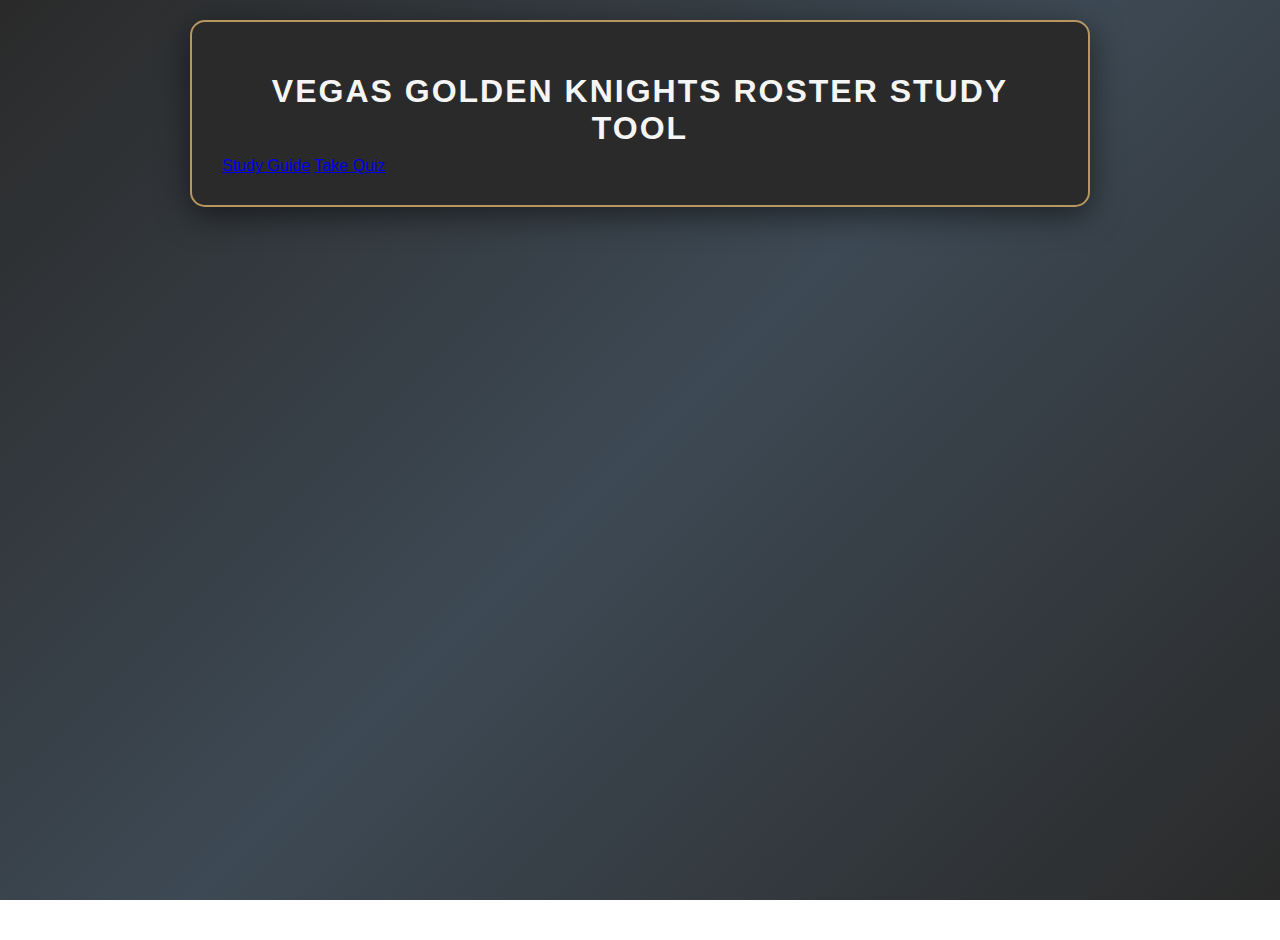
<file: index.html>
<!DOCTYPE html>
<html lang="en">
<head>
    <meta charset="UTF-8">
    <meta name="viewport" content="width=device-width, initial-scale=1.0">
    <title>VGK Roster Study Tool</title>
    <link rel="stylesheet" href="style.css">
</head>
<body>
    <div class="container">
        <h1>Vegas Golden Knights Roster Study Tool</h1>
        <div class="button-container">
            <a href="study-guide.html" class="btn">Study Guide</a>
            <a href="quiz.html" class="btn">Take Quiz</a>
        </div>
    </div>
</body>
</html>
</file>
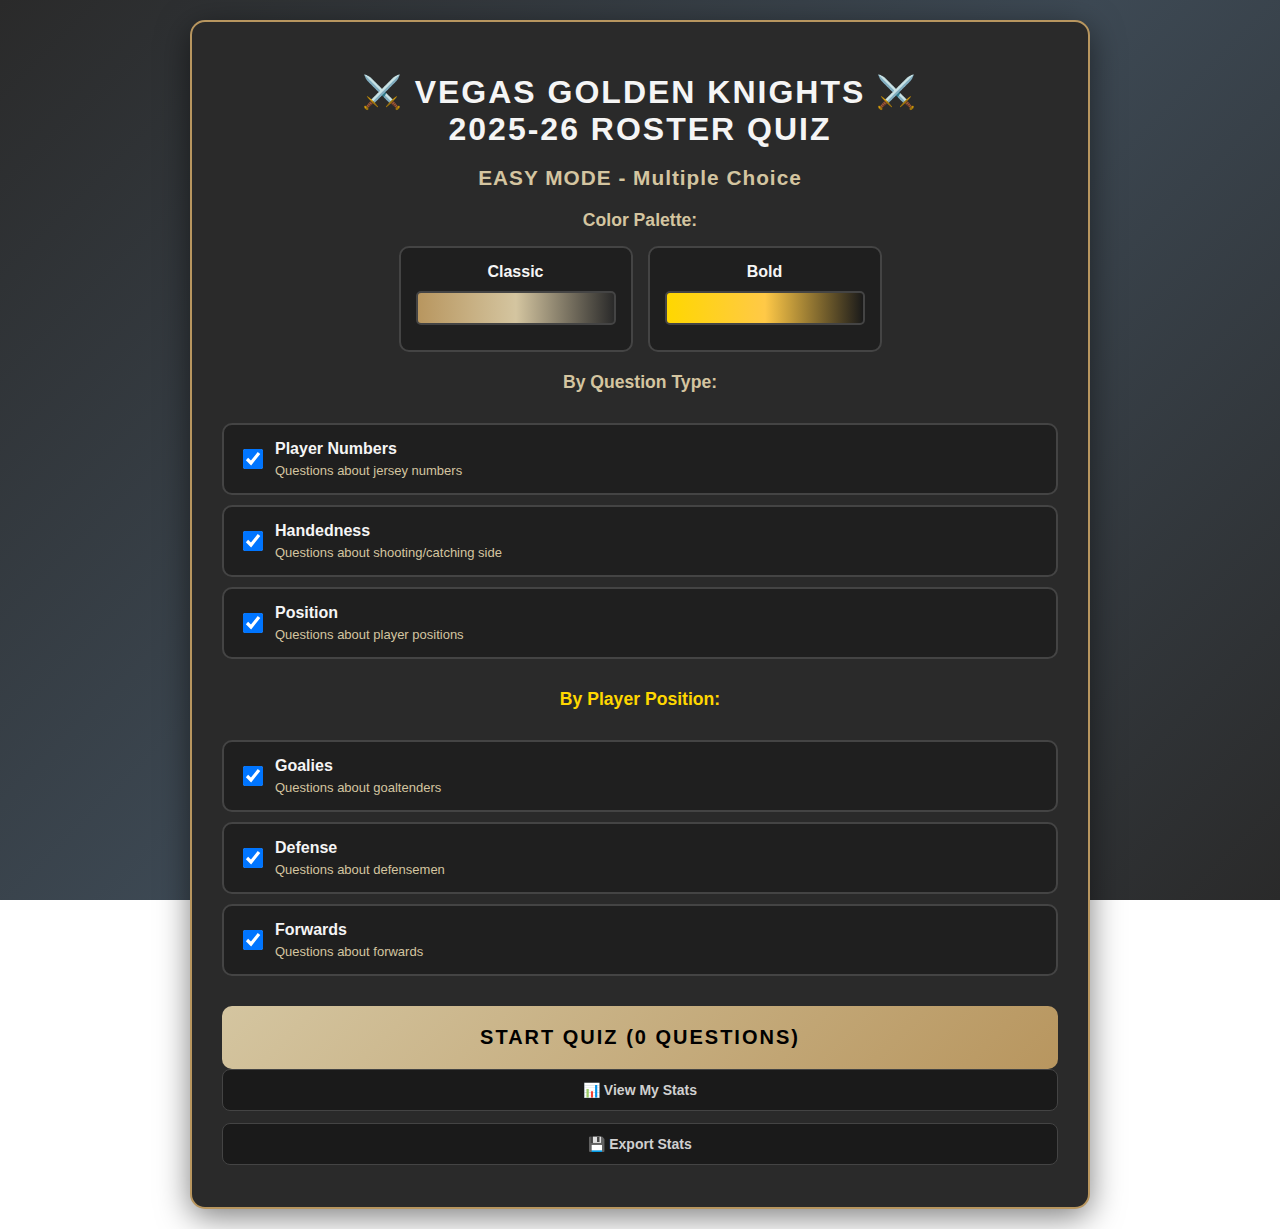
<file: 2025-26_VGK_Roster_Quiz.html>
<!DOCTYPE html>
<html lang="en">
<head>
    <meta charset="UTF-8">
    <meta name="viewport" content="width=device-width, initial-scale=1.0">
    <title>2025-26 VGK Roster Quiz - Easy Mode</title>
    <link rel="stylesheet" href="style.css">
</head>
<body>
    <div class="container">
        <h1>⚔️ VEGAS GOLDEN KNIGHTS ⚔️<br>2025-26 ROSTER QUIZ</h1>
        
        <!-- Start Screen -->
        <div class="start-screen" id="startScreen">
            <h2 style="margin-bottom: 10px;">EASY MODE - Multiple Choice</h2>

            <h3 style="margin: 20px 0 10px 0; font-size: 1.1em;">Color Palette:</h3>
            <div class="palette-selection">
                <div class="palette-option" onclick="selectPalette('classic')">
                    <input type="radio" id="palette-classic" name="palette" value="classic" checked>
                    <label for="palette-classic">
                        Classic
                        <div class="palette-preview classic-preview"></div>
                    </label>
                </div>
                <div class="palette-option" onclick="selectPalette('bold')">
                    <input type="radio" id="palette-bold" name="palette" value="bold">
                    <label for="palette-bold">
                        Bold
                        <div class="palette-preview bold-preview"></div>
                    </label>
                </div>
            </div>

            <h3 style="margin: 20px 0 10px 0; font-size: 1.1em;">By Question Type:</h3>
            <div class="category-selection">
                <div class="category-option">
                    <input type="checkbox" id="cat-numbers" checked onchange="updateStartButton()">
                    <label for="cat-numbers" onclick="toggleCategory('numbers')">
                        Player Numbers
                        <div class="category-count">Questions about jersey numbers</div>
                    </label>
                </div>

                <div class="category-option">
                    <input type="checkbox" id="cat-handedness" checked onchange="updateStartButton()">
                    <label for="cat-handedness" onclick="toggleCategory('handedness')">
                        Handedness
                        <div class="category-count">Questions about shooting/catching side</div>
                    </label>
                </div>

                <div class="category-option">
                    <input type="checkbox" id="cat-position" checked onchange="updateStartButton()">
                    <label for="cat-position" onclick="toggleCategory('position')">
                        Position
                        <div class="category-count">Questions about player positions</div>
                    </label>
                </div>
            </div>

            <h3 style="color: #FFD700; margin: 20px 0 10px 0; font-size: 1.1em;">By Player Position:</h3>
            <div class="category-selection">
                <div class="category-option">
                    <input type="checkbox" id="cat-goalies" checked onchange="updateStartButton()">
                    <label for="cat-goalies" onclick="toggleCategory('goalies')">
                        Goalies
                        <div class="category-count">Questions about goaltenders</div>
                    </label>
                </div>

                <div class="category-option">
                    <input type="checkbox" id="cat-defense" checked onchange="updateStartButton()">
                    <label for="cat-defense" onclick="toggleCategory('defense')">
                        Defense
                        <div class="category-count">Questions about defensemen</div>
                    </label>
                </div>

                <div class="category-option">
                    <input type="checkbox" id="cat-forwards" checked onchange="updateStartButton()">
                    <label for="cat-forwards" onclick="toggleCategory('forwards')">
                        Forwards
                        <div class="category-count">Questions about forwards</div>
                    </label>
                </div>
            </div>

            <button class="start-quiz-btn" id="startBtn" onclick="startQuiz()">Start Quiz</button>
            <button class="reset-btn" onclick="viewStats()">📊 View My Stats</button>
            <button class="reset-btn" onclick="exportStats()">💾 Export Stats</button>
        </div>
        
        <!-- Quiz Screen -->
        <div class="quiz-screen" id="quizScreen">
            <button class="back-btn" onclick="backToStart()">← Back to Categories</button>
            <button class="shuffle-btn" onclick="shuffleQuiz()">🔀 Shuffle Quiz</button>
            <button class="reset-btn" onclick="resetStats()">↺ Reset All Stats</button>
            <div class="progress" id="progress">Select answers then click Submit</div>
            <div class="score" id="score"></div>
            <form id="quizForm">
                <div id="questions"></div>
                <button type="submit" class="submit-btn">Submit Answers</button>
            </form>
        </div>
    </div>

    <script src="script.js"></script>
</body>
</html>
</file>
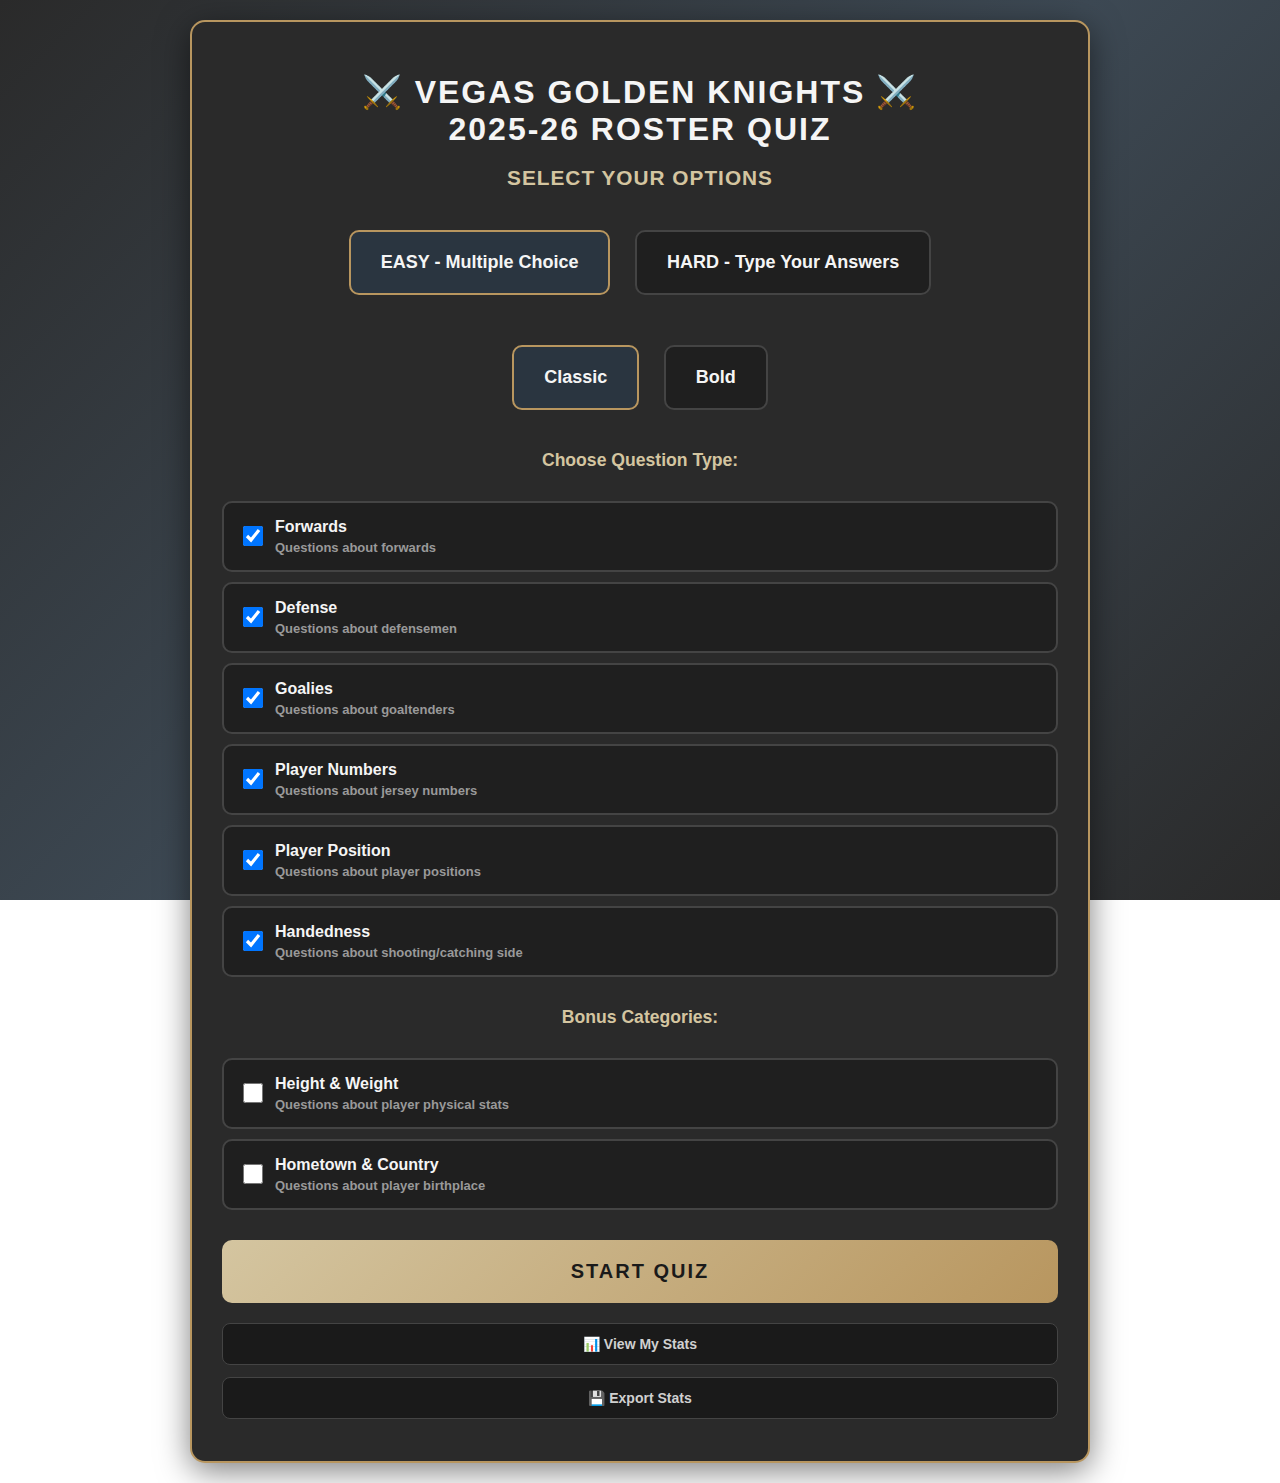
<file: 2025-26_VGK_Roster_Quiz_Combined.html>
<!DOCTYPE html>
<html lang="en">
<head>
    <meta charset="UTF-8">
    <meta name="viewport" content="width=device-width, initial-scale=1.0">
    <title>2025-26 VGK Roster Quiz</title>
    <style>
        /* Base Styles */
        body {
            font-family: 'Arial', -apple-system, BlinkMacSystemFont, sans-serif;
            max-width: 900px;
            margin: 0 auto;
            padding: 20px;
            background: linear-gradient(135deg, #2a2a2a 0%, #3d4954 50%, #2a2a2a 100%);
            background-attachment: fixed;
            min-height: 100vh;
            transition: background 0.3s;
        }

        /* Bold palette background */
        body.bold-palette {
            background: linear-gradient(135deg, #1a1a1a 0%, #333F48 50%, #1a1a1a 100%);
            font-family: 'Arial Black', Arial, sans-serif;
        }

        .container {
            background: #2a2a2a;
            padding: 30px;
            border-radius: 15px;
            box-shadow: 0 8px 32px rgba(0, 0, 0, 0.5);
            border: 2px solid #b8965f;
            transition: all 0.3s;
        }

        body.bold-palette .container {
            background: rgba(0, 0, 0, 0.85);
            border: 3px solid #FFD700;
            box-shadow: 0 8px 32px rgba(255, 215, 0, 0.3);
        }

        h1 {
            color: #f5f5f5;
            text-align: center;
            margin-bottom: 10px;
            font-size: 2em;
            text-transform: uppercase;
            letter-spacing: 2px;
            font-weight: 700;
        }

        body.bold-palette h1 {
            color: #FFD700;
            font-size: 2.5em;
            text-shadow: 2px 2px 4px rgba(0, 0, 0, 0.8);
        }

        h2 {
            color: #d4c5a0;
            text-align: center;
            margin-bottom: 20px;
            font-size: 1.3em;
            letter-spacing: 1px;
            font-weight: 600;
        }

        body.bold-palette h2 {
            color: #FFC947;
        }

        /* Start Screen Styles */
        .start-screen {
            text-align: center;
        }

        .quiz-screen {
            display: none;
        }

        .mode-selection, .palette-selection {
            margin: 30px 0;
            text-align: center;
        }

        .mode-option, .palette-option {
            display: inline-block;
            margin: 10px;
            padding: 20px 30px;
            background: #1f1f1f;
            border-radius: 10px;
            cursor: pointer;
            border: 2px solid #444;
            transition: all 0.2s;
        }

        .mode-option:hover, .palette-option:hover {
            border-color: #b8965f;
            background: #252525;
            transform: translateY(-2px);
        }

        body.bold-palette .mode-option:hover,
        body.bold-palette .palette-option:hover {
            border-color: #FFD700;
        }

        .mode-option.selected, .palette-option.selected {
            border-color: #b8965f;
            background: #2a3540;
        }

        body.bold-palette .mode-option.selected,
        body.bold-palette .palette-option.selected {
            border-color: #FFD700;
            background: #333F48;
        }

        .mode-option input[type="radio"],
        .palette-option input[type="radio"] {
            display: none;
        }

        .mode-option label, .palette-option label {
            cursor: pointer;
            color: #f5f5f5;
            font-size: 18px;
            font-weight: 600;
        }

        body.bold-palette .mode-option label,
        body.bold-palette .palette-option label {
            color: #ffffff;
        }

        .category-selection {
            margin: 30px 0;
            text-align: left;
        }

        .category-option {
            display: flex;
            align-items: center;
            padding: 15px;
            margin: 10px 0;
            background: #1f1f1f;
            border-radius: 10px;
            cursor: pointer;
            border: 2px solid #444;
            transition: all 0.2s;
        }

        .category-option:hover {
            border-color: #b8965f;
            background: #252525;
        }

        body.bold-palette .category-option:hover {
            border-color: #FFD700;
        }

        .category-option input[type="checkbox"] {
            margin-right: 12px;
            width: 20px;
            height: 20px;
            cursor: pointer;
        }

        .category-option label {
            cursor: pointer;
            font-weight: 600;
            color: #f5f5f5;
            font-size: 16px;
            flex: 1;
        }

        .category-count {
            font-size: 13px;
            color: #999;
            margin-top: 4px;
        }

        /* Question Styles */
        .question {
            margin: 20px 0;
            padding: 20px;
            background: #1f1f1f;
            border-radius: 10px;
            border-left: 4px solid #b8965f;
            box-shadow: 0 2px 8px rgba(0, 0, 0, 0.4);
        }

        body.bold-palette .question {
            background: linear-gradient(135deg, #333F48 0%, #2a3540 100%);
            border-left: 5px solid #FFD700;
        }

        .question-text {
            font-size: 17px;
            font-weight: 600;
            margin-bottom: 15px;
            color: #f5f5f5;
            line-height: 1.5;
        }

        body.bold-palette .question-text {
            font-size: 18px;
            font-weight: bold;
            color: #ffffff;
        }

        /* Multiple Choice Styles */
        .options {
            display: flex;
            gap: 10px;
            margin-top: 10px;
        }

        .option-btn {
            flex: 1;
            padding: 15px;
            font-size: 15px;
            font-weight: 600;
            border: 2px solid #555;
            border-radius: 8px;
            background: #f5f5f5;
            color: #1a1a1a;
            cursor: pointer;
            transition: all 0.2s;
        }

        .option-btn:hover {
            border-color: #b8965f;
            background: #ffffff;
            transform: translateY(-2px);
            box-shadow: 0 4px 12px rgba(184, 150, 95, 0.3);
        }

        body.bold-palette .option-btn:hover {
            border-color: #FFD700;
            box-shadow: 0 4px 12px rgba(255, 215, 0, 0.3);
        }

        .option-btn.selected {
            background: #d4c5a0;
            border-color: #b8965f;
            color: #1a1a1a;
        }

        body.bold-palette .option-btn.selected {
            background: #FFD700;
            border-color: #FFC947;
        }

        .option-btn.correct {
            background: #81c784;
            border-color: #4CAF50;
            color: #1a1a1a;
        }

        .option-btn.incorrect {
            background: #e57373;
            border-color: #f44336;
            color: #1a1a1a;
        }

        /* Text Input Styles */
        input[type="text"] {
            width: 100%;
            padding: 12px;
            font-size: 15px;
            border: 2px solid #555;
            border-radius: 8px;
            box-sizing: border-box;
            background: #f5f5f5;
            color: #1a1a1a;
            transition: all 0.2s;
            font-weight: 500;
        }

        input[type="text"]:focus {
            outline: none;
            border-color: #b8965f;
            box-shadow: 0 0 10px rgba(184, 150, 95, 0.3);
            background: white;
        }

        body.bold-palette input[type="text"] {
            border: 2px solid #FFD700;
            background: rgba(255, 255, 255, 0.95);
        }

        body.bold-palette input[type="text"]:focus {
            border-color: #FFC947;
            box-shadow: 0 0 10px rgba(255, 215, 0, 0.5);
        }

        .input-row {
            display: flex;
            gap: 10px;
            align-items: flex-start;
        }

        .input-row input {
            flex: 1;
        }

        /* Feedback Styles */
        .feedback {
            margin-top: 10px;
            padding: 12px;
            border-radius: 8px;
            display: none;
            font-weight: 600;
            font-size: 15px;
        }

        .feedback.correct {
            background: #2e5930;
            color: #a5d6a7;
            border: 2px solid #4CAF50;
        }

        body.bold-palette .feedback.correct {
            background: rgba(76, 175, 80, 0.2);
            color: #4CAF50;
        }

        .feedback.incorrect {
            background: #5a2e2e;
            color: #ef9a9a;
            border: 2px solid #f44336;
        }

        body.bold-palette .feedback.incorrect {
            background: rgba(244, 67, 54, 0.2);
            color: #f44336;
        }

        /* Button Styles */
        .start-quiz-btn {
            display: block;
            width: 100%;
            padding: 20px;
            font-size: 20px;
            font-weight: 700;
            color: #1a1a1a;
            background: linear-gradient(135deg, #d4c5a0 0%, #b8965f 100%);
            border: none;
            border-radius: 10px;
            cursor: pointer;
            margin-top: 20px;
            text-transform: uppercase;
            letter-spacing: 2px;
            transition: all 0.2s;
        }

        .start-quiz-btn:hover {
            background: linear-gradient(135deg, #e0d3b3 0%, #c7a66f 100%);
            transform: translateY(-2px);
        }

        body.bold-palette .start-quiz-btn {
            background: linear-gradient(135deg, #FFD700 0%, #FFC947 100%);
            color: #000000;
        }

        body.bold-palette .start-quiz-btn:hover {
            background: linear-gradient(135deg, #FFC947 0%, #d4c46a 100%);
        }

        .submit-btn {
            display: block;
            width: 100%;
            padding: 18px;
            font-size: 18px;
            font-weight: 700;
            color: #1a1a1a;
            background: linear-gradient(135deg, #d4c5a0 0%, #b8965f 100%);
            border: none;
            border-radius: 10px;
            cursor: pointer;
            margin-top: 30px;
            text-transform: uppercase;
            letter-spacing: 1px;
            box-shadow: 0 4px 12px rgba(0, 0, 0, 0.4);
            transition: all 0.2s;
        }

        .submit-btn:hover {
            background: linear-gradient(135deg, #e0d3b3 0%, #c7a66f 100%);
            transform: translateY(-2px);
            box-shadow: 0 6px 16px rgba(0, 0, 0, 0.5);
        }

        body.bold-palette .submit-btn {
            background: linear-gradient(135deg, #FFD700 0%, #FFC947 100%);
            color: #000000;
        }

        body.bold-palette .submit-btn:hover {
            background: linear-gradient(135deg, #FFC947 0%, #d4c46a 100%);
        }

        .shuffle-btn, .back-btn {
            display: block;
            width: 100%;
            padding: 15px;
            font-size: 16px;
            font-weight: 600;
            color: #f5f5f5;
            background: #3d4954;
            border: 2px solid #555;
            border-radius: 10px;
            cursor: pointer;
            margin-bottom: 12px;
            text-transform: uppercase;
            letter-spacing: 1px;
            transition: all 0.2s;
        }

        .shuffle-btn:hover, .back-btn:hover {
            background: #4a5866;
            border-color: #b8965f;
            transform: translateY(-2px);
        }

        body.bold-palette .shuffle-btn,
        body.bold-palette .back-btn {
            background: linear-gradient(135deg, #333F48 0%, #4a5866 100%);
            border: 2px solid #FFD700;
            color: #ffffff;
        }

        body.bold-palette .shuffle-btn:hover,
        body.bold-palette .back-btn:hover {
            background: linear-gradient(135deg, #4a5866 0%, #5a6876 100%);
        }

        .reset-btn {
            display: block;
            width: 100%;
            padding: 12px;
            font-size: 14px;
            font-weight: 600;
            color: #d0d0d0;
            background: #1a1a1a;
            border: 1px solid #444;
            border-radius: 8px;
            cursor: pointer;
            margin-bottom: 12px;
            transition: all 0.2s;
        }

        .reset-btn:hover {
            background: #2a2a2a;
            border-color: #666;
        }

        body.bold-palette .reset-btn {
            background: rgba(158, 158, 158, 0.3);
            border: 1px solid #9E9E9E;
            color: #ffffff;
        }

        body.bold-palette .reset-btn:hover {
            background: rgba(117, 117, 117, 0.5);
        }

        .check-btn {
            padding: 10px 18px;
            font-size: 14px;
            font-weight: 600;
            color: #1a1a1a;
            background: linear-gradient(135deg, #d4c5a0 0%, #b8965f 100%);
            border: none;
            border-radius: 8px;
            cursor: pointer;
            margin-top: 10px;
            transition: all 0.2s;
        }

        .check-btn:hover {
            background: linear-gradient(135deg, #e0d3b3 0%, #c7a66f 100%);
            transform: translateY(-1px);
        }

        body.bold-palette .check-btn {
            background: linear-gradient(135deg, #FFD700 0%, #FFC947 100%);
            color: #000000;
        }

        body.bold-palette .check-btn:hover {
            background: linear-gradient(135deg, #FFC947 0%, #d4c46a 100%);
        }

        /* Score and Progress */
        .score {
            text-align: center;
            font-size: 26px;
            font-weight: 700;
            margin: 20px 0;
            padding: 25px;
            background: linear-gradient(135deg, #d4c5a0 0%, #b8965f 100%);
            border-radius: 10px;
            display: none;
            color: #1a1a1a;
            text-transform: uppercase;
            letter-spacing: 2px;
            box-shadow: 0 4px 12px rgba(0, 0, 0, 0.4);
        }

        body.bold-palette .score {
            background: linear-gradient(135deg, #FFD700 0%, #FFC947 100%);
            color: #000000;
            font-size: 28px;
        }

        .progress {
            text-align: center;
            color: #d4c5a0;
            margin-bottom: 20px;
            font-size: 15px;
            font-weight: 600;
        }

        body.bold-palette .progress {
            color: #FFC947;
            font-size: 16px;
        }

        .status-badge {
            display: inline-block;
            padding: 4px 10px;
            border-radius: 5px;
            font-size: 11px;
            font-weight: 700;
            margin-left: 10px;
            text-transform: uppercase;
            letter-spacing: 0.5px;
        }

        .status-wrong {
            background: #5a2e2e;
            color: #ef9a9a;
            border: 1px solid #f44336;
        }

        body.bold-palette .status-wrong {
            background: rgba(244, 67, 54, 0.3);
            color: #ff6b6b;
        }

        .status-correct {
            background: #2e5930;
            color: #a5d6a7;
            border: 1px solid #4CAF50;
        }

        body.bold-palette .status-correct {
            background: rgba(76, 175, 80, 0.3);
            color: #81c784;
        }
    </style>
</head>
<body>
    <div class="container">
        <h1>⚔️ VEGAS GOLDEN KNIGHTS ⚔️<br><span id="seasonYear">2025-26</span> ROSTER QUIZ</h1>

        <!-- Start Screen -->
        <div class="start-screen" id="startScreen">
            <h2 style="margin-bottom: 10px;">SELECT YOUR OPTIONS</h2>

            <div class="mode-selection">
                <div class="mode-option selected" onclick="selectMode('easy')">
                    <input type="radio" id="mode-easy" name="mode" value="easy" checked>
                    <label for="mode-easy">EASY - Multiple Choice</label>
                </div>
                <div class="mode-option" onclick="selectMode('hard')">
                    <input type="radio" id="mode-hard" name="mode" value="hard">
                    <label for="mode-hard">HARD - Type Your Answers</label>
                </div>
            </div>

            <div class="palette-selection">
                <div class="palette-option selected" onclick="selectPalette('classic')">
                    <input type="radio" id="palette-classic" name="palette" value="classic" checked>
                    <label for="palette-classic">Classic</label>
                </div>
                <div class="palette-option" onclick="selectPalette('bold')">
                    <input type="radio" id="palette-bold" name="palette" value="bold">
                    <label for="palette-bold">Bold</label>
                </div>
            </div>

            <h3 style="margin: 20px 0 10px 0; font-size: 1.1em; color: #d4c5a0;">Choose Question Type:</h3>
            <div class="category-selection">
                <div class="category-option">
                    <input type="checkbox" id="cat-forwards" checked onchange="updateStartButton()">
                    <label for="cat-forwards" onclick="toggleCategory('forwards')">
                        Forwards
                        <div class="category-count">Questions about forwards</div>
                    </label>
                </div>

                <div class="category-option">
                    <input type="checkbox" id="cat-defense" checked onchange="updateStartButton()">
                    <label for="cat-defense" onclick="toggleCategory('defense')">
                        Defense
                        <div class="category-count">Questions about defensemen</div>
                    </label>
                </div>

                <div class="category-option">
                    <input type="checkbox" id="cat-goalies" checked onchange="updateStartButton()">
                    <label for="cat-goalies" onclick="toggleCategory('goalies')">
                        Goalies
                        <div class="category-count">Questions about goaltenders</div>
                    </label>
                </div>

                <div class="category-option">
                    <input type="checkbox" id="cat-numbers" checked onchange="updateStartButton()">
                    <label for="cat-numbers" onclick="toggleCategory('numbers')">
                        Player Numbers
                        <div class="category-count">Questions about jersey numbers</div>
                    </label>
                </div>

                <div class="category-option">
                    <input type="checkbox" id="cat-position" checked onchange="updateStartButton()">
                    <label for="cat-position" onclick="toggleCategory('position')">
                        Player Position
                        <div class="category-count">Questions about player positions</div>
                    </label>
                </div>

                <div class="category-option">
                    <input type="checkbox" id="cat-handedness" checked onchange="updateStartButton()">
                    <label for="cat-handedness" onclick="toggleCategory('handedness')">
                        Handedness
                        <div class="category-count">Questions about shooting/catching side</div>
                    </label>
                </div>
            </div>

            <h3 style="margin: 20px 0 10px 0; font-size: 1.1em; color: #d4c5a0;">Bonus Categories:</h3>
            <div class="category-selection">
                <div class="category-option">
                    <input type="checkbox" id="cat-physical" onchange="updateStartButton()">
                    <label for="cat-physical" onclick="toggleCategory('physical')">
                        Height & Weight
                        <div class="category-count">Questions about player physical stats</div>
                    </label>
                </div>

                <div class="category-option">
                    <input type="checkbox" id="cat-hometown" onchange="updateStartButton()">
                    <label for="cat-hometown" onclick="toggleCategory('hometown')">
                        Hometown & Country
                        <div class="category-count">Questions about player birthplace</div>
                    </label>
                </div>
            </div>

            <button class="start-quiz-btn" id="startBtn" onclick="startQuiz()">Start Quiz</button>
            <button class="reset-btn" onclick="viewStats()" style="margin-top: 20px;">📊 View My Stats</button>
            <button class="reset-btn" onclick="exportStats()">💾 Export Stats</button>
        </div>

        <!-- Quiz Screen -->
        <div class="quiz-screen" id="quizScreen">
            <button class="back-btn" onclick="backToStart()">← Back to Options</button>
            <button class="shuffle-btn" onclick="shuffleQuiz()">🔀 Shuffle Quiz</button>
            <button class="reset-btn" onclick="resetStats()">↺ Reset All Stats</button>
            <div class="progress" id="progress">Select answers then click Submit</div>
            <div class="score" id="score"></div>
            <form id="quizForm">
                <div id="questions"></div>
                <button type="submit" class="submit-btn">Submit Answers</button>
            </form>
        </div>
    </div>

    <script>
        // API Configuration
        const API_URL = 'https://api-web.nhle.com/v1/roster/VGK/20252026';
        let rosterData = null;
        let apiLoaded = false;

        // Extract and format season year from API URL
        function updateSeasonYear() {
            const seasonMatch = API_URL.match(/\/(\d{8})$/);
            if (seasonMatch) {
                const seasonCode = seasonMatch[1]; // e.g., "20252026"
                const startYear = seasonCode.substring(0, 4); // "2025"
                const endYear = seasonCode.substring(6, 8); // "26"
                const formattedSeason = `${startYear}-${endYear}`;
                document.getElementById('seasonYear').textContent = formattedSeason;
            }
        }

        // Fetch roster data from NHL API
        async function fetchRosterData() {
            try {
                const response = await fetch(API_URL);
                if (!response.ok) {
                    throw new Error('Failed to fetch roster data');
                }
                rosterData = await response.json();
                apiLoaded = true;
                console.log('Live roster data loaded successfully');

                // Update season year in title
                updateSeasonYear();

                // Generate questions from API data
                generateQuestionsFromAPI();
            } catch (error) {
                console.error('Error fetching roster data:', error);
                console.log('Using fallback static data');
                apiLoaded = false;
            }
        }

        // Generate questions dynamically from API data
        function generateQuestionsFromAPI() {
            if (!rosterData) return;

            // Clear existing questions
            easyQuestions.length = 0;
            hardQuestions.length = 0;

            // Helper function to get a random other player from array
            function getOtherPlayer(arr, currentIdx) {
                if (arr.length < 2) return arr[0];
                let otherIdx;
                do {
                    otherIdx = Math.floor(Math.random() * arr.length);
                } while (otherIdx === currentIdx);
                return arr[otherIdx];
            }

            // Process goalies - ONE question of EACH type per player
            if (rosterData.goalies && rosterData.goalies.length > 0) {
                rosterData.goalies.forEach((goalie, idx, arr) => {
                    const name = `${goalie.firstName.default} ${goalie.lastName.default}`;
                    const lastName = goalie.lastName.default;
                    const number = goalie.sweaterNumber.toString();
                    const hand = goalie.shootsCatches === 'L' ? 'Left' : 'Right';
                    const heightInches = goalie.heightInInches || 0;
                    const weightPounds = goalie.weightInPounds || 0;
                    const birthCity = goalie.birthCity?.default || 'Unknown';
                    const birthCountry = goalie.birthCountry || 'Unknown';

                    // Get another goalie for wrong answers
                    const otherGoalie = getOtherPlayer(arr, idx);
                    const otherNumber = otherGoalie.sweaterNumber.toString();
                    const otherName = `${otherGoalie.firstName.default} ${otherGoalie.lastName.default}`;
                    const otherHeight = otherGoalie.heightInInches || 0;
                    const otherWeight = otherGoalie.weightInPounds || 0;
                    const otherCity = otherGoalie.birthCity?.default || 'Unknown';
                    const otherCountry = otherGoalie.birthCountry || 'Unknown';

                    // EASY MODE - One question of each type
                    // Numbers questions (2 types)
                    easyQuestions.push({q: `What # does ${name} wear?`, correct: number, wrong: otherNumber, cat: "goalies", type: "numbers"});
                    easyQuestions.push({q: `Who wears #${number}?`, correct: name, wrong: otherName, cat: "goalies", type: "numbers"});

                    // Handedness question
                    easyQuestions.push({q: `Which hand does ${name} catch with?`, correct: hand, wrong: hand === 'Left' ? 'Right' : 'Left', cat: "goalies", type: "handedness"});

                    // Position question
                    easyQuestions.push({q: `What position does ${name} play?`, correct: "G", wrong: "F", cat: "goalies", type: "position"});

                    // Physical stats questions
                    if (heightInches > 0) {
                        easyQuestions.push({q: `How tall is ${name}?`, correct: `${Math.floor(heightInches/12)}'${heightInches%12}"`, wrong: `${Math.floor(otherHeight/12)}'${otherHeight%12}"`, cat: "goalies", type: "physical"});
                    }
                    if (weightPounds > 0) {
                        easyQuestions.push({q: `How much does ${lastName} weigh?`, correct: `${weightPounds} lbs`, wrong: `${otherWeight} lbs`, cat: "goalies", type: "physical"});
                    }

                    // Hometown questions
                    if (birthCity !== 'Unknown') {
                        easyQuestions.push({q: `What city is ${lastName} from?`, correct: birthCity, wrong: otherCity, cat: "goalies", type: "hometown"});
                    }
                    if (birthCountry !== 'Unknown') {
                        easyQuestions.push({q: `What country is ${name} from?`, correct: birthCountry, wrong: otherCountry, cat: "goalies", type: "hometown"});
                    }

                    // HARD MODE - One question of each type
                    // Numbers questions (2 types)
                    hardQuestions.push({q: `What # does ${name} wear?`, a: [number], cat: "goalies", type: "numbers"});
                    hardQuestions.push({q: `Who wears #${number}?`, a: [name.toLowerCase(), lastName.toLowerCase()], cat: "goalies", type: "numbers"});

                    // Handedness question
                    hardQuestions.push({q: `Which hand does ${name} catch with?`, a: [hand.toLowerCase(), hand[0].toLowerCase()], cat: "goalies", type: "handedness"});

                    // Position question
                    hardQuestions.push({q: `What position does ${name} play?`, a: ["g", "goalie", "goaltender"], cat: "goalies", type: "position"});

                    // Physical stats questions
                    if (heightInches > 0) {
                        const feet = Math.floor(heightInches/12);
                        const inches = heightInches%12;
                        hardQuestions.push({q: `How tall is ${name}?`, a: [`${feet}'${inches}"`, `${feet} ${inches}`, `${feet}${inches}`, `${feet}'${inches}`, `${feet}ft ${inches}in`], cat: "goalies", type: "physical"});
                    }
                    if (weightPounds > 0) {
                        hardQuestions.push({q: `How much does ${lastName} weigh?`, a: [`${weightPounds}`, `${weightPounds} lbs`, `${weightPounds}lbs`], cat: "goalies", type: "physical"});
                    }

                    // Hometown questions
                    if (birthCity !== 'Unknown') {
                        hardQuestions.push({q: `What city is ${lastName} from?`, a: [birthCity.toLowerCase()], cat: "goalies", type: "hometown"});
                    }
                    if (birthCountry !== 'Unknown') {
                        hardQuestions.push({q: `What country is ${name} from?`, a: [birthCountry.toLowerCase()], cat: "goalies", type: "hometown"});
                    }
                });
            }

            // Process defensemen - ONE question of EACH type per player
            if (rosterData.defensemen && rosterData.defensemen.length > 0) {
                rosterData.defensemen.forEach((player, idx, arr) => {
                    const name = `${player.firstName.default} ${player.lastName.default}`;
                    const lastName = player.lastName.default;
                    const number = player.sweaterNumber.toString();
                    const hand = player.shootsCatches === 'L' ? 'Left' : 'Right';
                    const heightInches = player.heightInInches || 0;
                    const weightPounds = player.weightInPounds || 0;
                    const birthCity = player.birthCity?.default || 'Unknown';
                    const birthCountry = player.birthCountry || 'Unknown';

                    const otherPlayer = getOtherPlayer(arr, idx);
                    const otherNumber = otherPlayer.sweaterNumber.toString();
                    const otherName = `${otherPlayer.firstName.default} ${otherPlayer.lastName.default}`;
                    const otherHeight = otherPlayer.heightInInches || 0;
                    const otherWeight = otherPlayer.weightInPounds || 0;
                    const otherCity = otherPlayer.birthCity?.default || 'Unknown';
                    const otherCountry = otherPlayer.birthCountry || 'Unknown';

                    // EASY MODE - One question of each type
                    // Numbers questions (2 types)
                    easyQuestions.push({q: `What # does ${name} wear?`, correct: number, wrong: otherNumber, cat: "defense", type: "numbers"});
                    easyQuestions.push({q: `Who wears #${number}?`, correct: name, wrong: otherName, cat: "defense", type: "numbers"});

                    // Handedness question
                    easyQuestions.push({q: `Which hand does ${lastName} shoot?`, correct: hand, wrong: hand === 'Left' ? 'Right' : 'Left', cat: "defense", type: "handedness"});

                    // Position question
                    easyQuestions.push({q: `What position does ${name} play?`, correct: "D", wrong: "F", cat: "defense", type: "position"});

                    // Physical stats questions
                    if (heightInches > 0) {
                        easyQuestions.push({q: `How tall is ${name}?`, correct: `${Math.floor(heightInches/12)}'${heightInches%12}"`, wrong: `${Math.floor(otherHeight/12)}'${otherHeight%12}"`, cat: "defense", type: "physical"});
                    }
                    if (weightPounds > 0) {
                        easyQuestions.push({q: `How much does ${lastName} weigh?`, correct: `${weightPounds} lbs`, wrong: `${otherWeight} lbs`, cat: "defense", type: "physical"});
                    }

                    // Hometown questions
                    if (birthCity !== 'Unknown') {
                        easyQuestions.push({q: `What city is ${lastName} from?`, correct: birthCity, wrong: otherCity, cat: "defense", type: "hometown"});
                    }
                    if (birthCountry !== 'Unknown') {
                        easyQuestions.push({q: `What country is ${name} from?`, correct: birthCountry, wrong: otherCountry, cat: "defense", type: "hometown"});
                    }

                    // HARD MODE - One question of each type
                    // Numbers questions (2 types)
                    hardQuestions.push({q: `What # does ${name} wear?`, a: [number], cat: "defense", type: "numbers"});
                    hardQuestions.push({q: `Who wears #${number}?`, a: [name.toLowerCase(), lastName.toLowerCase()], cat: "defense", type: "numbers"});

                    // Handedness question
                    hardQuestions.push({q: `Which hand does ${lastName} shoot?`, a: [hand.toLowerCase(), hand[0].toLowerCase()], cat: "defense", type: "handedness"});

                    // Position question
                    hardQuestions.push({q: `What position does ${name} play?`, a: ["d", "defense", "defenseman"], cat: "defense", type: "position"});

                    // Physical stats questions
                    if (heightInches > 0) {
                        const feet = Math.floor(heightInches/12);
                        const inches = heightInches%12;
                        hardQuestions.push({q: `How tall is ${name}?`, a: [`${feet}'${inches}"`, `${feet} ${inches}`, `${feet}${inches}`, `${feet}'${inches}`, `${feet}ft ${inches}in`], cat: "defense", type: "physical"});
                    }
                    if (weightPounds > 0) {
                        hardQuestions.push({q: `How much does ${lastName} weigh?`, a: [`${weightPounds}`, `${weightPounds} lbs`, `${weightPounds}lbs`], cat: "defense", type: "physical"});
                    }

                    // Hometown questions
                    if (birthCity !== 'Unknown') {
                        hardQuestions.push({q: `What city is ${lastName} from?`, a: [birthCity.toLowerCase()], cat: "defense", type: "hometown"});
                    }
                    if (birthCountry !== 'Unknown') {
                        hardQuestions.push({q: `What country is ${name} from?`, a: [birthCountry.toLowerCase()], cat: "defense", type: "hometown"});
                    }
                });
            }

            // Process forwards - ONE question of EACH type per player
            if (rosterData.forwards && rosterData.forwards.length > 0) {
                rosterData.forwards.forEach((player, idx, arr) => {
                    const name = `${player.firstName.default} ${player.lastName.default}`;
                    const lastName = player.lastName.default;
                    const number = player.sweaterNumber.toString();
                    const hand = player.shootsCatches === 'L' ? 'Left' : 'Right';
                    const heightInches = player.heightInInches || 0;
                    const weightPounds = player.weightInPounds || 0;
                    const birthCity = player.birthCity?.default || 'Unknown';
                    const birthCountry = player.birthCountry || 'Unknown';

                    const otherPlayer = getOtherPlayer(arr, idx);
                    const otherNumber = otherPlayer.sweaterNumber.toString();
                    const otherName = `${otherPlayer.firstName.default} ${otherPlayer.lastName.default}`;
                    const otherHeight = otherPlayer.heightInInches || 0;
                    const otherWeight = otherPlayer.weightInPounds || 0;
                    const otherCity = otherPlayer.birthCity?.default || 'Unknown';
                    const otherCountry = otherPlayer.birthCountry || 'Unknown';

                    // EASY MODE - One question of each type
                    // Numbers questions (2 types)
                    easyQuestions.push({q: `What # does ${name} wear?`, correct: number, wrong: otherNumber, cat: "forwards", type: "numbers"});
                    easyQuestions.push({q: `Who wears #${number}?`, correct: name, wrong: otherName, cat: "forwards", type: "numbers"});

                    // Handedness question
                    easyQuestions.push({q: `Which hand does ${lastName} shoot?`, correct: hand, wrong: hand === 'Left' ? 'Right' : 'Left', cat: "forwards", type: "handedness"});

                    // Position question
                    easyQuestions.push({q: `What position is ${lastName}?`, correct: "F", wrong: "D", cat: "forwards", type: "position"});

                    // Physical stats questions
                    if (heightInches > 0) {
                        easyQuestions.push({q: `How tall is ${name}?`, correct: `${Math.floor(heightInches/12)}'${heightInches%12}"`, wrong: `${Math.floor(otherHeight/12)}'${otherHeight%12}"`, cat: "forwards", type: "physical"});
                    }
                    if (weightPounds > 0) {
                        easyQuestions.push({q: `How much does ${lastName} weigh?`, correct: `${weightPounds} lbs`, wrong: `${otherWeight} lbs`, cat: "forwards", type: "physical"});
                    }

                    // Hometown questions
                    if (birthCity !== 'Unknown') {
                        easyQuestions.push({q: `What city is ${lastName} from?`, correct: birthCity, wrong: otherCity, cat: "forwards", type: "hometown"});
                    }
                    if (birthCountry !== 'Unknown') {
                        easyQuestions.push({q: `What country is ${name} from?`, correct: birthCountry, wrong: otherCountry, cat: "forwards", type: "hometown"});
                    }

                    // HARD MODE - One question of each type
                    // Numbers questions (2 types)
                    hardQuestions.push({q: `What # does ${name} wear?`, a: [number], cat: "forwards", type: "numbers"});
                    hardQuestions.push({q: `Who wears #${number}?`, a: [name.toLowerCase(), lastName.toLowerCase()], cat: "forwards", type: "numbers"});

                    // Handedness question
                    hardQuestions.push({q: `Which hand does ${lastName} shoot?`, a: [hand.toLowerCase(), hand[0].toLowerCase()], cat: "forwards", type: "handedness"});

                    // Position question
                    hardQuestions.push({q: `What position is ${lastName}?`, a: ["f", "forward", "forwards"], cat: "forwards", type: "position"});

                    // Physical stats questions
                    if (heightInches > 0) {
                        const feet = Math.floor(heightInches/12);
                        const inches = heightInches%12;
                        hardQuestions.push({q: `How tall is ${name}?`, a: [`${feet}'${inches}"`, `${feet} ${inches}`, `${feet}${inches}`, `${feet}'${inches}`, `${feet}ft ${inches}in`], cat: "forwards", type: "physical"});
                    }
                    if (weightPounds > 0) {
                        hardQuestions.push({q: `How much does ${lastName} weigh?`, a: [`${weightPounds}`, `${weightPounds} lbs`, `${weightPounds}lbs`], cat: "forwards", type: "physical"});
                    }

                    // Hometown questions
                    if (birthCity !== 'Unknown') {
                        hardQuestions.push({q: `What city is ${lastName} from?`, a: [birthCity.toLowerCase()], cat: "forwards", type: "hometown"});
                    }
                    if (birthCountry !== 'Unknown') {
                        hardQuestions.push({q: `What country is ${name} from?`, a: [birthCountry.toLowerCase()], cat: "forwards", type: "hometown"});
                    }
                });
            }

            console.log(`Generated ${easyQuestions.length} easy questions and ${hardQuestions.length} hard questions from live roster data`);
            console.log(`Roster: ${rosterData.goalies?.length || 0} goalies, ${rosterData.defensemen?.length || 0} defensemen, ${rosterData.forwards?.length || 0} forwards`);
        }

        // Initialize empty question arrays - will be populated by API
        let easyQuestions = [];
        let hardQuestions = [];

        // Load roster data when page loads
        fetchRosterData();

        // OLD Fallback static questions - REMOVED to ensure only live API data is used
        // const easyQuestions = [
            // Goalies
            {q: "What # does Adin Hill wear?", correct: "33", wrong: "40", cat: "goalies", type: "numbers"},
            {q: "What # does Akira Schmid wear?", correct: "40", wrong: "33", cat: "goalies", type: "numbers"},
            {q: "Which hand do both goalies catch with?", correct: "Left", wrong: "Right", cat: "goalies", type: "handedness"},
            {q: "Who wears #33?", correct: "Adin Hill", wrong: "Akira Schmid", cat: "goalies", type: "numbers"},
            {q: "Who wears #40?", correct: "Akira Schmid", wrong: "Adin Hill", cat: "goalies", type: "numbers"},
            {q: "What position does Adin Hill play?", correct: "G", wrong: "F", cat: "goalies", type: "position"},
            {q: "What position does Akira Schmid play?", correct: "G", wrong: "D", cat: "goalies", type: "position"},
            {q: "Which hand does Adin Hill catch with?", correct: "Left", wrong: "Right", cat: "goalies", type: "handedness"},
            {q: "Which hand does Akira Schmid catch with?", correct: "Left", wrong: "Right", cat: "goalies", type: "handedness"},

            // Defense
            {q: "What # does Zach Whitecloud wear?", correct: "2", wrong: "3", cat: "defense", type: "numbers"},
            {q: "What # does Brayden McNabb wear?", correct: "3", wrong: "2", cat: "defense", type: "numbers"},
            {q: "What # does Jeremy Lauzon wear?", correct: "5", wrong: "6", cat: "defense", type: "numbers"},
            {q: "What # does Kaedan Korczak wear?", correct: "6", wrong: "5", cat: "defense", type: "numbers"},
            {q: "What # does Noah Hanifin wear?", correct: "15", wrong: "17", cat: "defense", type: "numbers"},
            {q: "What # does Ben Hutton wear?", correct: "17", wrong: "15", cat: "defense", type: "numbers"},
            {q: "What # does Shea Theodore wear?", correct: "27", wrong: "15", cat: "defense", type: "numbers"},
            {q: "Who wears #2?", correct: "Zach Whitecloud", wrong: "Brayden McNabb", cat: "defense", type: "numbers"},
            {q: "Who wears #3?", correct: "Brayden McNabb", wrong: "Jeremy Lauzon", cat: "defense", type: "numbers"},
            {q: "Who wears #5?", correct: "Jeremy Lauzon", wrong: "Kaedan Korczak", cat: "defense", type: "numbers"},
            {q: "Who wears #6?", correct: "Kaedan Korczak", wrong: "Noah Hanifin", cat: "defense", type: "numbers"},
            {q: "Who wears #15?", correct: "Noah Hanifin", wrong: "Ben Hutton", cat: "defense", type: "numbers"},
            {q: "Who wears #17?", correct: "Ben Hutton", wrong: "Shea Theodore", cat: "defense", type: "numbers"},
            {q: "Who wears #27?", correct: "Shea Theodore", wrong: "Noah Hanifin", cat: "defense", type: "numbers"},
            {q: "Which hand does Whitecloud shoot?", correct: "Right", wrong: "Left", cat: "defense", type: "handedness"},
            {q: "Which hand does McNabb shoot?", correct: "Left", wrong: "Right", cat: "defense", type: "handedness"},
            {q: "Which hand does Lauzon shoot?", correct: "Left", wrong: "Right", cat: "defense", type: "handedness"},
            {q: "Which hand does Korczak shoot?", correct: "Right", wrong: "Left", cat: "defense", type: "handedness"},
            {q: "Which hand does Hanifin shoot?", correct: "Left", wrong: "Right", cat: "defense", type: "handedness"},
            {q: "Which hand does Hutton shoot?", correct: "Left", wrong: "Right", cat: "defense", type: "handedness"},
            {q: "Which hand does Theodore shoot?", correct: "Left", wrong: "Right", cat: "defense", type: "handedness"},
            {q: "How many defensemen shoot right?", correct: "2", wrong: "3", cat: "defense", type: "handedness"},
            {q: "How many defensemen shoot left?", correct: "5", wrong: "4", cat: "defense", type: "handedness"},

            // Forwards
            {q: "What # does Tanner Pearson wear?", correct: "70", wrong: "71", cat: "forwards", type: "numbers"},
            {q: "What # does William Karlsson wear?", correct: "71", wrong: "70", cat: "forwards", type: "numbers"},
            {q: "What # does Ivan Barbashev wear?", correct: "49", wrong: "19", cat: "forwards", type: "numbers"},
            {q: "What # does Brett Howden wear?", correct: "21", wrong: "19", cat: "forwards", type: "numbers"},
            {q: "What # does Nicolas Roy wear?", correct: "10", wrong: "19", cat: "forwards", type: "numbers"},
            {q: "What # does Pavel Dorofeyev wear?", correct: "16", wrong: "19", cat: "forwards", type: "numbers"},
            {q: "What # does Alexander Holtz wear?", correct: "19", wrong: "16", cat: "forwards", type: "numbers"},
            {q: "What # does Victor Olofsson wear?", correct: "95", wrong: "19", cat: "forwards", type: "numbers"},
            {q: "What # does Keegan Kolesar wear?", correct: "55", wrong: "19", cat: "forwards", type: "numbers"},
            {q: "What # does Cole Schwindt wear?", correct: "72", wrong: "19", cat: "forwards", type: "numbers"},
            {q: "What # does Tanner Laczynski wear?", correct: "22", wrong: "21", cat: "forwards", type: "numbers"},
            {q: "What # does Jack Eichel wear?", correct: "9", wrong: "10", cat: "forwards", type: "numbers"},
            {q: "What # does Mark Stone wear?", correct: "61", wrong: "71", cat: "forwards", type: "numbers"},
            {q: "Who wears #70?", correct: "Tanner Pearson", wrong: "William Karlsson", cat: "forwards", type: "numbers"},
            {q: "Who wears #71?", correct: "William Karlsson", wrong: "Tanner Pearson", cat: "forwards", type: "numbers"},
            {q: "Who wears #49?", correct: "Ivan Barbashev", wrong: "Brett Howden", cat: "forwards", type: "numbers"},
            {q: "Who wears #21?", correct: "Brett Howden", wrong: "Tanner Laczynski", cat: "forwards", type: "numbers"},
            {q: "Who wears #10?", correct: "Nicolas Roy", wrong: "Jack Eichel", cat: "forwards", type: "numbers"},
            {q: "Who wears #16?", correct: "Pavel Dorofeyev", wrong: "Alexander Holtz", cat: "forwards", type: "numbers"},
            {q: "Who wears #19?", correct: "Alexander Holtz", wrong: "Pavel Dorofeyev", cat: "forwards", type: "numbers"},
            {q: "Who wears #95?", correct: "Victor Olofsson", wrong: "Keegan Kolesar", cat: "forwards", type: "numbers"},
            {q: "Who wears #55?", correct: "Keegan Kolesar", wrong: "Cole Schwindt", cat: "forwards", type: "numbers"},
            {q: "Who wears #72?", correct: "Cole Schwindt", wrong: "Tanner Pearson", cat: "forwards", type: "numbers"},
            {q: "Who wears #22?", correct: "Tanner Laczynski", wrong: "Brett Howden", cat: "forwards", type: "numbers"},
            {q: "Who wears #9?", correct: "Jack Eichel", wrong: "Nicolas Roy", cat: "forwards", type: "numbers"},
            {q: "Who wears #61?", correct: "Mark Stone", wrong: "William Karlsson", cat: "forwards", type: "numbers"},
            {q: "Which hand does Pearson shoot?", correct: "Left", wrong: "Right", cat: "forwards", type: "handedness"},
            {q: "Which hand does Karlsson shoot?", correct: "Left", wrong: "Right", cat: "forwards", type: "handedness"},
            {q: "Which hand does Barbashev shoot?", correct: "Left", wrong: "Right", cat: "forwards", type: "handedness"},
            {q: "Which hand does Howden shoot?", correct: "Right", wrong: "Left", cat: "forwards", type: "handedness"},
            {q: "Which hand does Roy shoot?", correct: "Right", wrong: "Left", cat: "forwards", type: "handedness"},
            {q: "Which hand does Dorofeyev shoot?", correct: "Left", wrong: "Right", cat: "forwards", type: "handedness"},
            {q: "Which hand does Holtz shoot?", correct: "Left", wrong: "Right", cat: "forwards", type: "handedness"},
            {q: "Which hand does Olofsson shoot?", correct: "Right", wrong: "Left", cat: "forwards", type: "handedness"},
            {q: "Which hand does Kolesar shoot?", correct: "Right", wrong: "Left", cat: "forwards", type: "handedness"},
            {q: "Which hand does Schwindt shoot?", correct: "Right", wrong: "Left", cat: "forwards", type: "handedness"},
            {q: "Which hand does Laczynski shoot?", correct: "Right", wrong: "Left", cat: "forwards", type: "handedness"},
            {q: "Which hand does Eichel shoot?", correct: "Right", wrong: "Left", cat: "forwards", type: "handedness"},
            {q: "Which hand does Stone shoot?", correct: "Right", wrong: "Left", cat: "forwards", type: "handedness"},
            {q: "What position is Pearson?", correct: "F", wrong: "D", cat: "forwards", type: "position"},
            {q: "What position is Karlsson?", correct: "F", wrong: "G", cat: "forwards", type: "position"},
            {q: "What position is Barbashev?", correct: "F", wrong: "D", cat: "forwards", type: "position"},
            {q: "What position is Howden?", correct: "F", wrong: "D", cat: "forwards", type: "position"},
            {q: "What position is Roy?", correct: "F", wrong: "G", cat: "forwards", type: "position"},
            {q: "What position is Dorofeyev?", correct: "F", wrong: "D", cat: "forwards", type: "position"},
            {q: "What position is Holtz?", correct: "F", wrong: "D", cat: "forwards", type: "position"},
            {q: "What position is Olofsson?", correct: "F", wrong: "G", cat: "forwards", type: "position"},
            {q: "What position is Kolesar?", correct: "F", wrong: "D", cat: "forwards", type: "position"},
            {q: "What position is Schwindt?", correct: "F", wrong: "D", cat: "forwards", type: "position"},
            {q: "What position is Laczynski?", correct: "F", wrong: "G", cat: "forwards", type: "position"},
            {q: "What position is Eichel?", correct: "F", wrong: "D", cat: "forwards", type: "position"},
            // {q: "What position is Stone?", correct: "F", wrong: "D", cat: "forwards", type: "position"},
            // {q: "How many forwards shoot right?", correct: "6", wrong: "7", cat: "forwards", type: "handedness"},
            // {q: "How many forwards shoot left?", correct: "7", wrong: "6", cat: "forwards", type: "handedness"}
        // ];

        // OLD Hard mode questions - REMOVED to ensure only live API data is used
        // const hardQuestions = [
            // Goalies
            {q: "What # does Adin Hill wear?", a: ["33"], cat: "goalies", type: "numbers"},
            {q: "What # does Akira Schmid wear?", a: ["40"], cat: "goalies", type: "numbers"},
            {q: "Which hand do both goalies catch with?", a: ["left", "l"], cat: "goalies", type: "handedness"},
            {q: "Who wears #33?", a: ["adin hill", "hill"], cat: "goalies", type: "numbers"},
            {q: "Who wears #40?", a: ["akira schmid", "schmid"], cat: "goalies", type: "numbers"},
            {q: "What position does Adin Hill play?", a: ["g", "goalie", "goaltender"], cat: "goalies", type: "position"},
            {q: "What position does Akira Schmid play?", a: ["g", "goalie", "goaltender"], cat: "goalies", type: "position"},
            {q: "Which hand does Adin Hill catch with?", a: ["left", "l"], cat: "goalies", type: "handedness"},
            {q: "Which hand does Akira Schmid catch with?", a: ["left", "l"], cat: "goalies", type: "handedness"},

            // Defense
            {q: "What # does Zach Whitecloud wear?", a: ["2"], cat: "defense", type: "numbers"},
            {q: "What # does Brayden McNabb wear?", a: ["3"], cat: "defense", type: "numbers"},
            {q: "What # does Jeremy Lauzon wear?", a: ["5"], cat: "defense", type: "numbers"},
            {q: "What # does Kaedan Korczak wear?", a: ["6"], cat: "defense", type: "numbers"},
            {q: "What # does Noah Hanifin wear?", a: ["15"], cat: "defense", type: "numbers"},
            {q: "What # does Ben Hutton wear?", a: ["17"], cat: "defense", type: "numbers"},
            {q: "What # does Shea Theodore wear?", a: ["27"], cat: "defense", type: "numbers"},
            {q: "Who wears #2?", a: ["zach whitecloud", "whitecloud"], cat: "defense", type: "numbers"},
            {q: "Who wears #3?", a: ["brayden mcnabb", "mcnabb"], cat: "defense", type: "numbers"},
            {q: "Who wears #5?", a: ["jeremy lauzon", "lauzon"], cat: "defense", type: "numbers"},
            {q: "Who wears #6?", a: ["kaedan korczak", "korczak"], cat: "defense", type: "numbers"},
            {q: "Who wears #15?", a: ["noah hanifin", "hanifin"], cat: "defense", type: "numbers"},
            {q: "Who wears #17?", a: ["ben hutton", "hutton"], cat: "defense", type: "numbers"},
            {q: "Who wears #27?", a: ["shea theodore", "theodore"], cat: "defense", type: "numbers"},
            {q: "Which hand does Whitecloud shoot?", a: ["right", "r"], cat: "defense", type: "handedness"},
            {q: "Which hand does McNabb shoot?", a: ["left", "l"], cat: "defense", type: "handedness"},
            {q: "Which hand does Lauzon shoot?", a: ["left", "l"], cat: "defense", type: "handedness"},
            {q: "Which hand does Korczak shoot?", a: ["right", "r"], cat: "defense", type: "handedness"},
            {q: "Which hand does Hanifin shoot?", a: ["left", "l"], cat: "defense", type: "handedness"},
            {q: "Which hand does Hutton shoot?", a: ["left", "l"], cat: "defense", type: "handedness"},
            {q: "Which hand does Theodore shoot?", a: ["left", "l"], cat: "defense", type: "handedness"},
            {q: "How many defensemen shoot right?", a: ["2", "two"], cat: "defense", type: "handedness"},
            {q: "How many defensemen shoot left?", a: ["5", "five"], cat: "defense", type: "handedness"},

            // Forwards
            {q: "What # does Tanner Pearson wear?", a: ["70"], cat: "forwards", type: "numbers"},
            {q: "What # does William Karlsson wear?", a: ["71"], cat: "forwards", type: "numbers"},
            {q: "What # does Ivan Barbashev wear?", a: ["49"], cat: "forwards", type: "numbers"},
            {q: "What # does Brett Howden wear?", a: ["21"], cat: "forwards", type: "numbers"},
            {q: "What # does Nicolas Roy wear?", a: ["10"], cat: "forwards", type: "numbers"},
            {q: "What # does Pavel Dorofeyev wear?", a: ["16"], cat: "forwards", type: "numbers"},
            {q: "What # does Alexander Holtz wear?", a: ["19"], cat: "forwards", type: "numbers"},
            {q: "What # does Victor Olofsson wear?", a: ["95"], cat: "forwards", type: "numbers"},
            {q: "What # does Keegan Kolesar wear?", a: ["55"], cat: "forwards", type: "numbers"},
            {q: "What # does Cole Schwindt wear?", a: ["72"], cat: "forwards", type: "numbers"},
            {q: "What # does Tanner Laczynski wear?", a: ["22"], cat: "forwards", type: "numbers"},
            {q: "What # does Jack Eichel wear?", a: ["9"], cat: "forwards", type: "numbers"},
            {q: "What # does Mark Stone wear?", a: ["61"], cat: "forwards", type: "numbers"},
            {q: "Who wears #70?", a: ["tanner pearson", "pearson"], cat: "forwards", type: "numbers"},
            {q: "Who wears #71?", a: ["william karlsson", "karlsson"], cat: "forwards", type: "numbers"},
            {q: "Who wears #49?", a: ["ivan barbashev", "barbashev"], cat: "forwards", type: "numbers"},
            {q: "Who wears #21?", a: ["brett howden", "howden"], cat: "forwards", type: "numbers"},
            {q: "Who wears #10?", a: ["nicolas roy", "roy"], cat: "forwards", type: "numbers"},
            {q: "Who wears #16?", a: ["pavel dorofeyev", "dorofeyev"], cat: "forwards", type: "numbers"},
            {q: "Who wears #19?", a: ["alexander holtz", "holtz"], cat: "forwards", type: "numbers"},
            {q: "Who wears #95?", a: ["victor olofsson", "olofsson"], cat: "forwards", type: "numbers"},
            {q: "Who wears #55?", a: ["keegan kolesar", "kolesar"], cat: "forwards", type: "numbers"},
            {q: "Who wears #72?", a: ["cole schwindt", "schwindt"], cat: "forwards", type: "numbers"},
            {q: "Who wears #22?", a: ["tanner laczynski", "laczynski"], cat: "forwards", type: "numbers"},
            {q: "Who wears #9?", a: ["jack eichel", "eichel"], cat: "forwards", type: "numbers"},
            {q: "Who wears #61?", a: ["mark stone", "stone"], cat: "forwards", type: "numbers"},
            {q: "Which hand does Pearson shoot?", a: ["left", "l"], cat: "forwards", type: "handedness"},
            {q: "Which hand does Karlsson shoot?", a: ["left", "l"], cat: "forwards", type: "handedness"},
            {q: "Which hand does Barbashev shoot?", a: ["left", "l"], cat: "forwards", type: "handedness"},
            {q: "Which hand does Howden shoot?", a: ["right", "r"], cat: "forwards", type: "handedness"},
            {q: "Which hand does Roy shoot?", a: ["right", "r"], cat: "forwards", type: "handedness"},
            {q: "Which hand does Dorofeyev shoot?", a: ["left", "l"], cat: "forwards", type: "handedness"},
            {q: "Which hand does Holtz shoot?", a: ["left", "l"], cat: "forwards", type: "handedness"},
            {q: "Which hand does Olofsson shoot?", a: ["right", "r"], cat: "forwards", type: "handedness"},
            {q: "Which hand does Kolesar shoot?", a: ["right", "r"], cat: "forwards", type: "handedness"},
            {q: "Which hand does Schwindt shoot?", a: ["right", "r"], cat: "forwards", type: "handedness"},
            {q: "Which hand does Laczynski shoot?", a: ["right", "r"], cat: "forwards", type: "handedness"},
            {q: "Which hand does Eichel shoot?", a: ["right", "r"], cat: "forwards", type: "handedness"},
            // {q: "Which hand does Stone shoot?", a: ["right", "r"], cat: "forwards", type: "handedness"},
            // {q: "How many forwards shoot right?", a: ["6", "six"], cat: "forwards", type: "handedness"},
            // {q: "How many forwards shoot left?", a: ["7", "seven"], cat: "forwards", type: "handedness"}
        // ];

        let currentMode = 'easy';
        let currentPalette = 'classic';
        let shuffledQuestions = [];
        let userAnswers = {};
        let questionStats = {};
        let activeQuestions = [];

        function loadStats() {
            const storageKey = currentMode === 'easy' ? 'rosterQuizStatsEasy' : 'rosterQuizStatsHard';
            const saved = localStorage.getItem(storageKey);
            if (saved) {
                questionStats = JSON.parse(saved);
            }
        }

        function saveStats() {
            const storageKey = currentMode === 'easy' ? 'rosterQuizStatsEasy' : 'rosterQuizStatsHard';
            localStorage.setItem(storageKey, JSON.stringify(questionStats));
        }

        function selectMode(mode) {
            currentMode = mode;
            document.querySelectorAll('.mode-option').forEach(opt => {
                opt.classList.remove('selected');
            });
            event.currentTarget.classList.add('selected');
            document.getElementById(`mode-${mode}`).checked = true;
        }

        function selectPalette(palette) {
            currentPalette = palette;
            document.querySelectorAll('.palette-option').forEach(opt => {
                opt.classList.remove('selected');
            });
            event.currentTarget.classList.add('selected');
            document.getElementById(`palette-${palette}`).checked = true;

            if (palette === 'bold') {
                document.body.classList.add('bold-palette');
            } else {
                document.body.classList.remove('bold-palette');
            }
        }

        function toggleCategory(cat) {
            const checkbox = document.getElementById(`cat-${cat}`);
            checkbox.checked = !checkbox.checked;
            updateStartButton();
        }

        function updateStartButton() {
            const btn = document.getElementById('startBtn');
            const checkboxes = document.querySelectorAll('.category-option input[type="checkbox"]');
            const anyChecked = Array.from(checkboxes).some(cb => cb.checked);
            btn.disabled = !anyChecked;
            btn.style.opacity = anyChecked ? '1' : '0.5';
            btn.style.cursor = anyChecked ? 'pointer' : 'not-allowed';
        }

        function startQuiz() {
            // Check if API data has loaded
            if (!apiLoaded || easyQuestions.length === 0 || hardQuestions.length === 0) {
                alert('Roster data is still loading from the NHL API. Please wait a moment and try again.');
                return;
            }

            // Load stats for selected mode
            loadStats();

            // Get selected categories
            const selectedTypes = [];
            if (document.getElementById('cat-numbers').checked) selectedTypes.push('numbers');
            if (document.getElementById('cat-handedness').checked) selectedTypes.push('handedness');
            if (document.getElementById('cat-position').checked) selectedTypes.push('position');
            if (document.getElementById('cat-physical').checked) selectedTypes.push('physical');
            if (document.getElementById('cat-hometown').checked) selectedTypes.push('hometown');

            const selectedPositions = [];
            if (document.getElementById('cat-goalies').checked) selectedPositions.push('goalies');
            if (document.getElementById('cat-defense').checked) selectedPositions.push('defense');
            if (document.getElementById('cat-forwards').checked) selectedPositions.push('forwards');

            if (selectedPositions.length === 0) {
                alert('Please select at least one player position');
                return;
            }

            // Filter questions
            const questionPool = currentMode === 'easy' ? easyQuestions : hardQuestions;

            // If no question types selected OR only position types selected, show all questions for selected positions
            if (selectedTypes.length === 0) {
                activeQuestions = questionPool.filter(q => selectedPositions.includes(q.cat));
            } else {
                // Show questions that match both position and type filters
                activeQuestions = questionPool.filter(q =>
                    selectedTypes.includes(q.type) && selectedPositions.includes(q.cat)
                );
            }

            if (activeQuestions.length === 0) {
                alert('No questions match your selected categories');
                return;
            }

            document.getElementById('startScreen').style.display = 'none';
            document.getElementById('quizScreen').style.display = 'block';
            generateQuiz();
        }

        function backToStart() {
            document.getElementById('quizScreen').style.display = 'none';
            document.getElementById('startScreen').style.display = 'block';
        }

        function shuffle(arr) {
            for (let i = arr.length - 1; i > 0; i--) {
                const j = Math.floor(Math.random() * (i + 1));
                [arr[i], arr[j]] = [arr[j], arr[i]];
            }
            return arr;
        }

        function smartShuffle(array) {
            const wrong = [];
            const unanswered = [];
            const correct = [];

            array.forEach(q => {
                const stat = questionStats[q.q];
                if (!stat) {
                    unanswered.push(q);
                } else if (stat.lastResult === 'incorrect') {
                    wrong.push(q);
                } else if (stat.lastResult === 'correct') {
                    correct.push(q);
                }
            });

            const shuffledWrong = shuffle(wrong);
            const shuffledUnanswered = shuffle(unanswered);
            const shuffledCorrect = shuffle(correct);

            return [...shuffledWrong, ...shuffledUnanswered, ...shuffledCorrect];
        }

        function selectOption(index, isCorrect) {
            const buttons = document.querySelectorAll(`[data-question="${index}"]`);
            buttons.forEach(btn => {
                btn.classList.remove('selected');
            });
            event.target.classList.add('selected');
            userAnswers[index] = isCorrect;
        }

        function checkAnswer(index) {
            const input = document.getElementById(`a${index}`);
            const feedback = document.getElementById(`f${index}`);
            const userAnswer = input.value.trim().toLowerCase();
            const correctAnswers = shuffledQuestions[index].a;

            if (correctAnswers.includes(userAnswer)) {
                feedback.className = 'feedback correct';
                feedback.textContent = '✓ Correct!';
                feedback.style.display = 'block';
            } else {
                feedback.className = 'feedback incorrect';
                feedback.textContent = `✗ Accepted: ${correctAnswers.join(' or ')}`;
                feedback.style.display = 'block';
            }
        }

        function generateQuiz() {
            shuffledQuestions = smartShuffle(activeQuestions);
            const questionsDiv = document.getElementById('questions');
            questionsDiv.innerHTML = '';
            document.getElementById('score').style.display = 'none';
            userAnswers = {};

            const wrong = activeQuestions.filter(q => questionStats[q.q]?.lastResult === 'incorrect').length;
            const correct = activeQuestions.filter(q => questionStats[q.q]?.lastResult === 'correct').length;
            const unanswered = activeQuestions.length - wrong - correct;

            let progressMsg = currentMode === 'easy' ? 'Select answers then click Submit' : 'Answer all questions then click Submit';
            if (wrong > 0 || correct > 0) {
                progressMsg = `📊 Questions prioritized: ${wrong} wrong (first), ${unanswered} unanswered, ${correct} correct`;
            }
            document.getElementById('progress').textContent = progressMsg;

            shuffledQuestions.forEach((item, index) => {
                const qDiv = document.createElement('div');
                qDiv.className = 'question';

                let statusBadge = '';
                const stat = questionStats[item.q];
                if (stat?.lastResult === 'incorrect') {
                    statusBadge = '<span class="status-badge status-wrong">Previously Wrong</span>';
                } else if (stat?.lastResult === 'correct') {
                    statusBadge = '<span class="status-badge status-correct">Previously Correct</span>';
                }

                if (currentMode === 'easy') {
                    const options = Math.random() < 0.5
                        ? [{text: item.correct, isCorrect: true}, {text: item.wrong, isCorrect: false}]
                        : [{text: item.wrong, isCorrect: false}, {text: item.correct, isCorrect: true}];

                    qDiv.innerHTML = `
                        <div class="question-text">${index + 1}. ${item.q}${statusBadge}</div>
                        <div class="options">
                            <button type="button" class="option-btn" data-question="${index}" onclick="selectOption(${index}, ${options[0].isCorrect})">${options[0].text}</button>
                            <button type="button" class="option-btn" data-question="${index}" onclick="selectOption(${index}, ${options[1].isCorrect})">${options[1].text}</button>
                        </div>
                        <div class="feedback" id="f${index}"></div>
                    `;
                } else {
                    qDiv.innerHTML = `
                        <div class="question-text">${index + 1}. ${item.q}${statusBadge}</div>
                        <div class="input-row">
                            <input type="text" id="a${index}" autocomplete="off">
                            <button type="button" class="check-btn" onclick="checkAnswer(${index})">Check</button>
                        </div>
                        <div class="feedback" id="f${index}"></div>
                    `;
                }
                questionsDiv.appendChild(qDiv);
            });
        }

        function shuffleQuiz() {
            generateQuiz();
            window.scrollTo({ top: 0, behavior: 'smooth' });
        }

        function resetStats() {
            if (confirm('Reset all question statistics? This will clear your progress for the current mode.')) {
                questionStats = {};
                const storageKey = currentMode === 'easy' ? 'rosterQuizStatsEasy' : 'rosterQuizStatsHard';
                localStorage.removeItem(storageKey);
                generateQuiz();
                window.scrollTo({ top: 0, behavior: 'smooth' });
            }
        }

        function exportStats() {
            const statsText = JSON.stringify(questionStats, null, 2);
            const blob = new Blob([statsText], { type: 'application/json' });
            const url = URL.createObjectURL(blob);
            const a = document.createElement('a');
            a.href = url;
            a.download = `roster-quiz-stats-${currentMode}.json`;
            a.click();
            URL.revokeObjectURL(url);
        }

        function viewStats() {
            loadStats();
            const questionPool = currentMode === 'easy' ? easyQuestions : hardQuestions;
            const totalQuestions = questionPool.length;
            const answeredQuestions = Object.keys(questionStats).length;
            const unanswered = totalQuestions - answeredQuestions;

            let correct = 0;
            let incorrect = 0;
            let totalCorrect = 0;
            let totalIncorrect = 0;

            Object.values(questionStats).forEach(stat => {
                if (stat.lastResult === 'correct') correct++;
                if (stat.lastResult === 'incorrect') incorrect++;
                totalCorrect += stat.correct || 0;
                totalIncorrect += stat.incorrect || 0;
            });

            const totalAttempts = totalCorrect + totalIncorrect;
            const accuracy = totalAttempts > 0 ? Math.round((totalCorrect / totalAttempts) * 100) : 0;

            const modeLabel = currentMode === 'easy' ? 'EASY MODE' : 'HARD MODE';
            const statsMessage = `
📊 ROSTER QUIZ STATISTICS (${modeLabel})

Overall Performance:
• Total Questions: ${totalQuestions}
• Questions Attempted: ${answeredQuestions}
• Not Yet Attempted: ${unanswered}

Current Status:
• Last Answered Correctly: ${correct}
• Last Answered Incorrectly: ${incorrect}
• Unanswered: ${unanswered}

All-Time Accuracy:
• Total Attempts: ${totalAttempts}
• Correct Answers: ${totalCorrect}
• Incorrect Answers: ${totalIncorrect}
• Accuracy Rate: ${accuracy}%

Questions you got wrong will appear first when you shuffle the quiz!
            `.trim();

            alert(statsMessage);
        }

        loadStats();

        document.getElementById('quizForm').addEventListener('submit', function(e) {
            e.preventDefault();

            let correct = 0;
            let total = shuffledQuestions.length;

            shuffledQuestions.forEach((item, index) => {
                const feedback = document.getElementById(`f${index}`);

                if (!questionStats[item.q]) {
                    questionStats[item.q] = { correct: 0, incorrect: 0 };
                }

                if (currentMode === 'easy') {
                    const buttons = document.querySelectorAll(`[data-question="${index}"]`);
                    const userAnswer = userAnswers[index];

                    if (userAnswer === true) {
                        correct++;
                        questionStats[item.q].correct++;
                        questionStats[item.q].lastResult = 'correct';
                        feedback.className = 'feedback correct';
                        feedback.textContent = '✓ Correct!';
                        feedback.style.display = 'block';

                        buttons.forEach(btn => {
                            if (btn.textContent === item.correct) {
                                btn.classList.add('correct');
                            }
                        });
                    } else if (userAnswer === false) {
                        questionStats[item.q].incorrect++;
                        questionStats[item.q].lastResult = 'incorrect';
                        feedback.className = 'feedback incorrect';
                        feedback.textContent = `✗ Correct answer: ${item.correct}`;
                        feedback.style.display = 'block';

                        buttons.forEach(btn => {
                            if (btn.textContent === item.correct) {
                                btn.classList.add('correct');
                            } else {
                                btn.classList.add('incorrect');
                            }
                        });
                    } else {
                        feedback.className = 'feedback incorrect';
                        feedback.textContent = `⚠ Not answered. Correct: ${item.correct}`;
                        feedback.style.display = 'block';

                        buttons.forEach(btn => {
                            if (btn.textContent === item.correct) {
                                btn.classList.add('correct');
                            }
                        });
                    }
                } else {
                    const input = document.getElementById(`a${index}`);
                    const userAnswer = input.value.trim().toLowerCase();

                    if (item.a.includes(userAnswer)) {
                        correct++;
                        questionStats[item.q].correct++;
                        questionStats[item.q].lastResult = 'correct';
                        feedback.className = 'feedback correct';
                        feedback.textContent = '✓ Correct!';
                        feedback.style.display = 'block';
                    } else {
                        questionStats[item.q].incorrect++;
                        questionStats[item.q].lastResult = 'incorrect';
                        feedback.className = 'feedback incorrect';
                        feedback.textContent = `✗ Correct answer: ${item.a[0]}`;
                        feedback.style.display = 'block';
                    }
                }
            });

            const scoreDiv = document.getElementById('score');
            const percentage = Math.round((correct / total) * 100);
            scoreDiv.textContent = `Score: ${correct}/${total} (${percentage}%)`;
            scoreDiv.style.display = 'block';

            saveStats();

            window.scrollTo({ top: 0, behavior: 'smooth' });
        });
    </script>
</body>
</html>
</file>
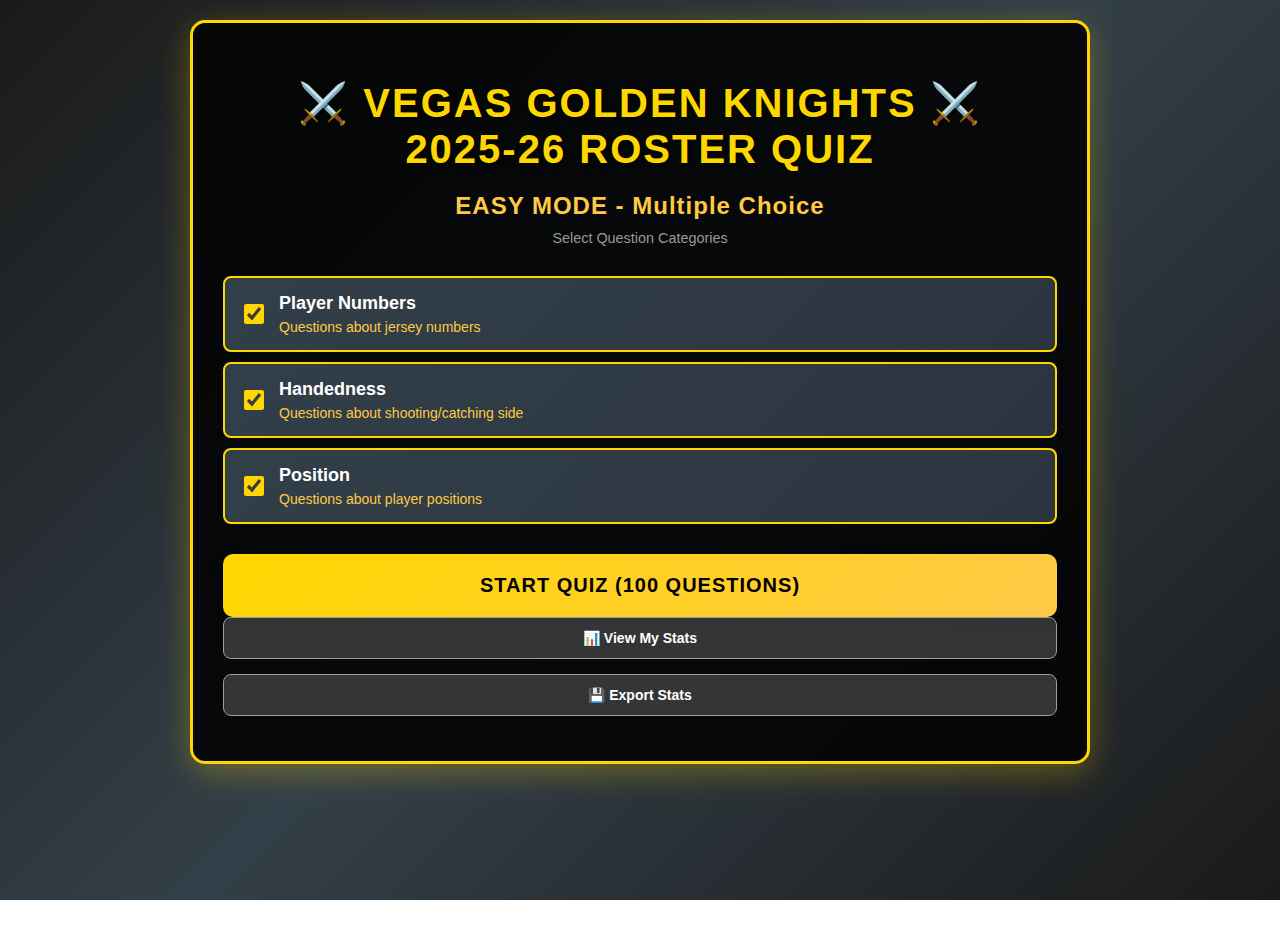
<file: 2025-26_VGK_Roster_Quiz_easy_bold.html>
<!DOCTYPE html>
<html lang="en">
<head>
    <meta charset="UTF-8">
    <meta name="viewport" content="width=device-width, initial-scale=1.0">
    <title>2025-26 VGK Roster Quiz - Easy Mode</title>
    <style>
        body {
            font-family: 'Arial Black', Arial, sans-serif;
            max-width: 900px;
            margin: 0 auto;
            padding: 20px;
            background: linear-gradient(135deg, #1a1a1a 0%, #333F48 50%, #1a1a1a 100%);
            background-attachment: fixed;
            min-height: 100vh;
        }
        .container {
            background: rgba(0, 0, 0, 0.85);
            padding: 30px;
            border-radius: 15px;
            box-shadow: 0 8px 32px rgba(255, 215, 0, 0.3);
            border: 3px solid #FFD700;
        }
        h1 {
            color: #FFD700;
            text-align: center;
            margin-bottom: 10px;
            font-size: 2.5em;
            text-transform: uppercase;
            text-shadow: 2px 2px 4px rgba(0, 0, 0, 0.8);
            letter-spacing: 2px;
        }
        h2 {
            color: #FFC947;
            text-align: center;
            margin-bottom: 20px;
            font-size: 1.5em;
            letter-spacing: 1px;
        }
        .question {
            margin: 20px 0;
            padding: 20px;
            background: linear-gradient(135deg, #333F48 0%, #2a3540 100%);
            border-radius: 10px;
            border-left: 5px solid #FFD700;
            box-shadow: 0 4px 6px rgba(0, 0, 0, 0.3);
        }
        .question-text {
            font-size: 18px;
            font-weight: bold;
            margin-bottom: 15px;
            color: #ffffff;
        }
        .options {
            display: flex;
            gap: 10px;
            margin-top: 10px;
        }
        .option-btn {
            flex: 1;
            padding: 15px;
            font-size: 16px;
            font-weight: bold;
            border: 2px solid #FFD700;
            border-radius: 8px;
            background: rgba(255, 255, 255, 0.95);
            cursor: pointer;
            transition: all 0.3s;
        }
        .option-btn:hover {
            border-color: #FFC947;
            background: white;
            transform: translateY(-2px);
            box-shadow: 0 4px 8px rgba(255, 215, 0, 0.4);
        }
        .option-btn.selected {
            background: rgba(255, 201, 71, 0.3);
            border-color: #FFC947;
            color: #ffffff;
        }
        .option-btn.correct {
            background: rgba(76, 175, 80, 0.3);
            border-color: #4CAF50;
            color: #4CAF50;
        }
        .option-btn.incorrect {
            background: rgba(244, 67, 54, 0.3);
            border-color: #f44336;
            color: #f44336;
        }
        .feedback {
            margin-top: 10px;
            padding: 10px;
            border-radius: 8px;
            display: none;
            font-weight: bold;
        }
        .feedback.correct {
            background: rgba(76, 175, 80, 0.2);
            color: #4CAF50;
            border: 2px solid #4CAF50;
        }
        .feedback.incorrect {
            background: rgba(244, 67, 54, 0.2);
            color: #f44336;
            border: 2px solid #f44336;
        }
        .submit-btn {
            display: block;
            width: 100%;
            padding: 18px;
            font-size: 20px;
            font-weight: bold;
            color: #000000;
            background: linear-gradient(135deg, #FFD700 0%, #FFC947 100%);
            border: none;
            border-radius: 10px;
            cursor: pointer;
            margin-top: 30px;
            text-transform: uppercase;
            letter-spacing: 1px;
            box-shadow: 0 4px 8px rgba(0, 0, 0, 0.4);
            transition: all 0.3s;
        }
        .submit-btn:hover {
            background: linear-gradient(135deg, #FFC947 0%, #d4c46a 100%);
            transform: translateY(-2px);
            box-shadow: 0 6px 12px rgba(0, 0, 0, 0.5);
        }
        .shuffle-btn {
            display: block;
            width: 100%;
            padding: 15px;
            font-size: 18px;
            font-weight: bold;
            color: #ffffff;
            background: linear-gradient(135deg, #333F48 0%, #4a5866 100%);
            border: 2px solid #FFD700;
            border-radius: 10px;
            cursor: pointer;
            margin-bottom: 15px;
            text-transform: uppercase;
            letter-spacing: 1px;
            transition: all 0.3s;
        }
        .shuffle-btn:hover {
            background: linear-gradient(135deg, #4a5866 0%, #5a6876 100%);
            transform: translateY(-2px);
        }
        .reset-btn {
            display: block;
            width: 100%;
            padding: 12px;
            font-size: 14px;
            font-weight: bold;
            color: #ffffff;
            background: rgba(158, 158, 158, 0.3);
            border: 1px solid #9E9E9E;
            border-radius: 8px;
            cursor: pointer;
            margin-bottom: 15px;
            transition: all 0.3s;
        }
        .reset-btn:hover {
            background: rgba(117, 117, 117, 0.5);
        }
        .score {
            text-align: center;
            font-size: 28px;
            font-weight: bold;
            margin: 20px 0;
            padding: 25px;
            background: linear-gradient(135deg, #FFD700 0%, #FFC947 100%);
            border-radius: 10px;
            display: none;
            color: #000000;
            text-transform: uppercase;
            letter-spacing: 2px;
            box-shadow: 0 4px 8px rgba(0, 0, 0, 0.4);
        }
        .progress {
            text-align: center;
            color: #FFC947;
            margin-bottom: 20px;
            font-size: 16px;
            font-weight: bold;
        }
        .status-badge {
            display: inline-block;
            padding: 4px 10px;
            border-radius: 5px;
            font-size: 11px;
            font-weight: bold;
            margin-left: 10px;
            text-transform: uppercase;
            letter-spacing: 0.5px;
        }
        .status-wrong {
            background: rgba(244, 67, 54, 0.3);
            color: #ff6b6b;
            border: 1px solid #f44336;
        }
        .status-correct {
            background: rgba(76, 175, 80, 0.3);
            color: #81c784;
            border: 1px solid #4CAF50;
        }
        .start-screen {
            text-align: center;
        }
        .quiz-screen {
            display: none;
        }
        .category-selection {
            margin: 30px 0;
            text-align: left;
        }
        .category-option {
            display: flex;
            align-items: center;
            padding: 15px;
            margin: 10px 0;
            background: linear-gradient(135deg, #333F48 0%, #2a3540 100%);
            border-radius: 8px;
            border: 2px solid #FFD700;
            cursor: pointer;
            transition: all 0.3s;
        }
        .category-option:hover {
            border-color: #FFC947;
            background: linear-gradient(135deg, #4a5866 0%, #3d4755 100%);
            transform: translateX(5px);
        }
        .category-option input[type="checkbox"] {
            width: 20px;
            height: 20px;
            margin-right: 15px;
            cursor: pointer;
            accent-color: #FFD700;
        }
        .category-option label {
            font-size: 18px;
            font-weight: bold;
            cursor: pointer;
            flex: 1;
            color: #ffffff;
        }
        .category-count {
            color: #FFC947;
            font-size: 14px;
            font-weight: normal;
            margin-top: 5px;
        }
        .start-quiz-btn {
            display: block;
            width: 100%;
            padding: 20px;
            font-size: 20px;
            font-weight: bold;
            color: #000000;
            background: linear-gradient(135deg, #FFD700 0%, #FFC947 100%);
            border: none;
            border-radius: 10px;
            cursor: pointer;
            margin-top: 20px;
            text-transform: uppercase;
            letter-spacing: 1px;
            box-shadow: 0 4px 8px rgba(0, 0, 0, 0.4);
            transition: all 0.3s;
        }
        .start-quiz-btn:hover {
            background: linear-gradient(135deg, #FFC947 0%, #d4c46a 100%);
            transform: translateY(-2px);
            box-shadow: 0 6px 12px rgba(0, 0, 0, 0.5);
        }
        .start-quiz-btn:disabled {
            background: rgba(158, 158, 158, 0.3);
            cursor: not-allowed;
            transform: none;
            box-shadow: none;
        }
        .back-btn {
            display: inline-block;
            padding: 10px 20px;
            font-size: 16px;
            font-weight: bold;
            color: #ffffff;
            background: rgba(117, 117, 117, 0.5);
            border: 1px solid #9E9E9E;
            border-radius: 8px;
            cursor: pointer;
            margin-bottom: 20px;
            transition: all 0.3s;
        }
        .back-btn:hover {
            background: rgba(97, 97, 97, 0.7);
        }
    </style>
</head>
<body>
    <div class="container">
        <h1>⚔️ VEGAS GOLDEN KNIGHTS ⚔️<br>2025-26 ROSTER QUIZ</h1>
        
        <!-- Start Screen -->
        <div class="start-screen" id="startScreen">
            <h2 style="color: #FFC947; margin-bottom: 10px;">EASY MODE - Multiple Choice</h2>
            <div style="text-align: center; color: #999; font-size: 0.9em; margin-bottom: 20px;">Select Question Categories</div>
            <div class="category-selection">
                <div class="category-option">
                    <input type="checkbox" id="cat-numbers" checked onchange="updateStartButton()">
                    <label for="cat-numbers" onclick="toggleCategory('numbers')">
                        Player Numbers
                        <div class="category-count">Questions about jersey numbers</div>
                    </label>
                </div>
                
                <div class="category-option">
                    <input type="checkbox" id="cat-handedness" checked onchange="updateStartButton()">
                    <label for="cat-handedness" onclick="toggleCategory('handedness')">
                        Handedness
                        <div class="category-count">Questions about shooting/catching side</div>
                    </label>
                </div>
                
                <div class="category-option">
                    <input type="checkbox" id="cat-position" checked onchange="updateStartButton()">
                    <label for="cat-position" onclick="toggleCategory('position')">
                        Position
                        <div class="category-count">Questions about player positions</div>
                    </label>
                </div>
            </div>
            <button class="start-quiz-btn" id="startBtn" onclick="startQuiz()">Start Quiz</button>
            <button class="reset-btn" onclick="viewStats()">📊 View My Stats</button>
            <button class="reset-btn" onclick="exportStats()">💾 Export Stats</button>
        </div>
        
        <!-- Quiz Screen -->
        <div class="quiz-screen" id="quizScreen">
            <button class="back-btn" onclick="backToStart()">← Back to Categories</button>
            <button class="shuffle-btn" onclick="shuffleQuiz()">🔀 Shuffle Quiz</button>
            <button class="reset-btn" onclick="resetStats()">↺ Reset All Stats</button>
            <div class="progress" id="progress">Select answers then click Submit</div>
            <div class="score" id="score"></div>
            <form id="quizForm">
                <div id="questions"></div>
                <button type="submit" class="submit-btn">Submit Answers</button>
            </form>
        </div>
    </div>

    <script>
        const questions = [
            // Goalies
            {q: "What # does Adin Hill wear?", correct: "33", wrong: "40", cat: ["numbers"]},
            {q: "What # does Akira Schmid wear?", correct: "40", wrong: "33", cat: ["numbers"]},
            {q: "Which hand do both goalies catch with?", correct: "Left", wrong: "Right", cat: ["handedness"]},
            {q: "Who wears #33?", correct: "Adin Hill", wrong: "Akira Schmid", cat: ["numbers"]},
            {q: "Who wears #40?", correct: "Akira Schmid", wrong: "Adin Hill", cat: ["numbers"]},
            {q: "What position does Adin Hill play?", correct: "G", wrong: "D", cat: ["position"]},
            {q: "What position does Akira Schmid play?", correct: "G", wrong: "D", cat: ["position"]},
            {q: "Which hand does Adin Hill catch with?", correct: "Left", wrong: "Right", cat: ["handedness"]},
            {q: "Which hand does Akira Schmid catch with?", correct: "Left", wrong: "Right", cat: ["handedness"]},
            
            // Defense
            {q: "What # does Zach Whitecloud wear?", correct: "2", wrong: "3", cat: ["numbers"]},
            {q: "What # does Brayden McNabb wear?", correct: "3", wrong: "2", cat: ["numbers"]},
            {q: "What # does Jeremy Lauzon wear?", correct: "5", wrong: "6", cat: ["numbers"]},
            {q: "What # does Kaedan Korczak wear?", correct: "6", wrong: "5", cat: ["numbers"]},
            {q: "What # does Noah Hanifin wear?", correct: "15", wrong: "17", cat: ["numbers"]},
            {q: "What # does Ben Hutton wear?", correct: "17", wrong: "15", cat: ["numbers"]},
            {q: "What # does Shea Theodore wear?", correct: "27", wrong: "23", cat: ["numbers"]},
            {q: "Who wears #2?", correct: "Zach Whitecloud", wrong: "Brayden McNabb", cat: ["numbers"]},
            {q: "Who wears #3?", correct: "Brayden McNabb", wrong: "Zach Whitecloud", cat: ["numbers"]},
            {q: "Who wears #5?", correct: "Jeremy Lauzon", wrong: "Kaedan Korczak", cat: ["numbers"]},
            {q: "Who wears #6?", correct: "Kaedan Korczak", wrong: "Jeremy Lauzon", cat: ["numbers"]},
            {q: "Who wears #15?", correct: "Noah Hanifin", wrong: "Ben Hutton", cat: ["numbers"]},
            {q: "Who wears #17?", correct: "Ben Hutton", wrong: "Noah Hanifin", cat: ["numbers"]},
            {q: "Who wears #27?", correct: "Shea Theodore", wrong: "Noah Hanifin", cat: ["numbers"]},
            {q: "Which two defensemen shoot right?", correct: "Whitecloud & Korczak", wrong: "Theodore & Hanifin", cat: ["handedness"]},
            {q: "How many defensemen shoot left vs right?", correct: "5 Left, 2 Right", wrong: "4 Left, 3 Right", cat: ["handedness"]},
            {q: "What position does Zach Whitecloud play?", correct: "D", wrong: "C", cat: ["position"]},
            {q: "What position does Brayden McNabb play?", correct: "D", wrong: "LW", cat: ["position"]},
            {q: "What position does Jeremy Lauzon play?", correct: "D", wrong: "RW", cat: ["position"]},
            {q: "What position does Kaedan Korczak play?", correct: "D", wrong: "C", cat: ["position"]},
            {q: "What position does Noah Hanifin play?", correct: "D", wrong: "LW", cat: ["position"]},
            {q: "What position does Ben Hutton play?", correct: "D", wrong: "C", cat: ["position"]},
            {q: "What position does Shea Theodore play?", correct: "D", wrong: "RW", cat: ["position"]},
            {q: "Which side does Zach Whitecloud shoot?", correct: "Right", wrong: "Left", cat: ["handedness"]},
            {q: "Which side does Brayden McNabb shoot?", correct: "Left", wrong: "Right", cat: ["handedness"]},
            {q: "Which side does Jeremy Lauzon shoot?", correct: "Left", wrong: "Right", cat: ["handedness"]},
            {q: "Which side does Kaedan Korczak shoot?", correct: "Right", wrong: "Left", cat: ["handedness"]},
            {q: "Which side does Noah Hanifin shoot?", correct: "Left", wrong: "Right", cat: ["handedness"]},
            {q: "Which side does Ben Hutton shoot?", correct: "Left", wrong: "Right", cat: ["handedness"]},
            {q: "Which side does Shea Theodore shoot?", correct: "Left", wrong: "Right", cat: ["handedness"]},
            
            // Left Wing
            {q: "What # does Brandon Saad wear?", correct: "20", wrong: "23", cat: ["numbers"]},
            {q: "What # does Cole Reinhardt wear?", correct: "23", wrong: "20", cat: ["numbers"]},
            {q: "What # does Ivan Barbashev wear?", correct: "49", wrong: "48", cat: ["numbers"]},
            {q: "Who wears #20?", correct: "Brandon Saad", wrong: "Cole Reinhardt", cat: ["numbers"]},
            {q: "Who wears #23?", correct: "Cole Reinhardt", wrong: "Brandon Saad", cat: ["numbers"]},
            {q: "Who wears #49?", correct: "Ivan Barbashev", wrong: "Tomas Hertl", cat: ["numbers"]},
            {q: "How many left wingers shoot left vs right?", correct: "3 Left, 0 Right", wrong: "2 Left, 1 Right", cat: ["handedness"]},
            {q: "What position does Brandon Saad play?", correct: "LW", wrong: "C", cat: ["position"]},
            {q: "What position does Cole Reinhardt play?", correct: "LW", wrong: "RW", cat: ["position"]},
            {q: "What position does Ivan Barbashev play?", correct: "LW", wrong: "C", cat: ["position"]},
            {q: "Which side does Brandon Saad shoot?", correct: "Left", wrong: "Right", cat: ["handedness"]},
            {q: "Which side does Cole Reinhardt shoot?", correct: "Left", wrong: "Right", cat: ["handedness"]},
            {q: "Which side does Ivan Barbashev shoot?", correct: "Left", wrong: "Right", cat: ["handedness"]},
            
            // Center
            {q: "What # does Jack Eichel wear?", correct: "9", wrong: "10", cat: ["numbers"]},
            {q: "What # does Colton Sissons wear?", correct: "10", wrong: "9", cat: ["numbers"]},
            {q: "What # does Brett Howden wear?", correct: "21", wrong: "23", cat: ["numbers"]},
            {q: "What # does Tomas Hertl wear?", correct: "48", wrong: "49", cat: ["numbers"]},
            {q: "What # does William Karlsson wear?", correct: "71", wrong: "61", cat: ["numbers"]},
            {q: "Who wears #9?", correct: "Jack Eichel", wrong: "Colton Sissons", cat: ["numbers"]},
            {q: "Who wears #10?", correct: "Colton Sissons", wrong: "Jack Eichel", cat: ["numbers"]},
            {q: "Who wears #21?", correct: "Brett Howden", wrong: "Brandon Saad", cat: ["numbers"]},
            {q: "Who wears #48?", correct: "Tomas Hertl", wrong: "Ivan Barbashev", cat: ["numbers"]},
            {q: "Who wears #71?", correct: "William Karlsson", wrong: "Mark Stone", cat: ["numbers"]},
            {q: "Which two centers shoot right?", correct: "Eichel & Sissons", wrong: "Hertl & Karlsson", cat: ["handedness"]},
            {q: "How many centers shoot left vs right?", correct: "3 Left, 2 Right", wrong: "2 Left, 3 Right", cat: ["handedness"]},
            {q: "What position does Jack Eichel play?", correct: "C", wrong: "RW", cat: ["position"]},
            {q: "What position does Colton Sissons play?", correct: "C", wrong: "LW", cat: ["position"]},
            {q: "What position does Brett Howden play?", correct: "C", wrong: "RW", cat: ["position"]},
            {q: "What position does Tomas Hertl play?", correct: "C", wrong: "LW", cat: ["position"]},
            {q: "What position does William Karlsson play?", correct: "C", wrong: "RW", cat: ["position"]},
            {q: "Which side does Jack Eichel shoot?", correct: "Right", wrong: "Left", cat: ["handedness"]},
            {q: "Which side does Colton Sissons shoot?", correct: "Right", wrong: "Left", cat: ["handedness"]},
            {q: "Which side does Brett Howden shoot?", correct: "Left", wrong: "Right", cat: ["handedness"]},
            {q: "Which side does Tomas Hertl shoot?", correct: "Left", wrong: "Right", cat: ["handedness"]},
            {q: "Which side does William Karlsson shoot?", correct: "Left", wrong: "Right", cat: ["handedness"]},
            
            // Right Wing
            {q: "What # does Pavel Dorofeyev wear?", correct: "16", wrong: "19", cat: ["numbers"]},
            {q: "What # does Reilly Smith wear?", correct: "19", wrong: "16", cat: ["numbers"]},
            {q: "What # does Alexander Holtz wear?", correct: "26", wrong: "27", cat: ["numbers"]},
            {q: "What # does Keegan Kolesar wear?", correct: "55", wrong: "61", cat: ["numbers"]},
            {q: "What # does Mark Stone wear?", correct: "61", wrong: "71", cat: ["numbers"]},
            {q: "What # does Mitch Marner wear?", correct: "93", wrong: "61", cat: ["numbers"]},
            {q: "Who wears #16?", correct: "Pavel Dorofeyev", wrong: "Reilly Smith", cat: ["numbers"]},
            {q: "Who wears #19?", correct: "Reilly Smith", wrong: "Pavel Dorofeyev", cat: ["numbers"]},
            {q: "Who wears #26?", correct: "Alexander Holtz", wrong: "Shea Theodore", cat: ["numbers"]},
            {q: "Who wears #55?", correct: "Keegan Kolesar", wrong: "Mark Stone", cat: ["numbers"]},
            {q: "Who wears #61?", correct: "Mark Stone", wrong: "William Karlsson", cat: ["numbers"]},
            {q: "Who wears #93?", correct: "Mitch Marner", wrong: "Mark Stone", cat: ["numbers"]},
            {q: "Which right wingers shoot right?", correct: "Holtz, Kolesar, Stone, Marner", wrong: "All shoot right", cat: ["handedness"]},
            {q: "How many right wingers shoot left vs right?", correct: "2 Left, 4 Right", wrong: "3 Left, 3 Right", cat: ["handedness"]},
            {q: "What position does Pavel Dorofeyev play?", correct: "RW", wrong: "LW", cat: ["position"]},
            {q: "What position does Reilly Smith play?", correct: "RW", wrong: "C", cat: ["position"]},
            {q: "What position does Alexander Holtz play?", correct: "RW", wrong: "D", cat: ["position"]},
            {q: "What position does Keegan Kolesar play?", correct: "RW", wrong: "LW", cat: ["position"]},
            {q: "What position does Mark Stone play?", correct: "RW", wrong: "C", cat: ["position"]},
            {q: "What position does Mitch Marner play?", correct: "RW", wrong: "C", cat: ["position"]},
            {q: "Which side does Pavel Dorofeyev shoot?", correct: "Left", wrong: "Right", cat: ["handedness"]},
            {q: "Which side does Reilly Smith shoot?", correct: "Left", wrong: "Right", cat: ["handedness"]},
            {q: "Which side does Alexander Holtz shoot?", correct: "Right", wrong: "Left", cat: ["handedness"]},
            {q: "Which side does Keegan Kolesar shoot?", correct: "Right", wrong: "Left", cat: ["handedness"]},
            {q: "Which side does Mark Stone shoot?", correct: "Right", wrong: "Left", cat: ["handedness"]},
            {q: "Which side does Mitch Marner shoot?", correct: "Right", wrong: "Left", cat: ["handedness"]}
        ];

        let allQuestions = questions;
        let activeQuestions = [];
        let shuffledQuestions = [];
        let questionStats = {};
        let userAnswers = {};
        let selectedCategories = ['numbers', 'handedness', 'position'];

        // Load stats from localStorage
        function loadStats() {
            const saved = localStorage.getItem('rosterQuizStats');
            if (saved) {
                try {
                    questionStats = JSON.parse(saved);
                } catch (e) {
                    questionStats = {};
                }
            }
        }

        // Save stats to localStorage
        function saveStats() {
            localStorage.setItem('rosterQuizStats', JSON.stringify(questionStats));
        }

        function toggleCategory(cat) {
            const checkbox = document.getElementById('cat-' + cat);
            checkbox.checked = !checkbox.checked;
            updateStartButton();
            event.stopPropagation();
        }

        function updateStartButton() {
            const numbersChecked = document.getElementById('cat-numbers').checked;
            const handednessChecked = document.getElementById('cat-handedness').checked;
            const positionChecked = document.getElementById('cat-position').checked;
            
            const startBtn = document.getElementById('startBtn');
            const anySelected = numbersChecked || handednessChecked || positionChecked;
            
            startBtn.disabled = !anySelected;
            
            if (anySelected) {
                selectedCategories = [];
                if (numbersChecked) selectedCategories.push('numbers');
                if (handednessChecked) selectedCategories.push('handedness');
                if (positionChecked) selectedCategories.push('position');
                
                const count = allQuestions.filter(q => 
                    q.cat.some(c => selectedCategories.includes(c))
                ).length;
                
                startBtn.textContent = `Start Quiz (${count} questions)`;
            } else {
                startBtn.textContent = 'Start Quiz';
            }
        }

        function startQuiz() {
            // Filter questions by selected categories
            activeQuestions = allQuestions.filter(q => 
                q.cat.some(c => selectedCategories.includes(c))
            );
            
            document.getElementById('startScreen').style.display = 'none';
            document.getElementById('quizScreen').style.display = 'block';
            
            generateQuiz();
        }

        function backToStart() {
            document.getElementById('quizScreen').style.display = 'none';
            document.getElementById('startScreen').style.display = 'block';
        }

        function shuffle(array) {
            const arr = [...array];
            for (let i = arr.length - 1; i > 0; i--) {
                const j = Math.floor(Math.random() * (i + 1));
                [arr[i], arr[j]] = [arr[j], arr[i]];
            }
            return arr;
        }

        function smartShuffle(array) {
            const wrong = [];
            const unanswered = [];
            const correct = [];

            array.forEach(q => {
                const stat = questionStats[q.q];
                if (!stat) {
                    unanswered.push(q);
                } else if (stat.lastResult === 'incorrect') {
                    wrong.push(q);
                } else if (stat.lastResult === 'correct') {
                    correct.push(q);
                }
            });

            const shuffledWrong = shuffle(wrong);
            const shuffledUnanswered = shuffle(unanswered);
            const shuffledCorrect = shuffle(correct);

            return [...shuffledWrong, ...shuffledUnanswered, ...shuffledCorrect];
        }

        function selectOption(index, isCorrect) {
            const buttons = document.querySelectorAll(`[data-question="${index}"]`);
            buttons.forEach(btn => {
                btn.classList.remove('selected');
            });
            event.target.classList.add('selected');
            userAnswers[index] = isCorrect;
        }

        function generateQuiz() {
            shuffledQuestions = smartShuffle(activeQuestions);
            const questionsDiv = document.getElementById('questions');
            questionsDiv.innerHTML = '';
            document.getElementById('score').style.display = 'none';
            userAnswers = {};

            const wrong = activeQuestions.filter(q => questionStats[q.q]?.lastResult === 'incorrect').length;
            const correct = activeQuestions.filter(q => questionStats[q.q]?.lastResult === 'correct').length;
            const unanswered = activeQuestions.length - wrong - correct;
            
            let progressMsg = 'Select answers then click Submit';
            if (wrong > 0 || correct > 0) {
                progressMsg = `📊 Questions prioritized: ${wrong} wrong (first), ${unanswered} unanswered, ${correct} correct`;
            }
            document.getElementById('progress').textContent = progressMsg;

            shuffledQuestions.forEach((item, index) => {
                const qDiv = document.createElement('div');
                qDiv.className = 'question';
                
                let statusBadge = '';
                const stat = questionStats[item.q];
                if (stat?.lastResult === 'incorrect') {
                    statusBadge = '<span class="status-badge status-wrong">Previously Wrong</span>';
                } else if (stat?.lastResult === 'correct') {
                    statusBadge = '<span class="status-badge status-correct">Previously Correct</span>';
                }

                // Randomize option order
                const options = Math.random() < 0.5 
                    ? [{text: item.correct, isCorrect: true}, {text: item.wrong, isCorrect: false}]
                    : [{text: item.wrong, isCorrect: false}, {text: item.correct, isCorrect: true}];
                
                qDiv.innerHTML = `
                    <div class="question-text">${index + 1}. ${item.q}${statusBadge}</div>
                    <div class="options">
                        <button type="button" class="option-btn" data-question="${index}" onclick="selectOption(${index}, ${options[0].isCorrect})">${options[0].text}</button>
                        <button type="button" class="option-btn" data-question="${index}" onclick="selectOption(${index}, ${options[1].isCorrect})">${options[1].text}</button>
                    </div>
                    <div class="feedback" id="f${index}"></div>
                `;
                questionsDiv.appendChild(qDiv);
            });
        }

        function shuffleQuiz() {
            generateQuiz();
            window.scrollTo({ top: 0, behavior: 'smooth' });
        }

        function resetStats() {
            if (confirm('Reset all question statistics? This will clear your progress.')) {
                questionStats = {};
                localStorage.removeItem('rosterQuizStats');
                generateQuiz();
                window.scrollTo({ top: 0, behavior: 'smooth' });
            }
        }

        function exportStats() {
            const statsText = JSON.stringify(questionStats, null, 2);
            const blob = new Blob([statsText], { type: 'application/json' });
            const url = URL.createObjectURL(blob);
            const a = document.createElement('a');
            a.href = url;
            a.download = 'roster-quiz-stats.json';
            a.click();
            URL.revokeObjectURL(url);
        }

        function viewStats() {
            const totalQuestions = allQuestions.length;
            const answeredQuestions = Object.keys(questionStats).length;
            const unanswered = totalQuestions - answeredQuestions;
            
            let correct = 0;
            let incorrect = 0;
            let totalCorrect = 0;
            let totalIncorrect = 0;
            
            Object.values(questionStats).forEach(stat => {
                if (stat.lastResult === 'correct') correct++;
                if (stat.lastResult === 'incorrect') incorrect++;
                totalCorrect += stat.correct || 0;
                totalIncorrect += stat.incorrect || 0;
            });
            
            const totalAttempts = totalCorrect + totalIncorrect;
            const accuracy = totalAttempts > 0 ? Math.round((totalCorrect / totalAttempts) * 100) : 0;
            
            const statsMessage = `
📊 ROSTER QUIZ STATISTICS

Overall Performance:
• Total Questions: ${totalQuestions}
• Questions Attempted: ${answeredQuestions}
• Not Yet Attempted: ${unanswered}

Current Status:
• Last Answered Correctly: ${correct}
• Last Answered Incorrectly: ${incorrect}
• Unanswered: ${unanswered}

All-Time Accuracy:
• Total Attempts: ${totalAttempts}
• Correct Answers: ${totalCorrect}
• Incorrect Answers: ${totalIncorrect}
• Accuracy Rate: ${accuracy}%

Questions you got wrong will appear first when you shuffle the quiz!
            `.trim();
            
            alert(statsMessage);
        }

        // Initialize: load stats from localStorage
        loadStats();
        updateStartButton();

        document.getElementById('quizForm').addEventListener('submit', function(e) {
            e.preventDefault();
            
            let correct = 0;
            let total = shuffledQuestions.length;

            shuffledQuestions.forEach((item, index) => {
                const buttons = document.querySelectorAll(`[data-question="${index}"]`);
                const feedback = document.getElementById(`f${index}`);
                const userAnswer = userAnswers[index];

                if (!questionStats[item.q]) {
                    questionStats[item.q] = { correct: 0, incorrect: 0 };
                }

                if (userAnswer === true) {
                    correct++;
                    questionStats[item.q].correct++;
                    questionStats[item.q].lastResult = 'correct';
                    feedback.className = 'feedback correct';
                    feedback.textContent = '✓ Correct!';
                    feedback.style.display = 'block';
                    
                    buttons.forEach(btn => {
                        if (btn.textContent === item.correct) {
                            btn.classList.add('correct');
                        }
                    });
                } else if (userAnswer === false) {
                    questionStats[item.q].incorrect++;
                    questionStats[item.q].lastResult = 'incorrect';
                    feedback.className = 'feedback incorrect';
                    feedback.textContent = `✗ Correct answer: ${item.correct}`;
                    feedback.style.display = 'block';
                    
                    buttons.forEach(btn => {
                        if (btn.textContent === item.correct) {
                            btn.classList.add('correct');
                        } else {
                            btn.classList.add('incorrect');
                        }
                    });
                } else {
                    feedback.className = 'feedback incorrect';
                    feedback.textContent = `⚠ Not answered. Correct: ${item.correct}`;
                    feedback.style.display = 'block';
                    
                    buttons.forEach(btn => {
                        if (btn.textContent === item.correct) {
                            btn.classList.add('correct');
                        }
                    });
                }
            });

            const scoreDiv = document.getElementById('score');
            const percentage = Math.round((correct / total) * 100);
            scoreDiv.textContent = `Score: ${correct}/${total} (${percentage}%)`;
            scoreDiv.style.display = 'block';

            // Save stats to localStorage
            saveStats();

            window.scrollTo({ top: 0, behavior: 'smooth' });
        });
    </script>
</body>
</html>
</file>
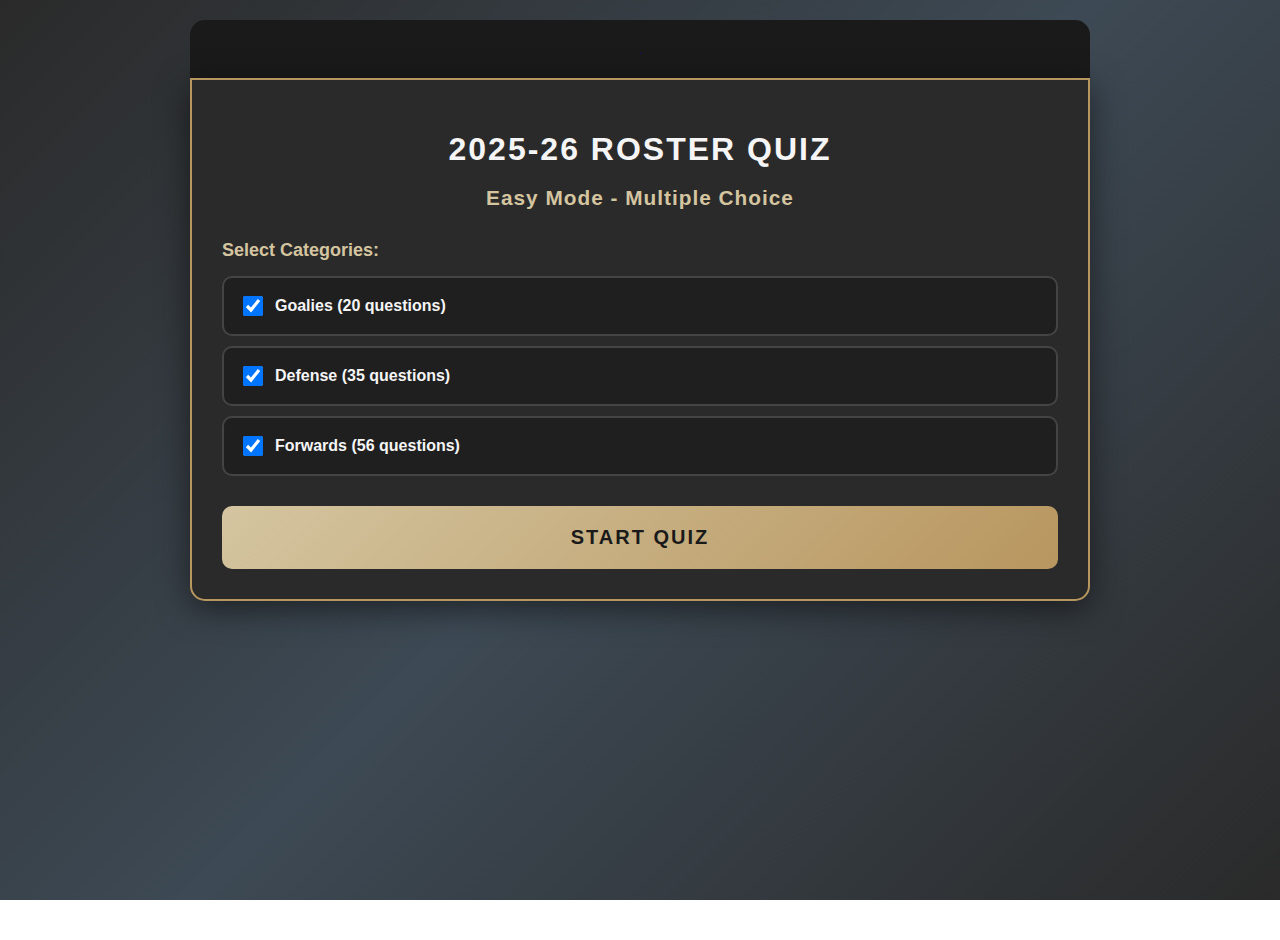
<file: 2025-26_VGK_Roster_Quiz_easy_classic.html>
<!DOCTYPE html>
<html lang="en">
<head>
    <meta charset="UTF-8">
    <meta name="viewport" content="width=device-width, initial-scale=1.0">
    <title>2025-26 VGK Roster Quiz - Easy Mode</title>
    <style>
        body {
            font-family: 'Arial', -apple-system, BlinkMacSystemFont, sans-serif;
            max-width: 900px;
            margin: 0 auto;
            padding: 20px;
            background: linear-gradient(135deg, #2a2a2a 0%, #3d4954 50%, #2a2a2a 100%);
            background-attachment: fixed;
            min-height: 100vh;
        }
        .logo-header {
            text-align: center;
            background: #1a1a1a;
            padding: 20px;
            border-radius: 15px 15px 0 0;
            margin-bottom: 0;
        }
        .logo-header img {
            max-width: 300px;
            height: auto;
        }
        .container {
            background: #2a2a2a;
            padding: 30px;
            border-radius: 0 0 15px 15px;
            box-shadow: 0 8px 32px rgba(0, 0, 0, 0.5);
            border: 2px solid #b8965f;
        }
        h1 {
            color: #f5f5f5;
            text-align: center;
            margin-bottom: 10px;
            font-size: 2em;
            text-transform: uppercase;
            letter-spacing: 2px;
            font-weight: 700;
        }
        h2 {
            color: #d4c5a0;
            text-align: center;
            margin-bottom: 20px;
            font-size: 1.3em;
            letter-spacing: 1px;
            font-weight: 600;
        }
        .question {
            margin: 20px 0;
            padding: 20px;
            background: #1f1f1f;
            border-radius: 10px;
            border-left: 4px solid #b8965f;
            box-shadow: 0 2px 8px rgba(0, 0, 0, 0.4);
        }
        .question-text {
            font-size: 17px;
            font-weight: 600;
            margin-bottom: 15px;
            color: #f5f5f5;
            line-height: 1.5;
        }
        .options {
            display: flex;
            gap: 10px;
            margin-top: 10px;
        }
        .option-btn {
            flex: 1;
            padding: 15px;
            font-size: 15px;
            font-weight: 600;
            border: 2px solid #555;
            border-radius: 8px;
            background: #f5f5f5;
            color: #1a1a1a;
            cursor: pointer;
            transition: all 0.2s;
        }
        .option-btn:hover {
            border-color: #b8965f;
            background: #ffffff;
            transform: translateY(-2px);
            box-shadow: 0 4px 12px rgba(184, 150, 95, 0.3);
        }
        .option-btn.selected {
            background: #d4c5a0;
            border-color: #b8965f;
            color: #1a1a1a;
        }
        .option-btn.correct {
            background: #81c784;
            border-color: #4CAF50;
            color: #1a1a1a;
        }
        .option-btn.incorrect {
            background: #e57373;
            border-color: #f44336;
            color: #1a1a1a;
        }
        .feedback {
            margin-top: 10px;
            padding: 12px;
            border-radius: 8px;
            display: none;
            font-weight: 600;
            font-size: 15px;
        }
        .feedback.correct {
            background: #2e5930;
            color: #a5d6a7;
            border: 2px solid #4CAF50;
        }
        .feedback.incorrect {
            background: #5a2e2e;
            color: #ef9a9a;
            border: 2px solid #f44336;
        }
        .submit-btn {
            display: block;
            width: 100%;
            padding: 18px;
            font-size: 18px;
            font-weight: 700;
            color: #1a1a1a;
            background: linear-gradient(135deg, #d4c5a0 0%, #b8965f 100%);
            border: none;
            border-radius: 10px;
            cursor: pointer;
            margin-top: 30px;
            text-transform: uppercase;
            letter-spacing: 1px;
            box-shadow: 0 4px 12px rgba(0, 0, 0, 0.4);
            transition: all 0.2s;
        }
        .submit-btn:hover {
            background: linear-gradient(135deg, #e0d3b3 0%, #c7a66f 100%);
            transform: translateY(-2px);
            box-shadow: 0 6px 16px rgba(0, 0, 0, 0.5);
        }
        .shuffle-btn {
            display: block;
            width: 100%;
            padding: 15px;
            font-size: 16px;
            font-weight: 600;
            color: #f5f5f5;
            background: #3d4954;
            border: 2px solid #555;
            border-radius: 10px;
            cursor: pointer;
            margin-bottom: 12px;
            text-transform: uppercase;
            letter-spacing: 1px;
            transition: all 0.2s;
        }
        .shuffle-btn:hover {
            background: #4a5866;
            border-color: #b8965f;
            transform: translateY(-2px);
        }
        .reset-btn {
            display: block;
            width: 100%;
            padding: 12px;
            font-size: 14px;
            font-weight: 600;
            color: #d0d0d0;
            background: #1a1a1a;
            border: 1px solid #444;
            border-radius: 8px;
            cursor: pointer;
            margin-bottom: 12px;
            transition: all 0.2s;
        }
        .reset-btn:hover {
            background: #2a2a2a;
            border-color: #666;
        }
        .score {
            text-align: center;
            font-size: 26px;
            font-weight: 700;
            margin: 20px 0;
            padding: 25px;
            background: linear-gradient(135deg, #d4c5a0 0%, #b8965f 100%);
            border-radius: 10px;
            display: none;
            color: #1a1a1a;
            text-transform: uppercase;
            letter-spacing: 2px;
            box-shadow: 0 4px 12px rgba(0, 0, 0, 0.4);
        }
        .progress {
            text-align: center;
            color: #d4c5a0;
            margin-bottom: 20px;
            font-size: 15px;
            font-weight: 600;
        }
        .status-badge {
            display: inline-block;
            padding: 4px 10px;
            border-radius: 5px;
            font-size: 11px;
            font-weight: 700;
            margin-left: 10px;
            text-transform: uppercase;
            letter-spacing: 0.5px;
        }
        .status-wrong {
            background: #5a2e2e;
            color: #ef9a9a;
            border: 1px solid #f44336;
        }
        .status-correct {
            background: #2e5930;
            color: #a5d6a7;
            border: 1px solid #4CAF50;
        }
        .start-screen {
            text-align: center;
        }
        .quiz-screen {
            display: none;
        }
        .category-selection {
            margin: 30px 0;
            text-align: left;
        }
        .category-option {
            display: flex;
            align-items: center;
            padding: 15px;
            margin: 10px 0;
            background: #1f1f1f;
            border-radius: 10px;
            cursor: pointer;
            border: 2px solid #444;
            transition: all 0.2s;
        }
        .category-option:hover {
            border-color: #b8965f;
            background: #252525;
        }
        .category-option input[type="checkbox"] {
            margin-right: 12px;
            width: 20px;
            height: 20px;
            cursor: pointer;
        }
        .category-option label {
            cursor: pointer;
            font-weight: 600;
            color: #f5f5f5;
            font-size: 16px;
        }
        .start-btn {
            display: block;
            width: 100%;
            padding: 20px;
            font-size: 20px;
            font-weight: 700;
            color: #1a1a1a;
            background: linear-gradient(135deg, #d4c5a0 0%, #b8965f 100%);
            border: none;
            border-radius: 10px;
            cursor: pointer;
            margin-top: 20px;
            text-transform: uppercase;
            letter-spacing: 2px;
            transition: all 0.2s;
        }
        .start-btn:hover {
            background: linear-gradient(135deg, #e0d3b3 0%, #c7a66f 100%);
            transform: translateY(-2px);
        }
        .start-btn:disabled {
            opacity: 0.5;
            cursor: not-allowed;
        }
    </style>
</head>
<body>
    <div class="logo-header">
        <img src="[data-uri]" alt="Vegas Golden Knights" style="background: url('[data-uri]'); background-size: contain; background-repeat: no-repeat; background-position: center;">
    </div>
    
    <div class="container">
        <div class="start-screen" id="startScreen">
            <h1>2025-26 Roster Quiz</h1>
            <h2>Easy Mode - Multiple Choice</h2>
            
            <div class="category-selection">
                <h3 style="color: #d4c5a0; margin-bottom: 15px; font-size: 18px;">Select Categories:</h3>
                <div class="category-option">
                    <input type="checkbox" id="catGoalies" value="goalies" checked>
                    <label for="catGoalies">Goalies (20 questions)</label>
                </div>
                <div class="category-option">
                    <input type="checkbox" id="catDefense" value="defense" checked>
                    <label for="catDefense">Defense (35 questions)</label>
                </div>
                <div class="category-option">
                    <input type="checkbox" id="catForwards" value="forwards" checked>
                    <label for="catForwards">Forwards (56 questions)</label>
                </div>
            </div>
            
            <button class="start-btn" onclick="startQuiz()" id="startBtn">Start Quiz</button>
        </div>
        
        <div class="quiz-screen" id="quizScreen">
            <h1>⚔️ Vegas Golden Knights ⚔️</h1>
            <h2>2025-26 Roster Quiz - Easy Mode</h2>
            <button class="shuffle-btn" onclick="shuffleQuiz()">🔀 Shuffle Quiz</button>
            <button class="reset-btn" onclick="viewStats()">📊 View My Stats</button>
            <button class="reset-btn" onclick="exportStats()">💾 Export Stats</button>
            <button class="reset-btn" onclick="resetStats()">↺ Reset All Stats</button>
            <button class="reset-btn" onclick="backToStart()">← Back to Category Selection</button>
            <div class="progress" id="progress">Select answers then click Submit</div>
            <div class="score" id="score"></div>
            <form id="quizForm">
                <div id="questions"></div>
                <button type="submit" class="submit-btn">Submit Answers</button>
            </form>
        </div>
    </div>

    <script>
        const allQuestions = [
            // Goalies
            {q: "What # does Adin Hill wear?", correct: "33", wrong: "40", cat: "goalies"},
            {q: "What # does Akira Schmid wear?", correct: "40", wrong: "33", cat: "goalies"},
            {q: "Which hand do both goalies catch with?", correct: "Left", wrong: "Right", cat: "goalies"},
            {q: "Who wears #33?", correct: "Adin Hill", wrong: "Akira Schmid", cat: "goalies"},
            {q: "Who wears #40?", correct: "Akira Schmid", wrong: "Adin Hill", cat: "goalies"},
            {q: "What position does Adin Hill play?", correct: "G", wrong: "F", cat: "goalies"},
            {q: "What position does Akira Schmid play?", correct: "G", wrong: "D", cat: "goalies"},
            {q: "Which hand does Adin Hill catch with?", correct: "Left", wrong: "Right", cat: "goalies"},
            {q: "Which hand does Akira Schmid catch with?", correct: "Left", wrong: "Right", cat: "goalies"},
            {q: "Which goalie wears the lower number?", correct: "Adin Hill", wrong: "Akira Schmid", cat: "goalies"},
            {q: "Which goalie wears the higher number?", correct: "Akira Schmid", wrong: "Adin Hill", cat: "goalies"},
            {q: "What # does Hill wear?", correct: "33", wrong: "40", cat: "goalies"},
            {q: "What # does Schmid wear?", correct: "40", wrong: "33", cat: "goalies"},
            {q: "Hill's number?", correct: "33", wrong: "40", cat: "goalies"},
            {q: "Schmid's number?", correct: "40", wrong: "33", cat: "goalies"},
            {q: "Hill catches with which hand?", correct: "Left", wrong: "Right", cat: "goalies"},
            {q: "Schmid catches with which hand?", correct: "Left", wrong: "Right", cat: "goalies"},
            {q: "What position is Hill?", correct: "G", wrong: "D", cat: "goalies"},
            {q: "What position is Schmid?", correct: "G", wrong: "F", cat: "goalies"},
            {q: "Who is #33?", correct: "Adin Hill", wrong: "Akira Schmid", cat: "goalies"},
            
            // Defense
            {q: "What # does Zach Whitecloud wear?", correct: "2", wrong: "3", cat: "defense"},
            {q: "What # does Brayden McNabb wear?", correct: "3", wrong: "2", cat: "defense"},
            {q: "What # does Jeremy Lauzon wear?", correct: "5", wrong: "6", cat: "defense"},
            {q: "What # does Kaedan Korczak wear?", correct: "6", wrong: "5", cat: "defense"},
            {q: "What # does Noah Hanifin wear?", correct: "15", wrong: "17", cat: "defense"},
            {q: "What # does Ben Hutton wear?", correct: "17", wrong: "15", cat: "defense"},
            {q: "What # does Shea Theodore wear?", correct: "27", wrong: "15", cat: "defense"},
            {q: "Who wears #2?", correct: "Zach Whitecloud", wrong: "Brayden McNabb", cat: "defense"},
            {q: "Who wears #3?", correct: "Brayden McNabb", wrong: "Jeremy Lauzon", cat: "defense"},
            {q: "Who wears #5?", correct: "Jeremy Lauzon", wrong: "Kaedan Korczak", cat: "defense"},
            {q: "Who wears #6?", correct: "Kaedan Korczak", wrong: "Noah Hanifin", cat: "defense"},
            {q: "Who wears #15?", correct: "Noah Hanifin", wrong: "Ben Hutton", cat: "defense"},
            {q: "Who wears #17?", correct: "Ben Hutton", wrong: "Shea Theodore", cat: "defense"},
            {q: "Who wears #27?", correct: "Shea Theodore", wrong: "Noah Hanifin", cat: "defense"},
            {q: "Which hand does Whitecloud shoot?", correct: "Right", wrong: "Left", cat: "defense"},
            {q: "Which hand does McNabb shoot?", correct: "Left", wrong: "Right", cat: "defense"},
            {q: "Which hand does Lauzon shoot?", correct: "Left", wrong: "Right", cat: "defense"},
            {q: "Which hand does Korczak shoot?", correct: "Right", wrong: "Left", cat: "defense"},
            {q: "Which hand does Hanifin shoot?", correct: "Left", wrong: "Right", cat: "defense"},
            {q: "Which hand does Hutton shoot?", correct: "Left", wrong: "Right", cat: "defense"},
            {q: "Which hand does Theodore shoot?", correct: "Left", wrong: "Right", cat: "defense"},
            {q: "How many defensemen shoot right?", correct: "2", wrong: "3", cat: "defense"},
            {q: "How many defensemen shoot left?", correct: "5", wrong: "4", cat: "defense"},
            {q: "Whitecloud's number?", correct: "2", wrong: "3", cat: "defense"},
            {q: "McNabb's number?", correct: "3", wrong: "5", cat: "defense"},
            {q: "Lauzon's number?", correct: "5", wrong: "6", cat: "defense"},
            {q: "Korczak's number?", correct: "6", wrong: "5", cat: "defense"},
            {q: "Hanifin's number?", correct: "15", wrong: "17", cat: "defense"},
            {q: "Hutton's number?", correct: "17", wrong: "15", cat: "defense"},
            {q: "Theodore's number?", correct: "27", wrong: "15", cat: "defense"},
            {q: "Who is #2?", correct: "Whitecloud", wrong: "McNabb", cat: "defense"},
            {q: "Who is #3?", correct: "McNabb", wrong: "Lauzon", cat: "defense"},
            {q: "Who is #5?", correct: "Lauzon", wrong: "Korczak", cat: "defense"},
            {q: "Who is #6?", correct: "Korczak", wrong: "Hanifin", cat: "defense"},
            {q: "Who is #15?", correct: "Hanifin", wrong: "Hutton", cat: "defense"},
            
            // Forwards
            {q: "What # does Tanner Pearson wear?", correct: "70", wrong: "71", cat: "forwards"},
            {q: "What # does William Karlsson wear?", correct: "71", wrong: "70", cat: "forwards"},
            {q: "What # does Ivan Barbashev wear?", correct: "49", wrong: "19", cat: "forwards"},
            {q: "What # does Brett Howden wear?", correct: "21", wrong: "19", cat: "forwards"},
            {q: "What # does Nicolas Roy wear?", correct: "10", wrong: "19", cat: "forwards"},
            {q: "What # does Pavel Dorofeyev wear?", correct: "16", wrong: "19", cat: "forwards"},
            {q: "What # does Alexander Holtz wear?", correct: "19", wrong: "16", cat: "forwards"},
            {q: "What # does Victor Olofsson wear?", correct: "95", wrong: "19", cat: "forwards"},
            {q: "What # does Keegan Kolesar wear?", correct: "55", wrong: "19", cat: "forwards"},
            {q: "What # does Cole Schwindt wear?", correct: "72", wrong: "19", cat: "forwards"},
            {q: "What # does Tanner Laczynski wear?", correct: "22", wrong: "21", cat: "forwards"},
            {q: "What # does Jack Eichel wear?", correct: "9", wrong: "10", cat: "forwards"},
            {q: "What # does Mark Stone wear?", correct: "61", wrong: "71", cat: "forwards"},
            {q: "Who wears #70?", correct: "Tanner Pearson", wrong: "William Karlsson", cat: "forwards"},
            {q: "Who wears #71?", correct: "William Karlsson", wrong: "Tanner Pearson", cat: "forwards"},
            {q: "Who wears #49?", correct: "Ivan Barbashev", wrong: "Brett Howden", cat: "forwards"},
            {q: "Who wears #21?", correct: "Brett Howden", wrong: "Tanner Laczynski", cat: "forwards"},
            {q: "Who wears #10?", correct: "Nicolas Roy", wrong: "Jack Eichel", cat: "forwards"},
            {q: "Who wears #16?", correct: "Pavel Dorofeyev", wrong: "Alexander Holtz", cat: "forwards"},
            {q: "Who wears #19?", correct: "Alexander Holtz", wrong: "Pavel Dorofeyev", cat: "forwards"},
            {q: "Who wears #95?", correct: "Victor Olofsson", wrong: "Keegan Kolesar", cat: "forwards"},
            {q: "Who wears #55?", correct: "Keegan Kolesar", wrong: "Cole Schwindt", cat: "forwards"},
            {q: "Who wears #72?", correct: "Cole Schwindt", wrong: "Tanner Pearson", cat: "forwards"},
            {q: "Who wears #22?", correct: "Tanner Laczynski", wrong: "Brett Howden", cat: "forwards"},
            {q: "Who wears #9?", correct: "Jack Eichel", wrong: "Nicolas Roy", cat: "forwards"},
            {q: "Who wears #61?", correct: "Mark Stone", wrong: "William Karlsson", cat: "forwards"},
            {q: "Which hand does Pearson shoot?", correct: "Left", wrong: "Right", cat: "forwards"},
            {q: "Which hand does Karlsson shoot?", correct: "Left", wrong: "Right", cat: "forwards"},
            {q: "Which hand does Barbashev shoot?", correct: "Left", wrong: "Right", cat: "forwards"},
            {q: "Which hand does Howden shoot?", correct: "Right", wrong: "Left", cat: "forwards"},
            {q: "Which hand does Roy shoot?", correct: "Right", wrong: "Left", cat: "forwards"},
            {q: "Which hand does Dorofeyev shoot?", correct: "Left", wrong: "Right", cat: "forwards"},
            {q: "Which hand does Holtz shoot?", correct: "Left", wrong: "Right", cat: "forwards"},
            {q: "Which hand does Olofsson shoot?", correct: "Right", wrong: "Left", cat: "forwards"},
            {q: "Which hand does Kolesar shoot?", correct: "Right", wrong: "Left", cat: "forwards"},
            {q: "Which hand does Schwindt shoot?", correct: "Right", wrong: "Left", cat: "forwards"},
            {q: "Which hand does Laczynski shoot?", correct: "Right", wrong: "Left", cat: "forwards"},
            {q: "Which hand does Eichel shoot?", correct: "Right", wrong: "Left", cat: "forwards"},
            {q: "Which hand does Stone shoot?", correct: "Right", wrong: "Left", cat: "forwards"},
            {q: "What position is Pearson?", correct: "F", wrong: "D", cat: "forwards"},
            {q: "What position is Karlsson?", correct: "F", wrong: "G", cat: "forwards"},
            {q: "What position is Barbashev?", correct: "F", wrong: "D", cat: "forwards"},
            {q: "What position is Howden?", correct: "F", wrong: "D", cat: "forwards"},
            {q: "What position is Roy?", correct: "F", wrong: "G", cat: "forwards"},
            {q: "What position is Dorofeyev?", correct: "F", wrong: "D", cat: "forwards"},
            {q: "What position is Holtz?", correct: "F", wrong: "D", cat: "forwards"},
            {q: "What position is Olofsson?", correct: "F", wrong: "G", cat: "forwards"},
            {q: "What position is Kolesar?", correct: "F", wrong: "D", cat: "forwards"},
            {q: "What position is Schwindt?", correct: "F", wrong: "D", cat: "forwards"},
            {q: "What position is Laczynski?", correct: "F", wrong: "G", cat: "forwards"},
            {q: "What position is Eichel?", correct: "F", wrong: "D", cat: "forwards"},
            {q: "What position is Stone?", correct: "F", wrong: "D", cat: "forwards"},
            {q: "How many forwards shoot right?", correct: "6", wrong: "7", cat: "forwards"},
            {q: "How many forwards shoot left?", correct: "7", wrong: "6", cat: "forwards"},
            {q: "Pearson's number?", correct: "70", wrong: "71", cat: "forwards"},
            {q: "Karlsson's number?", correct: "71", wrong: "70", cat: "forwards"},
            {q: "Barbashev's number?", correct: "49", wrong: "19", cat: "forwards"},
            {q: "Howden's number?", correct: "21", wrong: "22", cat: "forwards"},
            {q: "Roy's number?", correct: "10", wrong: "9", cat: "forwards"},
            {q: "Dorofeyev's number?", correct: "16", wrong: "19", cat: "forwards"}
        ];

        let shuffledQuestions = [];
        let userAnswers = {};
        let questionStats = {};
        let activeQuestions = [];

        function loadStats() {
            const saved = localStorage.getItem('rosterQuizStats');
            if (saved) {
                questionStats = JSON.parse(saved);
            }
        }

        function saveStats() {
            localStorage.setItem('rosterQuizStats', JSON.stringify(questionStats));
        }

        function startQuiz() {
            const selected = [];
            if (document.getElementById('catGoalies').checked) selected.push('goalies');
            if (document.getElementById('catDefense').checked) selected.push('defense');
            if (document.getElementById('catForwards').checked) selected.push('forwards');
            
            if (selected.length === 0) {
                alert('Please select at least one category');
                return;
            }
            
            activeQuestions = allQuestions.filter(q => selected.includes(q.cat));
            document.getElementById('startScreen').style.display = 'none';
            document.getElementById('quizScreen').style.display = 'block';
            generateQuiz();
        }

        function backToStart() {
            document.getElementById('quizScreen').style.display = 'none';
            document.getElementById('startScreen').style.display = 'block';
            updateStartButton();
        }

        function updateStartButton() {
            const btn = document.getElementById('startBtn');
            const checkboxes = [
                document.getElementById('catGoalies'),
                document.getElementById('catDefense'),
                document.getElementById('catForwards')
            ];
            
            checkboxes.forEach(cb => {
                cb.addEventListener('change', () => {
                    const anyChecked = checkboxes.some(c => c.checked);
                    btn.disabled = !anyChecked;
                });
            });
        }

        function shuffle(arr) {
            for (let i = arr.length - 1; i > 0; i--) {
                const j = Math.floor(Math.random() * (i + 1));
                [arr[i], arr[j]] = [arr[j], arr[i]];
            }
            return arr;
        }

        function smartShuffle(array) {
            const wrong = [];
            const unanswered = [];
            const correct = [];

            array.forEach(q => {
                const stat = questionStats[q.q];
                if (!stat) {
                    unanswered.push(q);
                } else if (stat.lastResult === 'incorrect') {
                    wrong.push(q);
                } else if (stat.lastResult === 'correct') {
                    correct.push(q);
                }
            });

            const shuffledWrong = shuffle(wrong);
            const shuffledUnanswered = shuffle(unanswered);
            const shuffledCorrect = shuffle(correct);

            return [...shuffledWrong, ...shuffledUnanswered, ...shuffledCorrect];
        }

        function selectOption(index, isCorrect) {
            const buttons = document.querySelectorAll(`[data-question="${index}"]`);
            buttons.forEach(btn => {
                btn.classList.remove('selected');
            });
            event.target.classList.add('selected');
            userAnswers[index] = isCorrect;
        }

        function generateQuiz() {
            shuffledQuestions = smartShuffle(activeQuestions);
            const questionsDiv = document.getElementById('questions');
            questionsDiv.innerHTML = '';
            document.getElementById('score').style.display = 'none';
            userAnswers = {};

            const wrong = activeQuestions.filter(q => questionStats[q.q]?.lastResult === 'incorrect').length;
            const correct = activeQuestions.filter(q => questionStats[q.q]?.lastResult === 'correct').length;
            const unanswered = activeQuestions.length - wrong - correct;
            
            let progressMsg = 'Select answers then click Submit';
            if (wrong > 0 || correct > 0) {
                progressMsg = `📊 Questions prioritized: ${wrong} wrong (first), ${unanswered} unanswered, ${correct} correct`;
            }
            document.getElementById('progress').textContent = progressMsg;

            shuffledQuestions.forEach((item, index) => {
                const qDiv = document.createElement('div');
                qDiv.className = 'question';
                
                let statusBadge = '';
                const stat = questionStats[item.q];
                if (stat?.lastResult === 'incorrect') {
                    statusBadge = '<span class="status-badge status-wrong">Previously Wrong</span>';
                } else if (stat?.lastResult === 'correct') {
                    statusBadge = '<span class="status-badge status-correct">Previously Correct</span>';
                }

                const options = Math.random() < 0.5 
                    ? [{text: item.correct, isCorrect: true}, {text: item.wrong, isCorrect: false}]
                    : [{text: item.wrong, isCorrect: false}, {text: item.correct, isCorrect: true}];
                
                qDiv.innerHTML = `
                    <div class="question-text">${index + 1}. ${item.q}${statusBadge}</div>
                    <div class="options">
                        <button type="button" class="option-btn" data-question="${index}" onclick="selectOption(${index}, ${options[0].isCorrect})">${options[0].text}</button>
                        <button type="button" class="option-btn" data-question="${index}" onclick="selectOption(${index}, ${options[1].isCorrect})">${options[1].text}</button>
                    </div>
                    <div class="feedback" id="f${index}"></div>
                `;
                questionsDiv.appendChild(qDiv);
            });
        }

        function shuffleQuiz() {
            generateQuiz();
            window.scrollTo({ top: 0, behavior: 'smooth' });
        }

        function resetStats() {
            if (confirm('Reset all question statistics? This will clear your progress.')) {
                questionStats = {};
                localStorage.removeItem('rosterQuizStats');
                generateQuiz();
                window.scrollTo({ top: 0, behavior: 'smooth' });
            }
        }

        function exportStats() {
            const statsText = JSON.stringify(questionStats, null, 2);
            const blob = new Blob([statsText], { type: 'application/json' });
            const url = URL.createObjectURL(blob);
            const a = document.createElement('a');
            a.href = url;
            a.download = 'roster-quiz-stats.json';
            a.click();
            URL.revokeObjectURL(url);
        }

        function viewStats() {
            const totalQuestions = allQuestions.length;
            const answeredQuestions = Object.keys(questionStats).length;
            const unanswered = totalQuestions - answeredQuestions;
            
            let correct = 0;
            let incorrect = 0;
            let totalCorrect = 0;
            let totalIncorrect = 0;
            
            Object.values(questionStats).forEach(stat => {
                if (stat.lastResult === 'correct') correct++;
                if (stat.lastResult === 'incorrect') incorrect++;
                totalCorrect += stat.correct || 0;
                totalIncorrect += stat.incorrect || 0;
            });
            
            const totalAttempts = totalCorrect + totalIncorrect;
            const accuracy = totalAttempts > 0 ? Math.round((totalCorrect / totalAttempts) * 100) : 0;
            
            const statsMessage = `
📊 ROSTER QUIZ STATISTICS

Overall Performance:
• Total Questions: ${totalQuestions}
• Questions Attempted: ${answeredQuestions}
• Not Yet Attempted: ${unanswered}

Current Status:
• Last Answered Correctly: ${correct}
• Last Answered Incorrectly: ${incorrect}
• Unanswered: ${unanswered}

All-Time Accuracy:
• Total Attempts: ${totalAttempts}
• Correct Answers: ${totalCorrect}
• Incorrect Answers: ${totalIncorrect}
• Accuracy Rate: ${accuracy}%

Questions you got wrong will appear first when you shuffle the quiz!
            `.trim();
            
            alert(statsMessage);
        }

        loadStats();
        updateStartButton();

        document.getElementById('quizForm').addEventListener('submit', function(e) {
            e.preventDefault();
            
            let correct = 0;
            let total = shuffledQuestions.length;

            shuffledQuestions.forEach((item, index) => {
                const buttons = document.querySelectorAll(`[data-question="${index}"]`);
                const feedback = document.getElementById(`f${index}`);
                const userAnswer = userAnswers[index];

                if (!questionStats[item.q]) {
                    questionStats[item.q] = { correct: 0, incorrect: 0 };
                }

                if (userAnswer === true) {
                    correct++;
                    questionStats[item.q].correct++;
                    questionStats[item.q].lastResult = 'correct';
                    feedback.className = 'feedback correct';
                    feedback.textContent = '✓ Correct!';
                    feedback.style.display = 'block';
                    
                    buttons.forEach(btn => {
                        if (btn.textContent === item.correct) {
                            btn.classList.add('correct');
                        }
                    });
                } else if (userAnswer === false) {
                    questionStats[item.q].incorrect++;
                    questionStats[item.q].lastResult = 'incorrect';
                    feedback.className = 'feedback incorrect';
                    feedback.textContent = `✗ Correct answer: ${item.correct}`;
                    feedback.style.display = 'block';
                    
                    buttons.forEach(btn => {
                        if (btn.textContent === item.correct) {
                            btn.classList.add('correct');
                        } else {
                            btn.classList.add('incorrect');
                        }
                    });
                } else {
                    feedback.className = 'feedback incorrect';
                    feedback.textContent = `⚠ Not answered. Correct: ${item.correct}`;
                    feedback.style.display = 'block';
                    
                    buttons.forEach(btn => {
                        if (btn.textContent === item.correct) {
                            btn.classList.add('correct');
                        }
                    });
                }
            });

            const scoreDiv = document.getElementById('score');
            const percentage = Math.round((correct / total) * 100);
            scoreDiv.textContent = `Score: ${correct}/${total} (${percentage}%)`;
            scoreDiv.style.display = 'block';

            saveStats();

            window.scrollTo({ top: 0, behavior: 'smooth' });
        });
    </script>
</body>
</html>
</file>
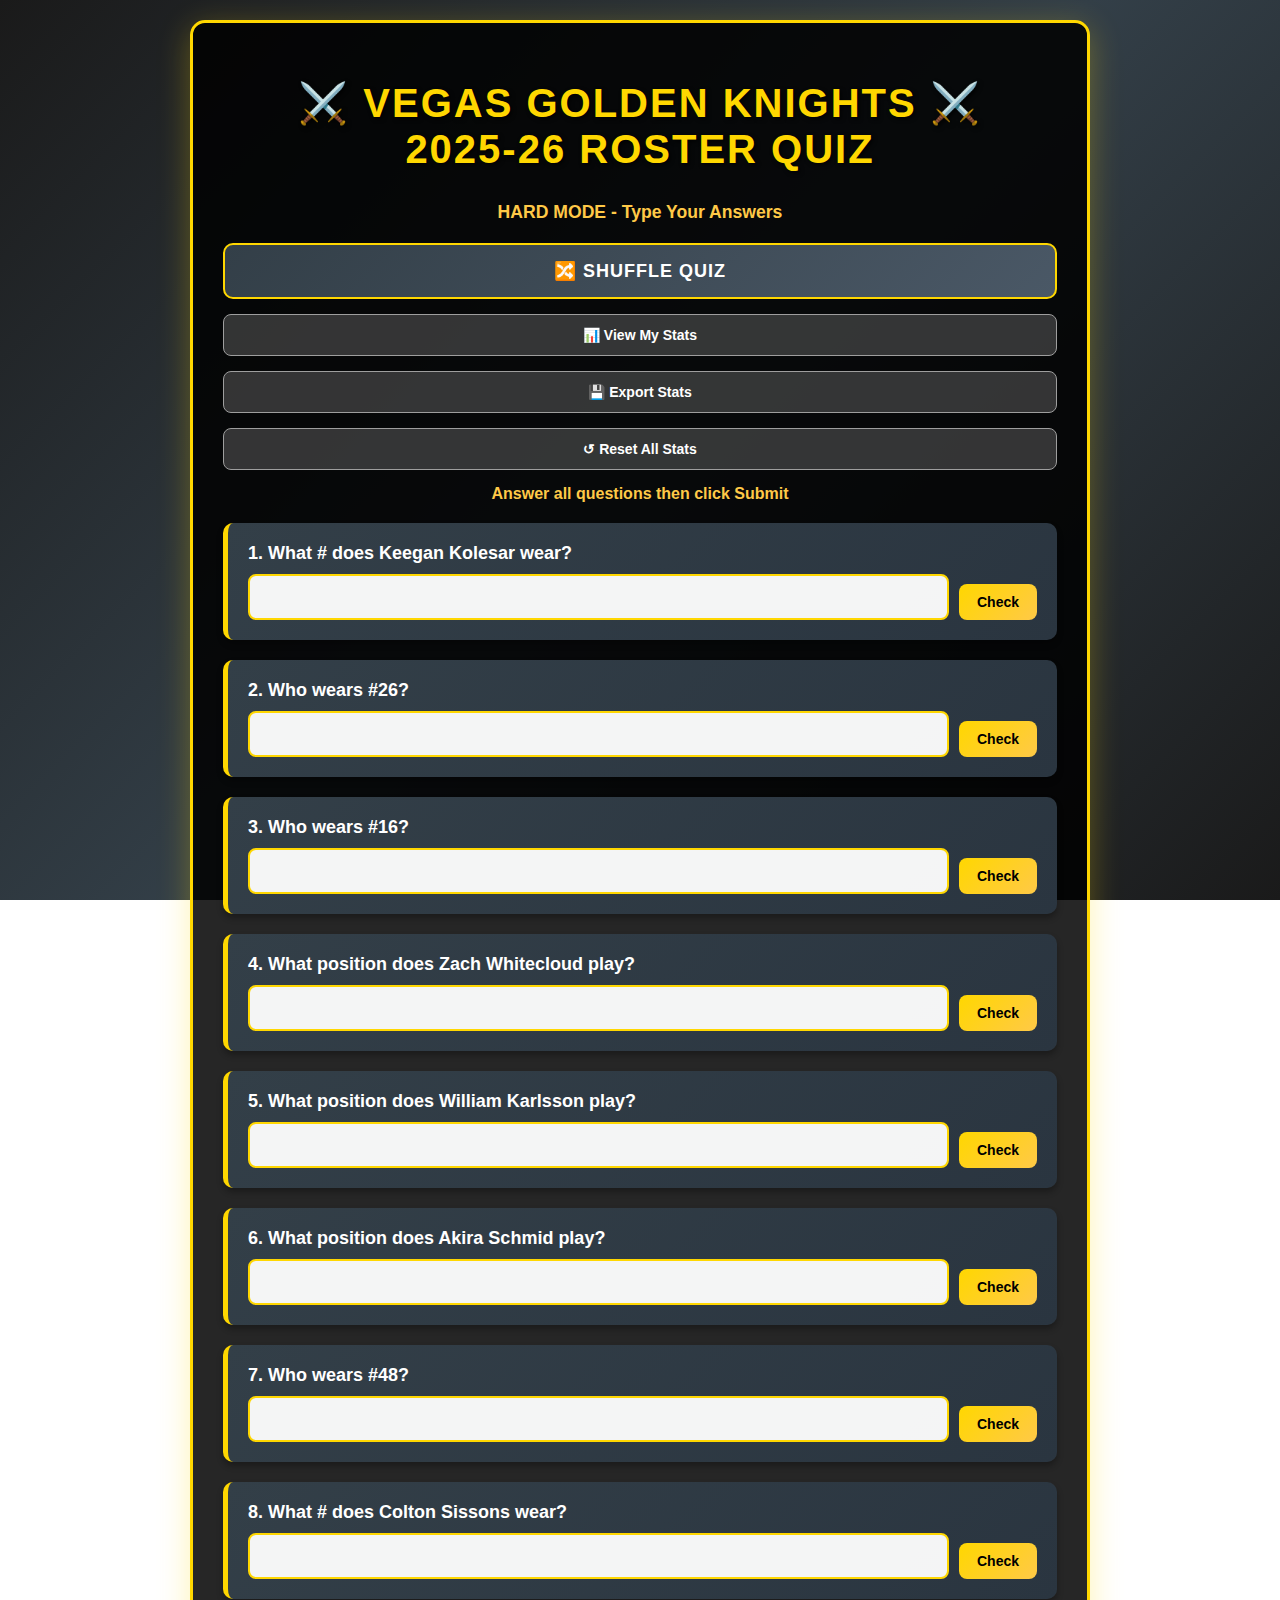
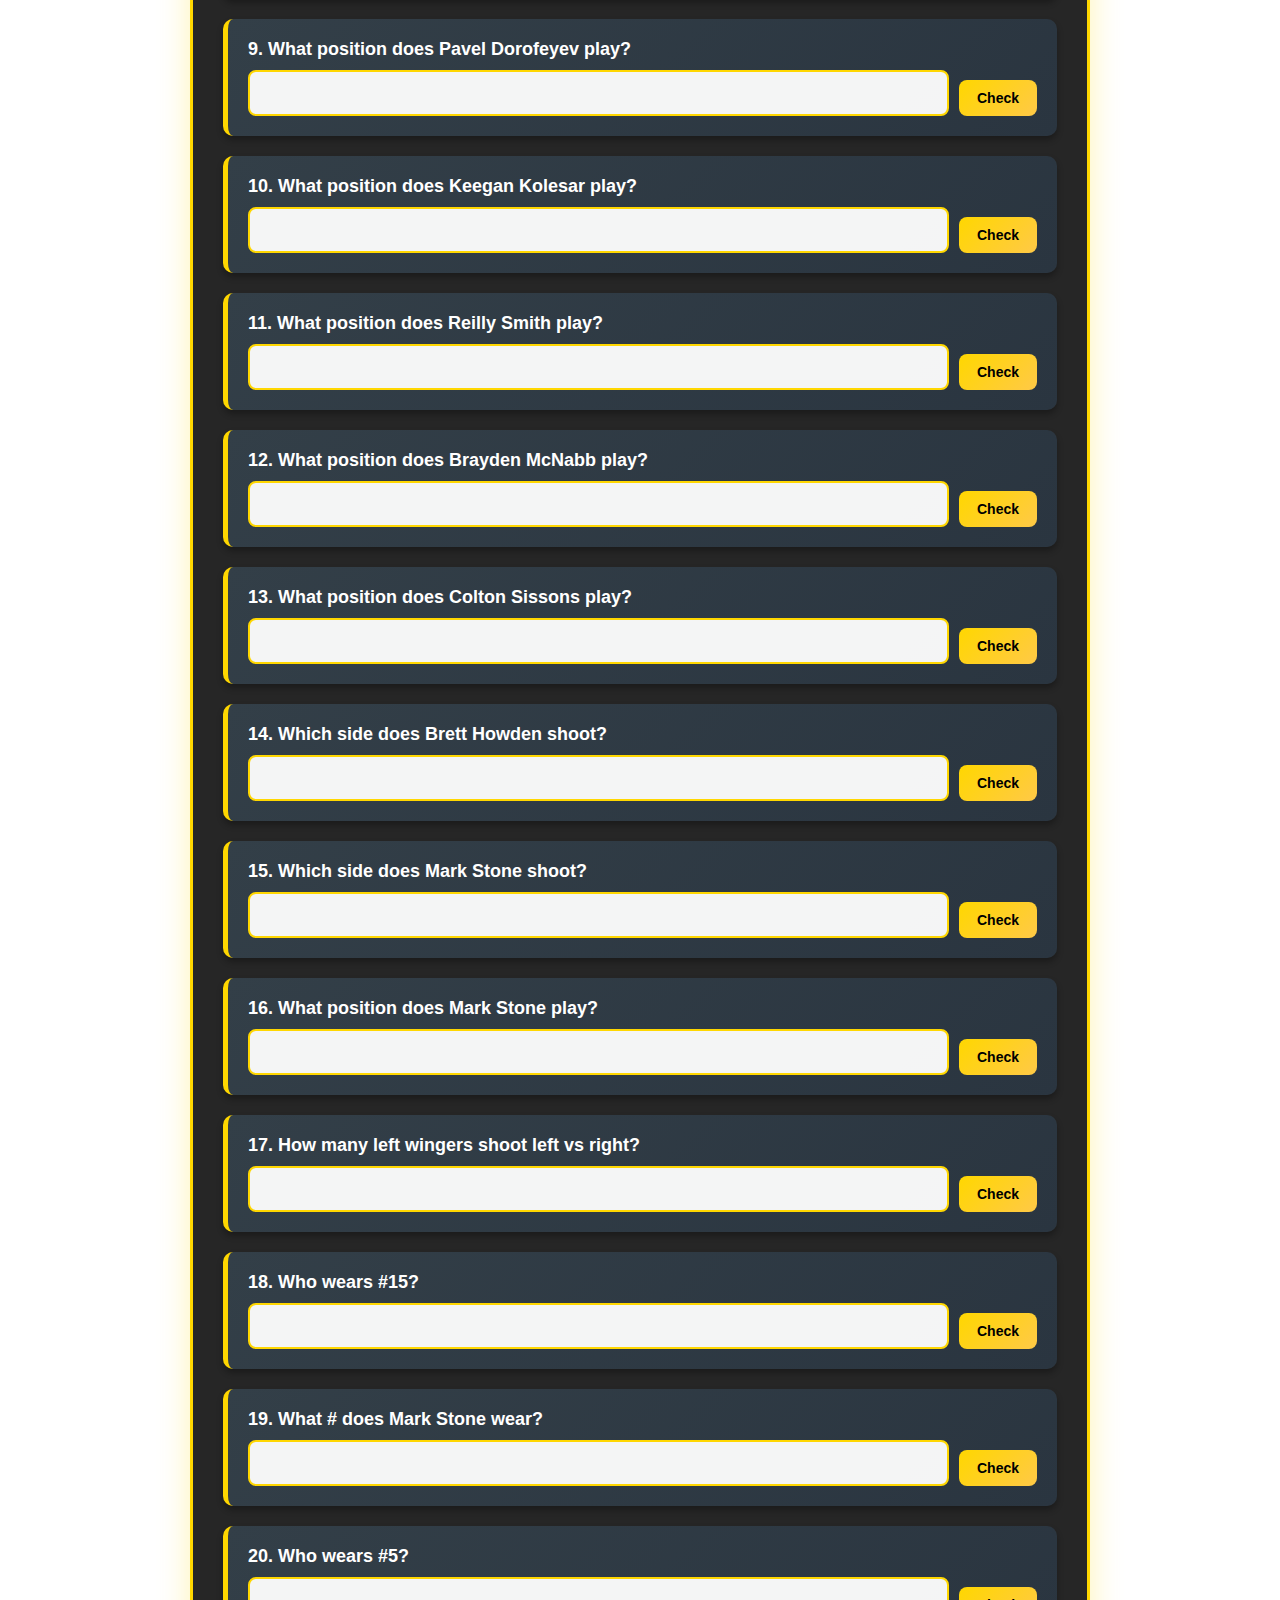
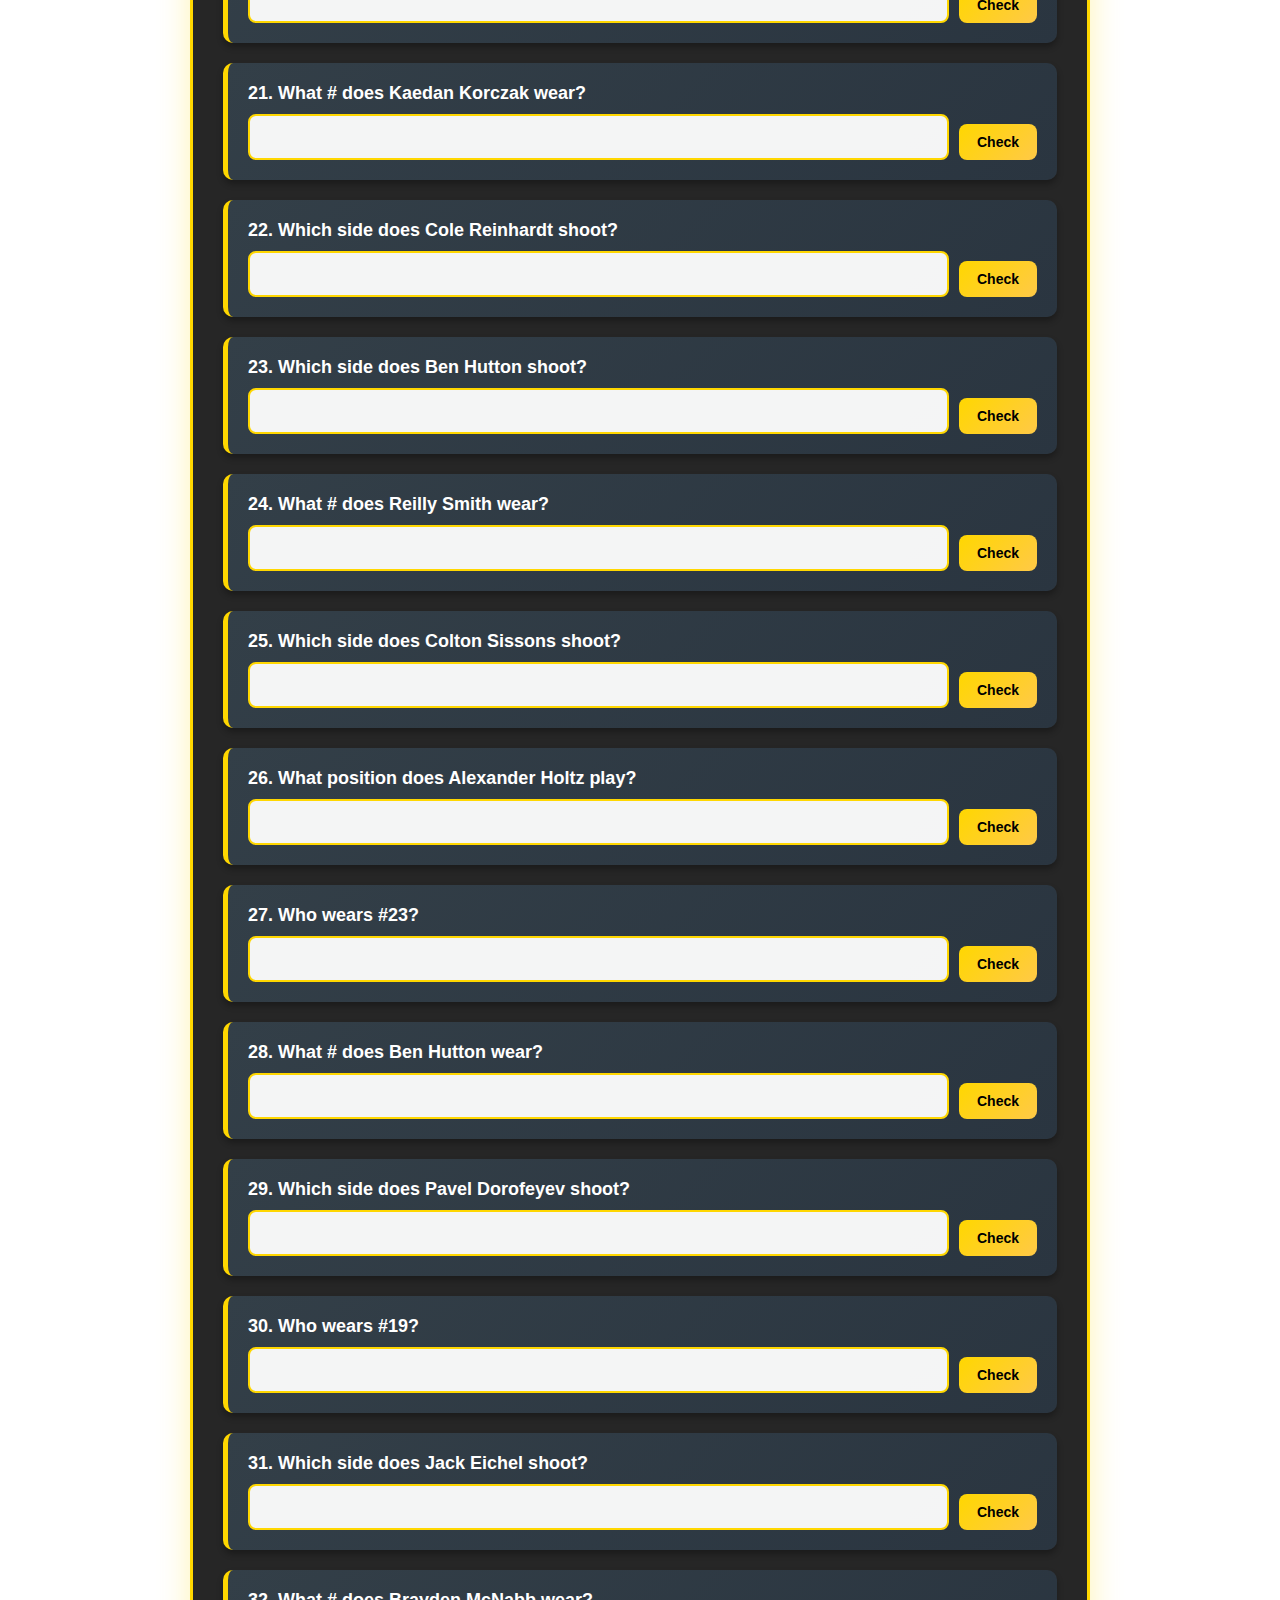
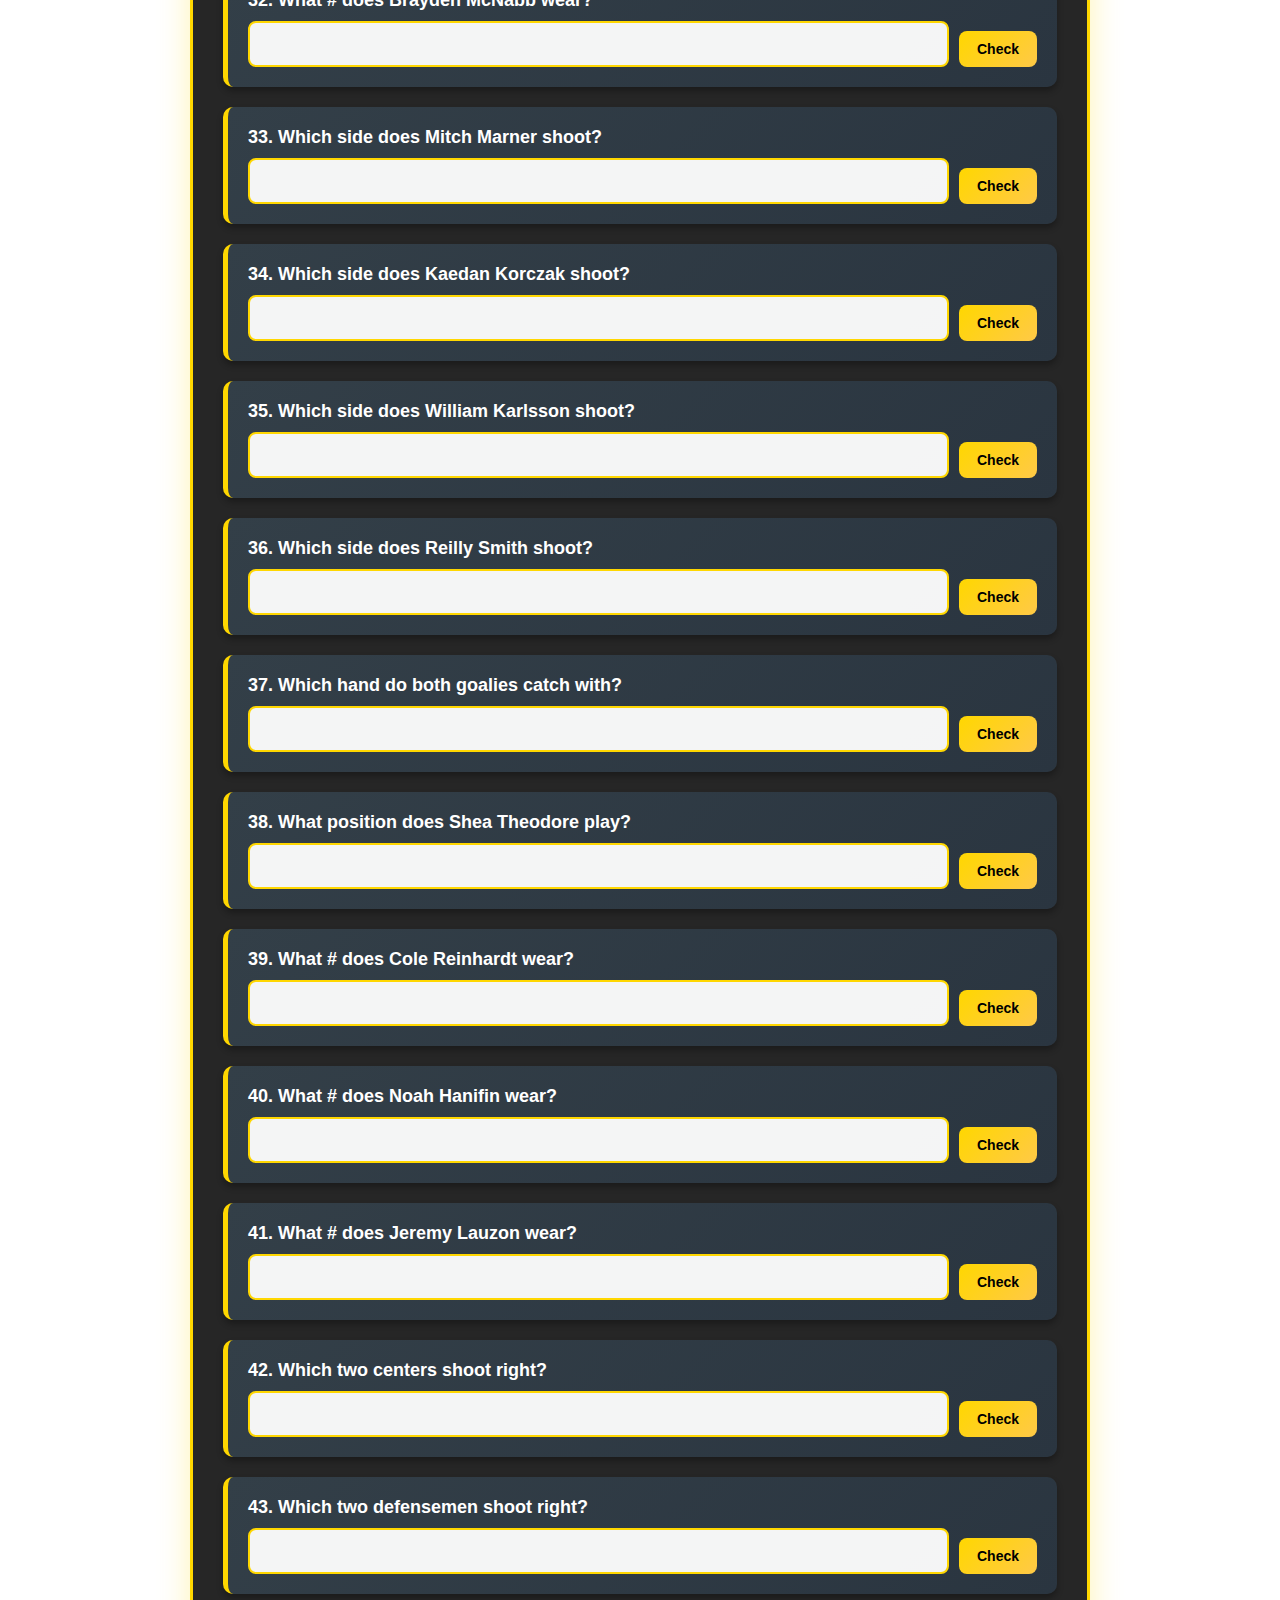
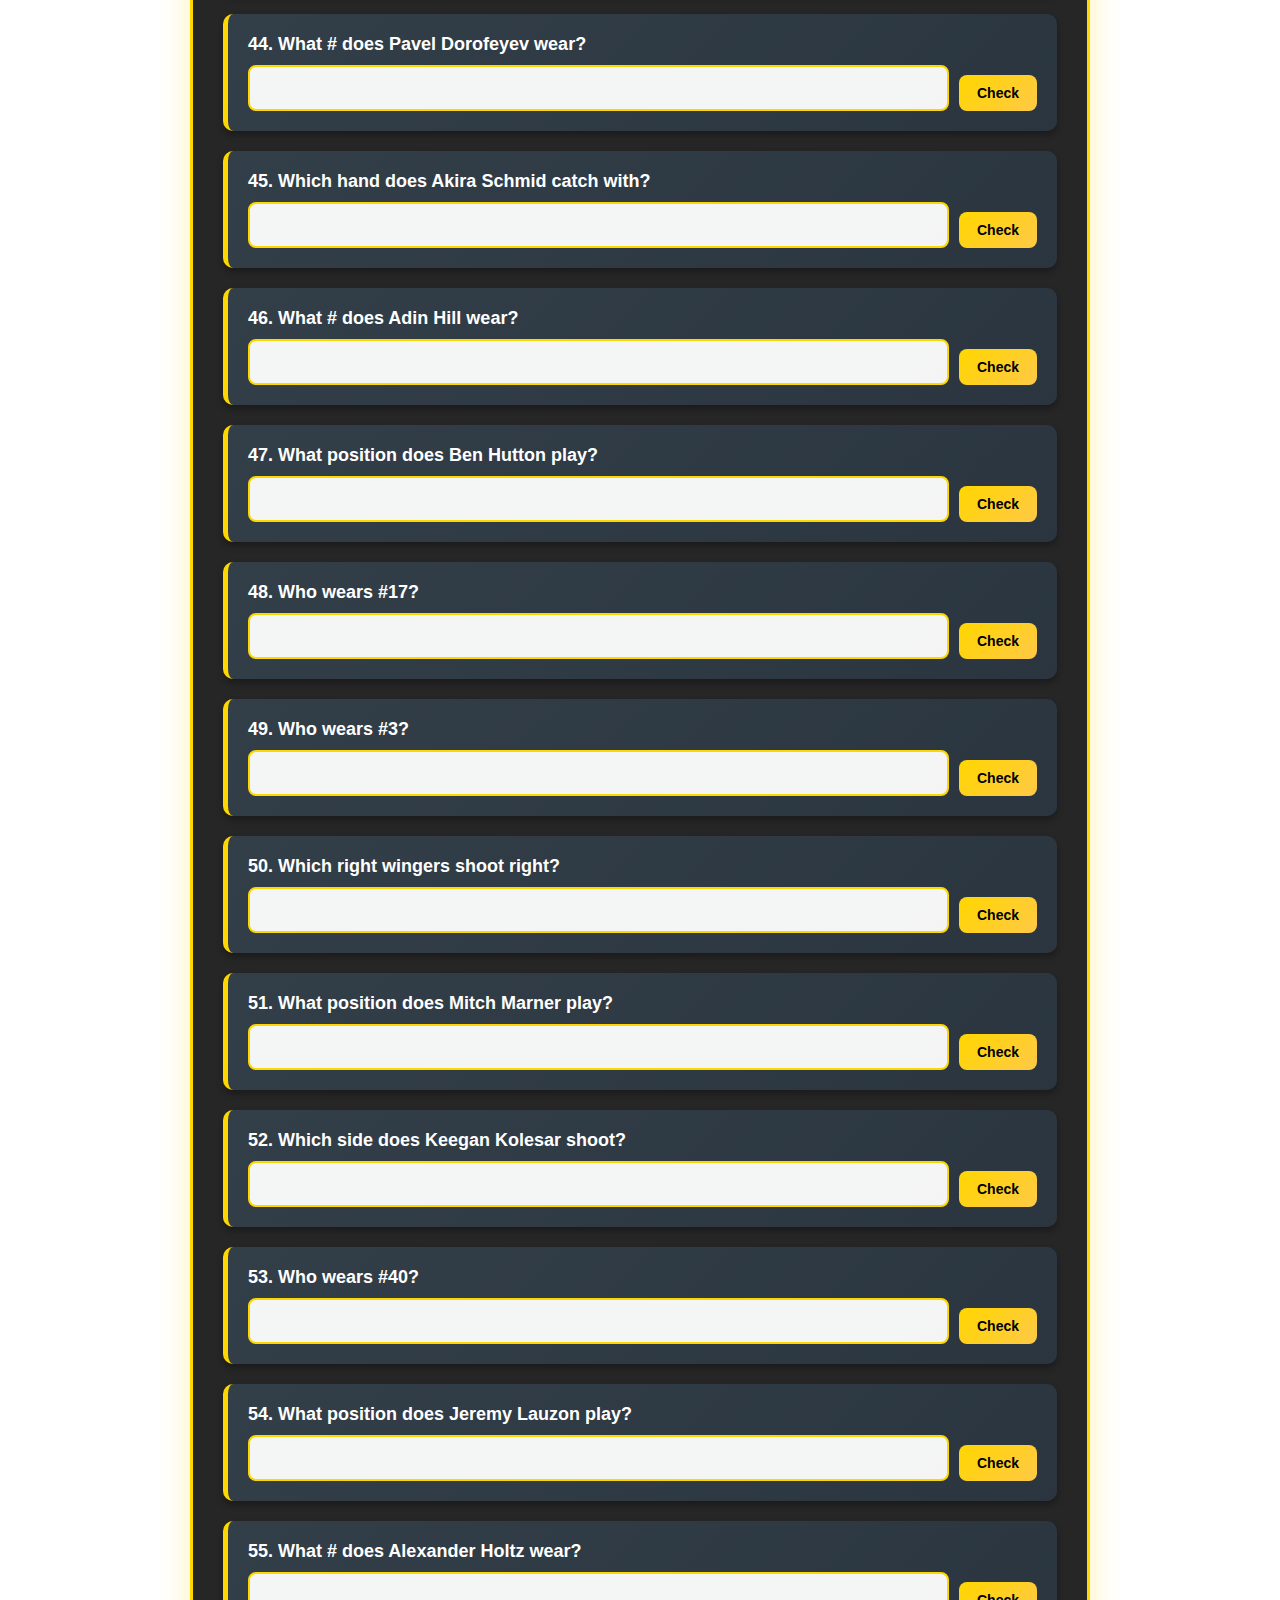
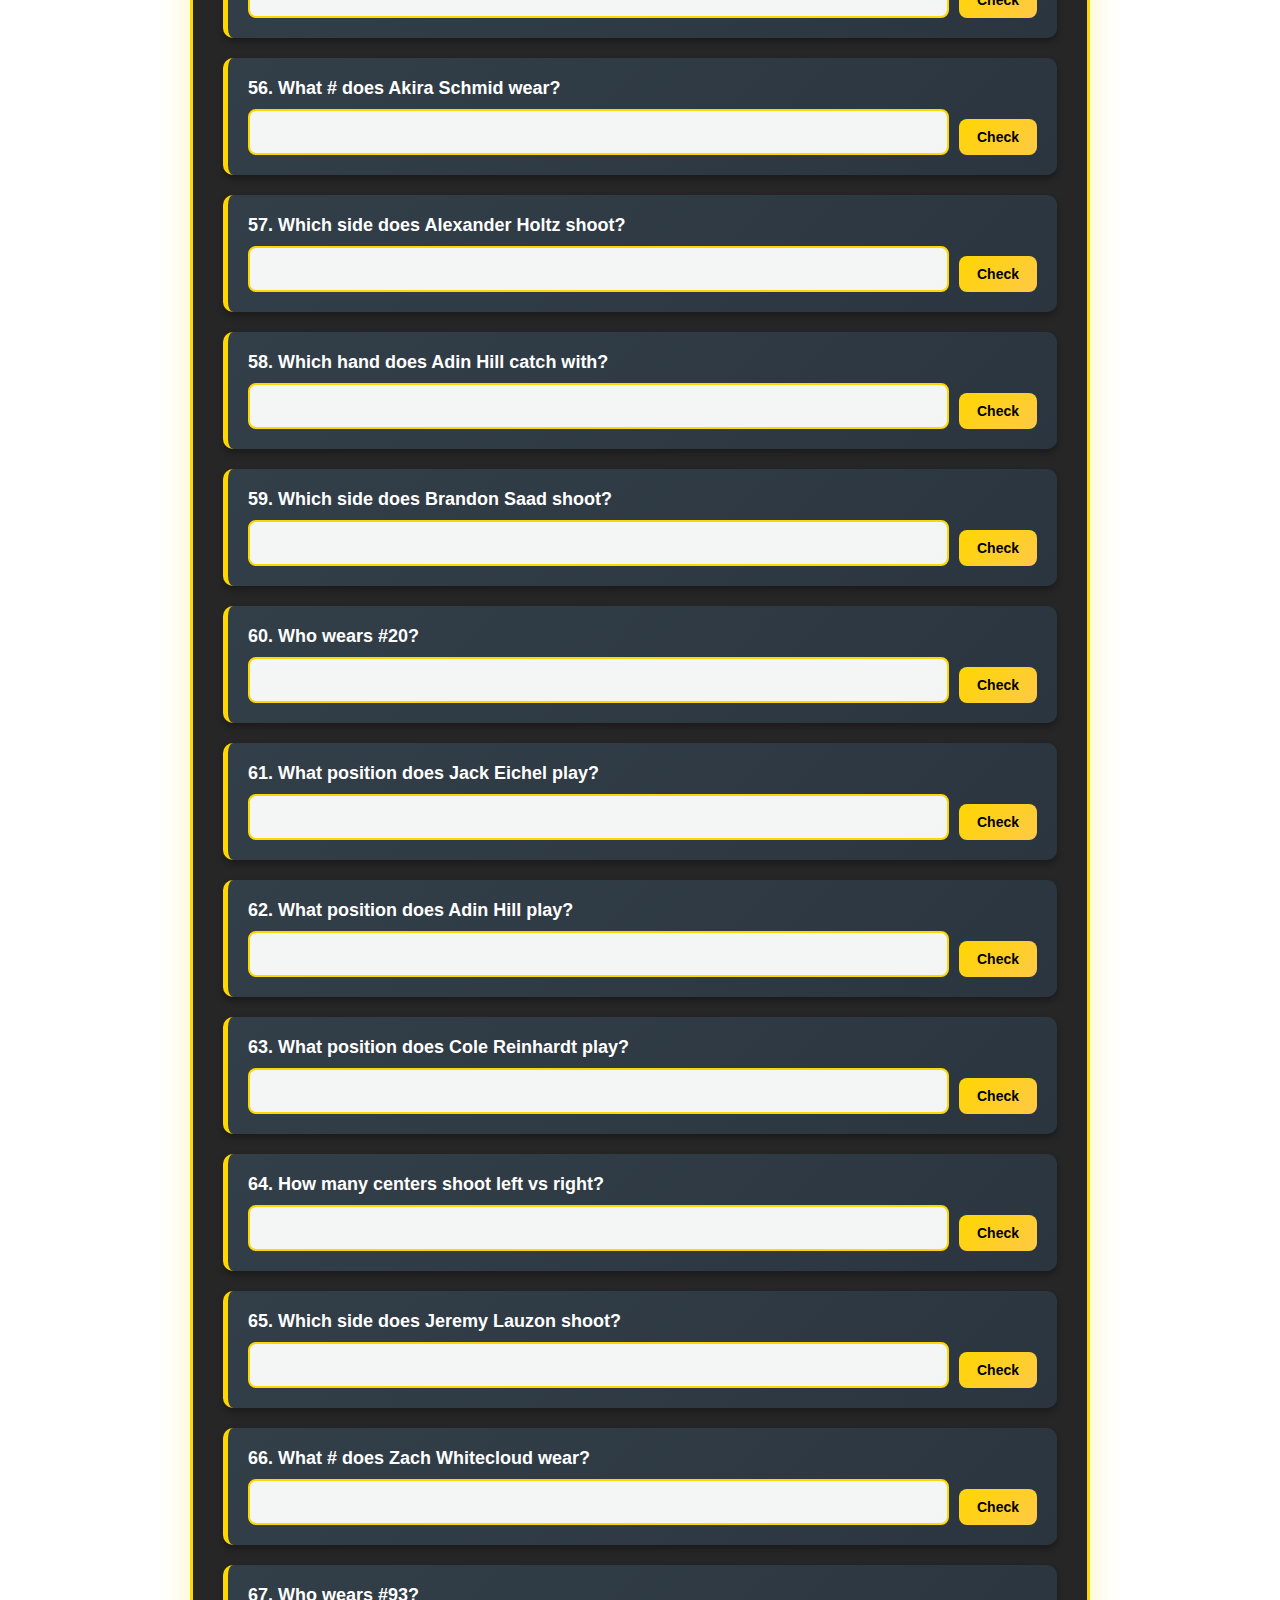
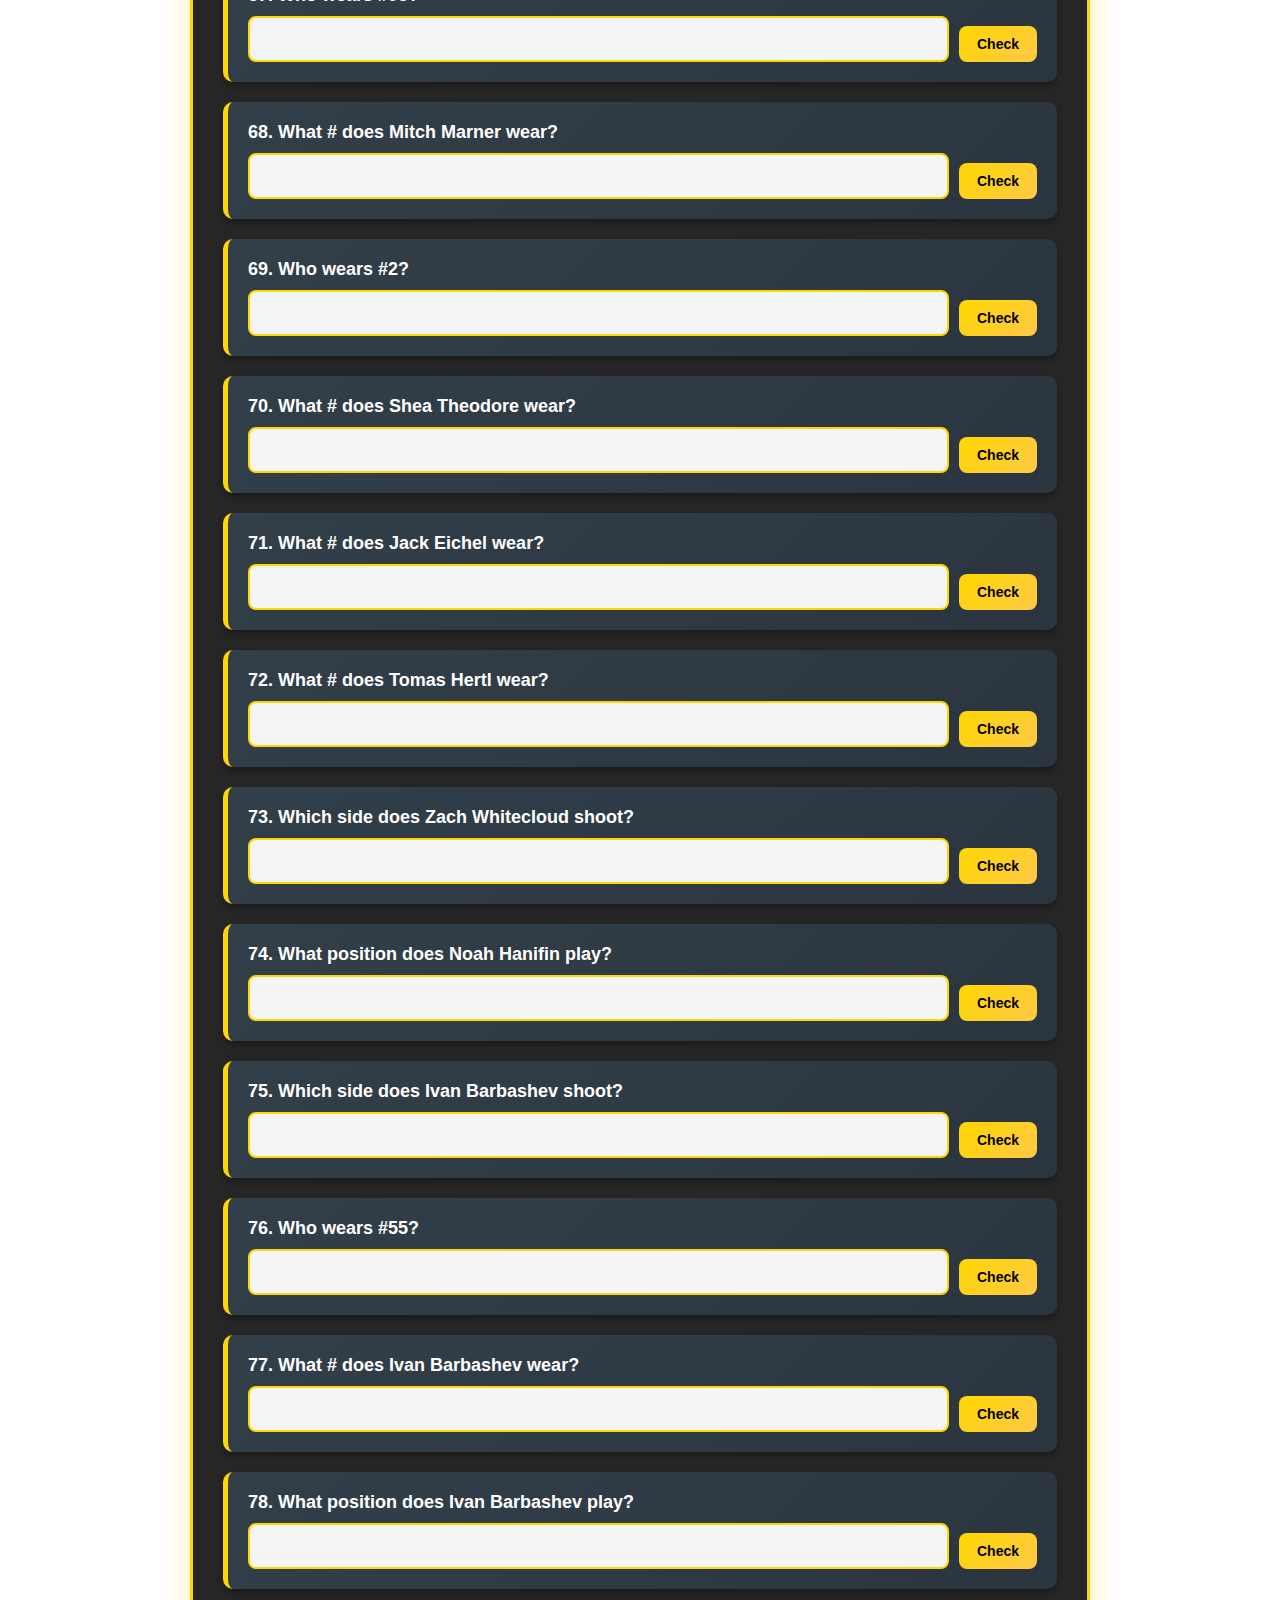
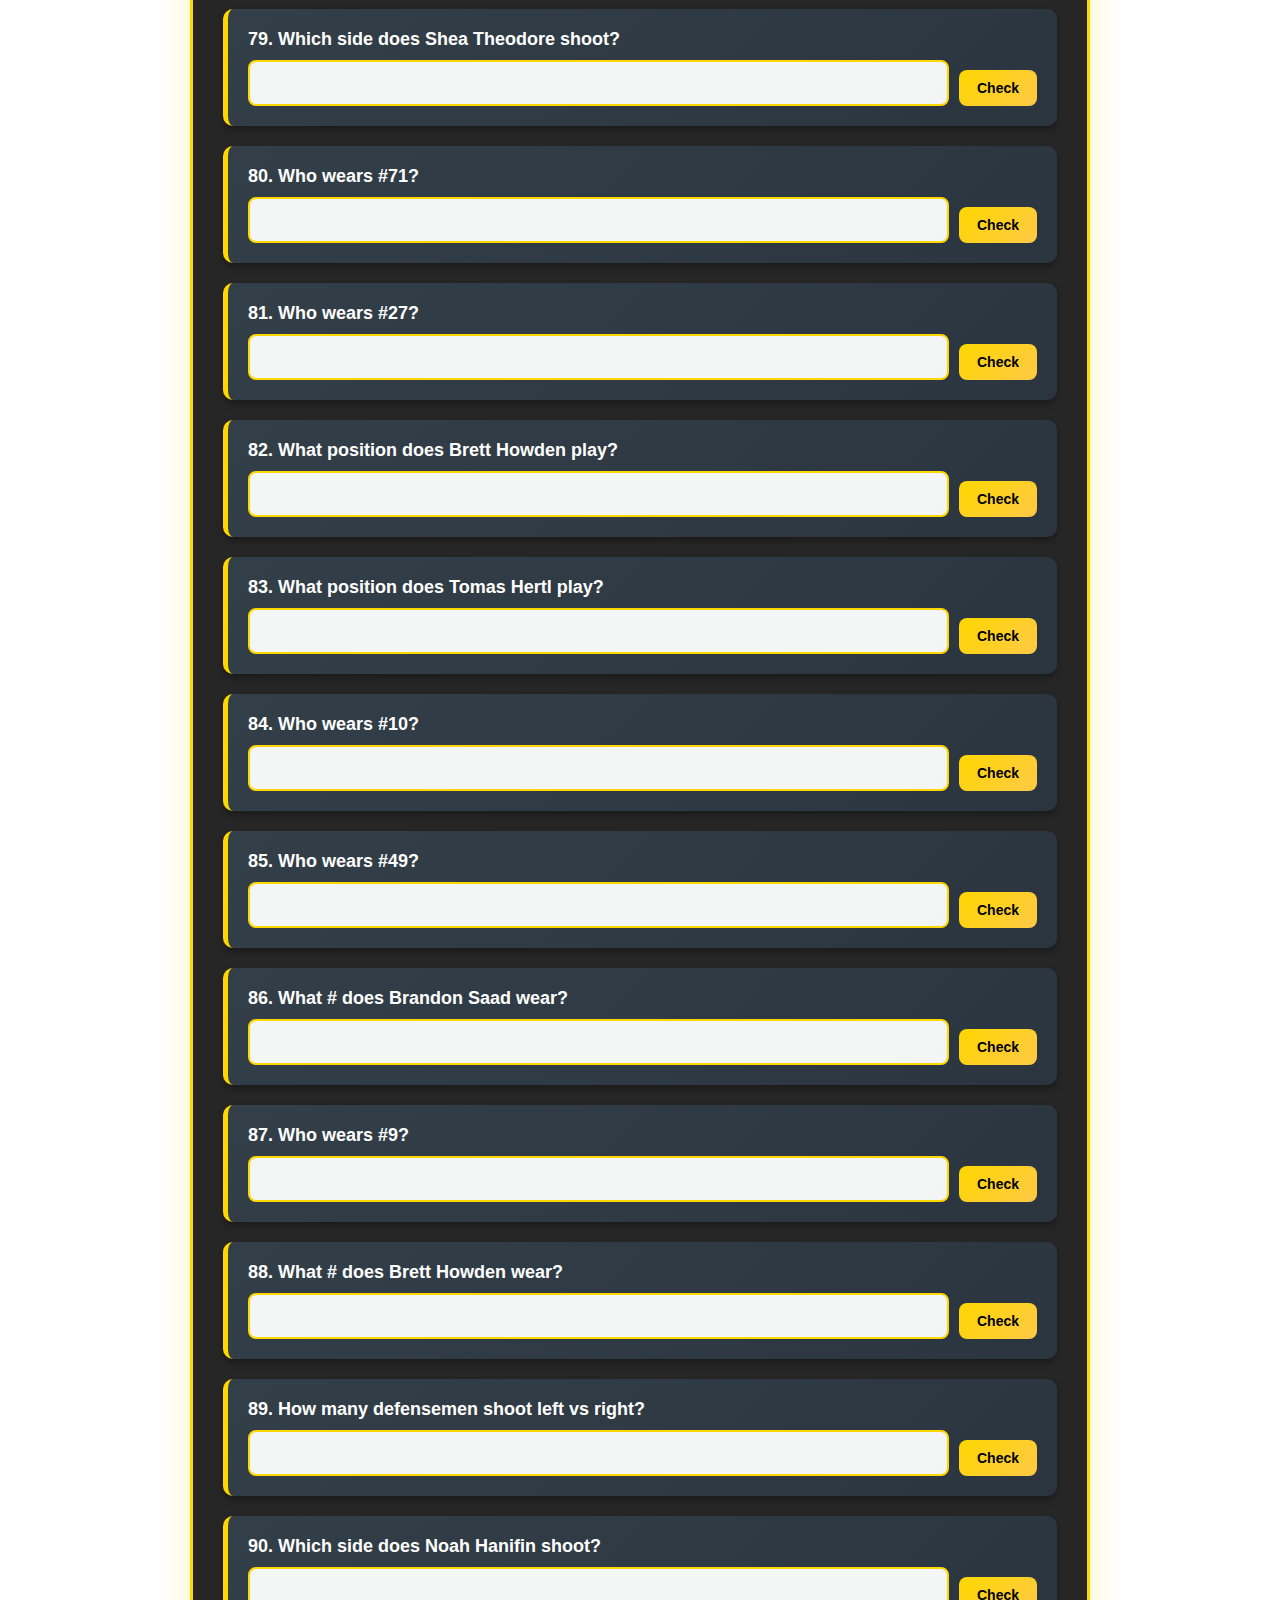
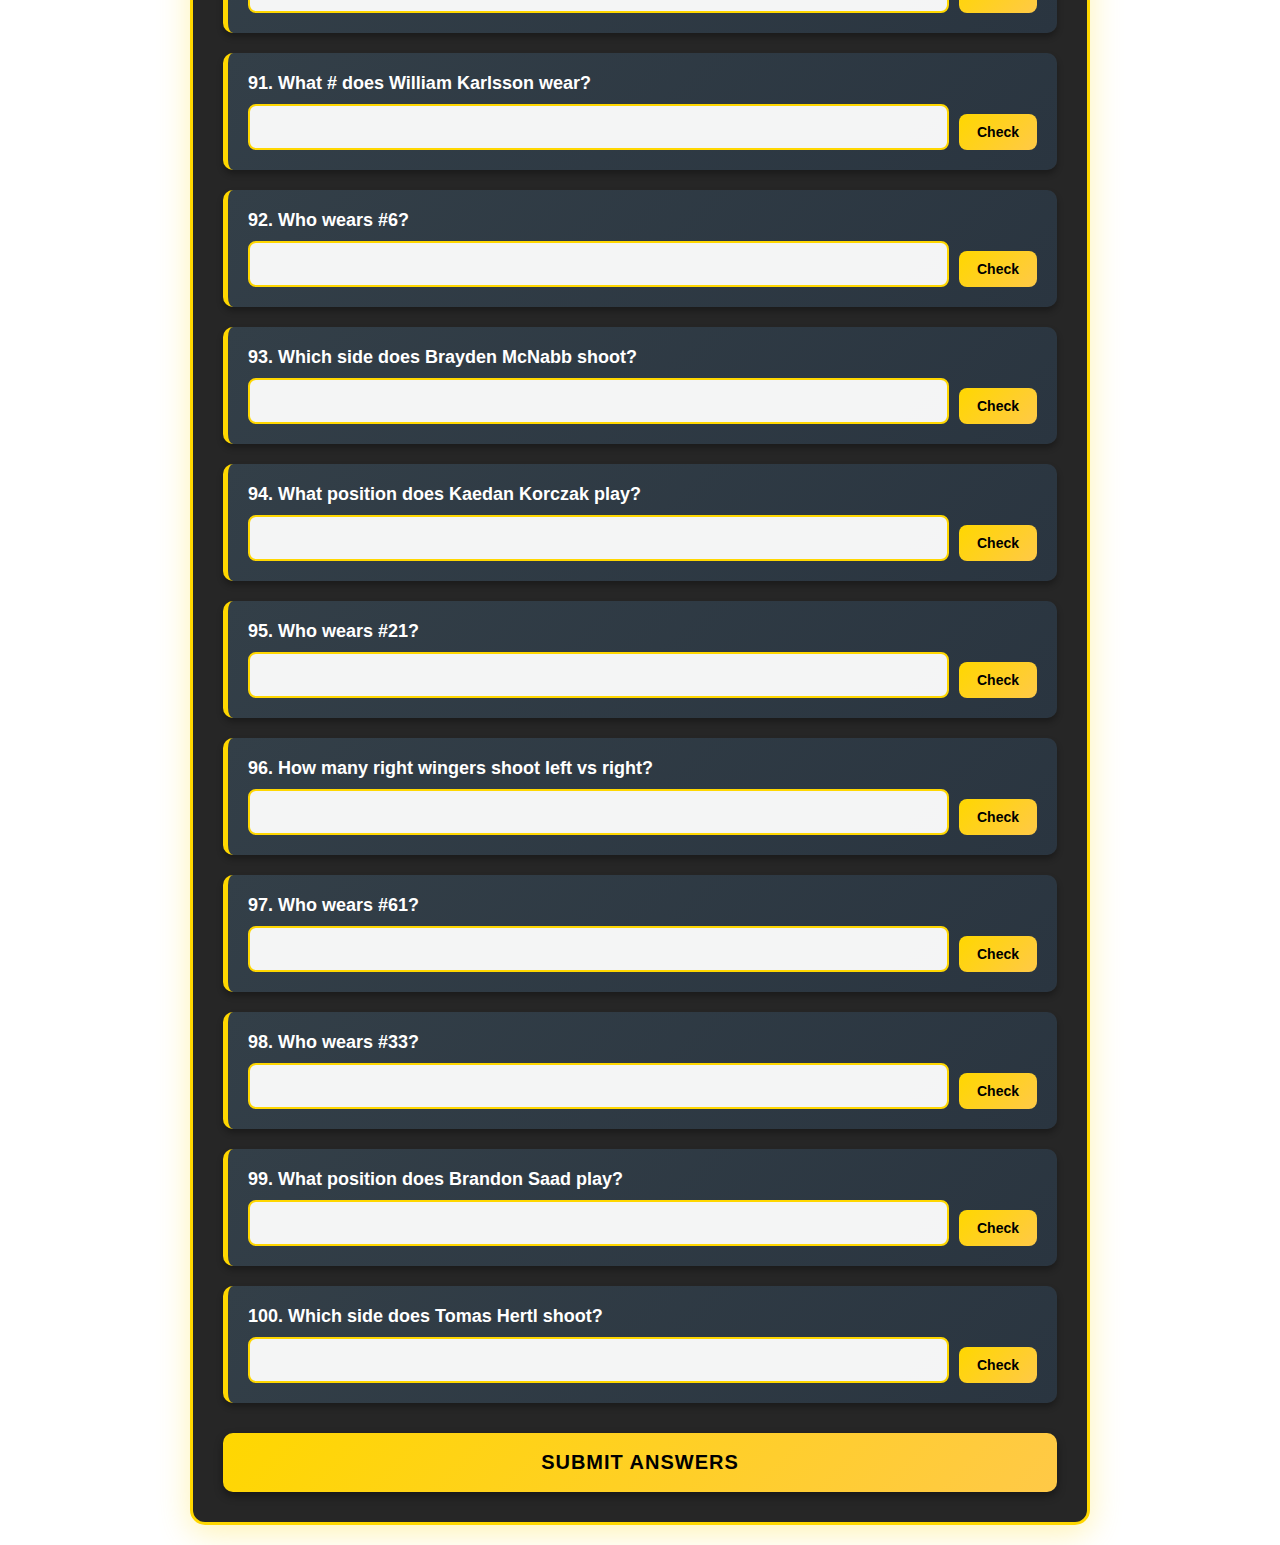
<file: 2025-26_VGK_Roster_Quiz_hard_bold.html>
<!DOCTYPE html>
<html lang="en">
<head>
    <meta charset="UTF-8">
    <meta name="viewport" content="width=device-width, initial-scale=1.0">
    <title>2025-26 VGK Roster Quiz - Hard Mode</title>
    <style>
        body {
            font-family: 'Arial Black', Arial, sans-serif;
            max-width: 900px;
            margin: 0 auto;
            padding: 20px;
            background: linear-gradient(135deg, #1a1a1a 0%, #333F48 50%, #1a1a1a 100%);
            background-attachment: fixed;
            min-height: 100vh;
        }
        .container {
            background: rgba(0, 0, 0, 0.85);
            padding: 30px;
            border-radius: 15px;
            box-shadow: 0 8px 32px rgba(255, 215, 0, 0.3);
            border: 3px solid #FFD700;
        }
        h1 {
            color: #FFD700;
            text-align: center;
            margin-bottom: 30px;
            font-size: 2.5em;
            text-transform: uppercase;
            text-shadow: 2px 2px 4px rgba(0, 0, 0, 0.8);
            letter-spacing: 2px;
        }
        .question {
            margin: 20px 0;
            padding: 20px;
            background: linear-gradient(135deg, #333F48 0%, #2a3540 100%);
            border-radius: 10px;
            border-left: 5px solid #FFD700;
            box-shadow: 0 4px 6px rgba(0, 0, 0, 0.3);
        }
        .question-text {
            font-size: 18px;
            font-weight: bold;
            margin-bottom: 10px;
            color: #ffffff;
        }
        input[type="text"] {
            width: 100%;
            padding: 12px;
            font-size: 16px;
            border: 2px solid #FFD700;
            border-radius: 8px;
            box-sizing: border-box;
            background: rgba(255, 255, 255, 0.95);
            transition: all 0.3s;
        }
        input[type="text"]:focus {
            outline: none;
            border-color: #FFC947;
            box-shadow: 0 0 10px rgba(255, 215, 0, 0.5);
            background: white;
        }
        .feedback {
            margin-top: 10px;
            padding: 10px;
            border-radius: 8px;
            display: none;
            font-weight: bold;
        }
        .correct {
            background: rgba(76, 175, 80, 0.2);
            color: #4CAF50;
            border: 2px solid #4CAF50;
        }
        .incorrect {
            background: rgba(244, 67, 54, 0.2);
            color: #f44336;
            border: 2px solid #f44336;
        }
        .submit-btn {
            display: block;
            width: 100%;
            padding: 18px;
            font-size: 20px;
            font-weight: bold;
            color: #000000;
            background: linear-gradient(135deg, #FFD700 0%, #FFC947 100%);
            border: none;
            border-radius: 10px;
            cursor: pointer;
            margin-top: 30px;
            text-transform: uppercase;
            letter-spacing: 1px;
            box-shadow: 0 4px 8px rgba(0, 0, 0, 0.4);
            transition: all 0.3s;
        }
        .submit-btn:hover {
            background: linear-gradient(135deg, #FFC947 0%, #d4c46a 100%);
            transform: translateY(-2px);
            box-shadow: 0 6px 12px rgba(0, 0, 0, 0.5);
        }
        .shuffle-btn {
            display: block;
            width: 100%;
            padding: 15px;
            font-size: 18px;
            font-weight: bold;
            color: #ffffff;
            background: linear-gradient(135deg, #333F48 0%, #4a5866 100%);
            border: 2px solid #FFD700;
            border-radius: 10px;
            cursor: pointer;
            margin-bottom: 15px;
            text-transform: uppercase;
            letter-spacing: 1px;
            transition: all 0.3s;
        }
        .shuffle-btn:hover {
            background: linear-gradient(135deg, #4a5866 0%, #5a6876 100%);
            transform: translateY(-2px);
        }
        .reset-btn {
            display: block;
            width: 100%;
            padding: 12px;
            font-size: 14px;
            font-weight: bold;
            color: #ffffff;
            background: rgba(158, 158, 158, 0.3);
            border: 1px solid #9E9E9E;
            border-radius: 8px;
            cursor: pointer;
            margin-bottom: 15px;
            transition: all 0.3s;
        }
        .reset-btn:hover {
            background: rgba(117, 117, 117, 0.5);
        }
        .check-btn {
            padding: 10px 18px;
            font-size: 14px;
            font-weight: bold;
            color: #000000;
            background: linear-gradient(135deg, #FFD700 0%, #FFC947 100%);
            border: none;
            border-radius: 8px;
            cursor: pointer;
            margin-top: 10px;
            transition: all 0.3s;
        }
        .check-btn:hover {
            background: linear-gradient(135deg, #FFC947 0%, #d4c46a 100%);
            transform: translateY(-1px);
        }
        .input-row {
            display: flex;
            gap: 10px;
            align-items: flex-start;
        }
        .input-row input {
            flex: 1;
        }
        .status-badge {
            display: inline-block;
            padding: 4px 10px;
            border-radius: 5px;
            font-size: 11px;
            font-weight: bold;
            margin-left: 10px;
            text-transform: uppercase;
            letter-spacing: 0.5px;
        }
        .status-wrong {
            background: rgba(244, 67, 54, 0.3);
            color: #ff6b6b;
            border: 1px solid #f44336;
        }
        .status-correct {
            background: rgba(76, 175, 80, 0.3);
            color: #81c784;
            border: 1px solid #4CAF50;
        }
        .score {
            text-align: center;
            font-size: 28px;
            font-weight: bold;
            margin: 20px 0;
            padding: 25px;
            background: linear-gradient(135deg, #FFD700 0%, #FFC947 100%);
            border-radius: 10px;
            display: none;
            color: #000000;
            text-transform: uppercase;
            letter-spacing: 2px;
            box-shadow: 0 4px 8px rgba(0, 0, 0, 0.4);
        }
        .progress {
            text-align: center;
            color: #FFC947;
            margin-bottom: 20px;
            font-size: 16px;
            font-weight: bold;
        }
    </style>
</head>
<body>
    <div class="container">
        <h1>⚔️ VEGAS GOLDEN KNIGHTS ⚔️<br>2025-26 ROSTER QUIZ</h1>
        <div style="text-align: center; color: #FFC947; font-size: 1.1em; margin-bottom: 20px; font-weight: bold;">HARD MODE - Type Your Answers</div>
        <button class="shuffle-btn" onclick="shuffleQuiz()">🔀 Shuffle Quiz</button>
        <button class="reset-btn" onclick="viewStats()">📊 View My Stats</button>
        <button class="reset-btn" onclick="exportStats()">💾 Export Stats</button>
        <button class="reset-btn" onclick="resetStats()">↺ Reset All Stats</button>
        <div class="progress" id="progress">Answer all questions then click Submit</div>
        <div class="score" id="score"></div>
        <form id="quizForm">
            <div id="questions"></div>
            <button type="submit" class="submit-btn">Submit Answers</button>
        </form>
    </div>

    <script>
        const questions = [
            // Goalies
            {q: "What # does Adin Hill wear?", a: ["33"]},
            {q: "What # does Akira Schmid wear?", a: ["40"]},
            {q: "Which hand do both goalies catch with?", a: ["left", "l"]},
            {q: "Who wears #33?", a: ["adin hill", "hill"]},
            {q: "Who wears #40?", a: ["akira schmid", "schmid"]},
            {q: "What position does Adin Hill play?", a: ["g", "goalie", "goaltender"]},
            {q: "What position does Akira Schmid play?", a: ["g", "goalie", "goaltender"]},
            {q: "Which hand does Adin Hill catch with?", a: ["left", "l"]},
            {q: "Which hand does Akira Schmid catch with?", a: ["left", "l"]},
            
            // Defense
            {q: "What # does Zach Whitecloud wear?", a: ["2"]},
            {q: "What # does Brayden McNabb wear?", a: ["3"]},
            {q: "What # does Jeremy Lauzon wear?", a: ["5"]},
            {q: "What # does Kaedan Korczak wear?", a: ["6"]},
            {q: "What # does Noah Hanifin wear?", a: ["15"]},
            {q: "What # does Ben Hutton wear?", a: ["17"]},
            {q: "What # does Shea Theodore wear?", a: ["27"]},
            {q: "Who wears #2?", a: ["zach whitecloud", "whitecloud"]},
            {q: "Who wears #3?", a: ["brayden mcnabb", "mcnabb"]},
            {q: "Who wears #5?", a: ["jeremy lauzon", "lauzon"]},
            {q: "Who wears #6?", a: ["kaedan korczak", "korczak"]},
            {q: "Who wears #15?", a: ["noah hanifin", "hanifin"]},
            {q: "Who wears #17?", a: ["ben hutton", "hutton"]},
            {q: "Who wears #27?", a: ["shea theodore", "theodore"]},
            {q: "Which two defensemen shoot right?", a: ["whitecloud and korczak", "korczak and whitecloud", "whitecloud korczak", "korczak whitecloud", "zach whitecloud and kaedan korczak", "kaedan korczak and zach whitecloud"]},
            {q: "How many defensemen shoot left vs right?", a: ["5 left 2 right", "5 left, 2 right", "5 l 2 r", "5 l, 2 r", "5-2", "5 and 2"]},
            {q: "What position does Zach Whitecloud play?", a: ["d", "defense", "defenseman"]},
            {q: "What position does Brayden McNabb play?", a: ["d", "defense", "defenseman"]},
            {q: "What position does Jeremy Lauzon play?", a: ["d", "defense", "defenseman"]},
            {q: "What position does Kaedan Korczak play?", a: ["d", "defense", "defenseman"]},
            {q: "What position does Noah Hanifin play?", a: ["d", "defense", "defenseman"]},
            {q: "What position does Ben Hutton play?", a: ["d", "defense", "defenseman"]},
            {q: "What position does Shea Theodore play?", a: ["d", "defense", "defenseman"]},
            {q: "Which side does Zach Whitecloud shoot?", a: ["right", "r"]},
            {q: "Which side does Brayden McNabb shoot?", a: ["left", "l"]},
            {q: "Which side does Jeremy Lauzon shoot?", a: ["left", "l"]},
            {q: "Which side does Kaedan Korczak shoot?", a: ["right", "r"]},
            {q: "Which side does Noah Hanifin shoot?", a: ["left", "l"]},
            {q: "Which side does Ben Hutton shoot?", a: ["left", "l"]},
            {q: "Which side does Shea Theodore shoot?", a: ["left", "l"]},
            
            // Left Wing
            {q: "What # does Brandon Saad wear?", a: ["20"]},
            {q: "What # does Cole Reinhardt wear?", a: ["23"]},
            {q: "What # does Ivan Barbashev wear?", a: ["49"]},
            {q: "Who wears #20?", a: ["brandon saad", "saad"]},
            {q: "Who wears #23?", a: ["cole reinhardt", "reinhardt"]},
            {q: "Who wears #49?", a: ["ivan barbashev", "barbashev"]},
            {q: "How many left wingers shoot left vs right?", a: ["3 left 0 right", "3 left, 0 right", "3 l 0 r", "3 l, 0 r", "3-0", "3 and 0", "3 left", "all left", "all 3 left"]},
            {q: "What position does Brandon Saad play?", a: ["lw", "left wing", "leftwing", "left winger"]},
            {q: "What position does Cole Reinhardt play?", a: ["lw", "left wing", "leftwing", "left winger"]},
            {q: "What position does Ivan Barbashev play?", a: ["lw", "left wing", "leftwing", "left winger"]},
            {q: "Which side does Brandon Saad shoot?", a: ["left", "l"]},
            {q: "Which side does Cole Reinhardt shoot?", a: ["left", "l"]},
            {q: "Which side does Ivan Barbashev shoot?", a: ["left", "l"]},
            
            // Center
            {q: "What # does Jack Eichel wear?", a: ["9"]},
            {q: "What # does Colton Sissons wear?", a: ["10"]},
            {q: "What # does Brett Howden wear?", a: ["21"]},
            {q: "What # does Tomas Hertl wear?", a: ["48"]},
            {q: "What # does William Karlsson wear?", a: ["71"]},
            {q: "Who wears #9?", a: ["jack eichel", "eichel"]},
            {q: "Who wears #10?", a: ["colton sissons", "sissons"]},
            {q: "Who wears #21?", a: ["brett howden", "howden"]},
            {q: "Who wears #48?", a: ["tomas hertl", "hertl"]},
            {q: "Who wears #71?", a: ["william karlsson", "karlsson"]},
            {q: "Which two centers shoot right?", a: ["eichel and sissons", "sissons and eichel", "eichel sissons", "sissons eichel", "jack eichel and colton sissons", "colton sissons and jack eichel"]},
            {q: "How many centers shoot left vs right?", a: ["3 left 2 right", "3 left, 2 right", "3 l 2 r", "3 l, 2 r", "3-2", "3 and 2"]},
            {q: "What position does Jack Eichel play?", a: ["c", "center", "centre"]},
            {q: "What position does Colton Sissons play?", a: ["c", "center", "centre"]},
            {q: "What position does Brett Howden play?", a: ["c", "center", "centre"]},
            {q: "What position does Tomas Hertl play?", a: ["c", "center", "centre"]},
            {q: "What position does William Karlsson play?", a: ["c", "center", "centre"]},
            {q: "Which side does Jack Eichel shoot?", a: ["right", "r"]},
            {q: "Which side does Colton Sissons shoot?", a: ["right", "r"]},
            {q: "Which side does Brett Howden shoot?", a: ["left", "l"]},
            {q: "Which side does Tomas Hertl shoot?", a: ["left", "l"]},
            {q: "Which side does William Karlsson shoot?", a: ["left", "l"]},
            
            // Right Wing
            {q: "What # does Pavel Dorofeyev wear?", a: ["16"]},
            {q: "What # does Reilly Smith wear?", a: ["19"]},
            {q: "What # does Alexander Holtz wear?", a: ["26"]},
            {q: "What # does Keegan Kolesar wear?", a: ["55"]},
            {q: "What # does Mark Stone wear?", a: ["61"]},
            {q: "What # does Mitch Marner wear?", a: ["93"]},
            {q: "Who wears #16?", a: ["pavel dorofeyev", "dorofeyev"]},
            {q: "Who wears #19?", a: ["reilly smith", "smith"]},
            {q: "Who wears #26?", a: ["alexander holtz", "holtz"]},
            {q: "Who wears #55?", a: ["keegan kolesar", "kolesar"]},
            {q: "Who wears #61?", a: ["mark stone", "stone"]},
            {q: "Who wears #93?", a: ["mitch marner", "marner"]},
            {q: "Which right wingers shoot right?", a: ["holtz kolesar stone marner", "holtz, kolesar, stone, marner", "alexander holtz keegan kolesar mark stone mitch marner", "alexander holtz, keegan kolesar, mark stone, mitch marner", "holtz kolesar stone and marner", "marner stone kolesar holtz"]},
            {q: "How many right wingers shoot left vs right?", a: ["2 left 4 right", "2 left, 4 right", "2 l 4 r", "2 l, 4 r", "2-4", "2 and 4"]},
            {q: "What position does Pavel Dorofeyev play?", a: ["rw", "right wing", "rightwing", "right winger"]},
            {q: "What position does Reilly Smith play?", a: ["rw", "right wing", "rightwing", "right winger"]},
            {q: "What position does Alexander Holtz play?", a: ["rw", "right wing", "rightwing", "right winger"]},
            {q: "What position does Keegan Kolesar play?", a: ["rw", "right wing", "rightwing", "right winger"]},
            {q: "What position does Mark Stone play?", a: ["rw", "right wing", "rightwing", "right winger"]},
            {q: "What position does Mitch Marner play?", a: ["rw", "right wing", "rightwing", "right winger"]},
            {q: "Which side does Pavel Dorofeyev shoot?", a: ["left", "l"]},
            {q: "Which side does Reilly Smith shoot?", a: ["left", "l"]},
            {q: "Which side does Alexander Holtz shoot?", a: ["right", "r"]},
            {q: "Which side does Keegan Kolesar shoot?", a: ["right", "r"]},
            {q: "Which side does Mark Stone shoot?", a: ["right", "r"]},
            {q: "Which side does Mitch Marner shoot?", a: ["right", "r"]}
        ];

        let shuffledQuestions = [];
        let questionStats = {}; // Track correct/incorrect per question

        // Load stats from localStorage
        function loadStats() {
            const saved = localStorage.getItem('rosterQuizStatsTyping');
            if (saved) {
                try {
                    questionStats = JSON.parse(saved);
                } catch (e) {
                    questionStats = {};
                }
            }
        }

        // Save stats to localStorage
        function saveStats() {
            localStorage.setItem('rosterQuizStatsTyping', JSON.stringify(questionStats));
        }

        function shuffle(array) {
            const arr = [...array];
            for (let i = arr.length - 1; i > 0; i--) {
                const j = Math.floor(Math.random() * (i + 1));
                [arr[i], arr[j]] = [arr[j], arr[i]];
            }
            return arr;
        }

        function smartShuffle(array) {
            // Separate into wrong, unanswered, and correct
            const wrong = [];
            const unanswered = [];
            const correct = [];

            array.forEach(q => {
                const stat = questionStats[q.q];
                if (!stat) {
                    unanswered.push(q);
                } else if (stat.lastResult === 'incorrect') {
                    wrong.push(q);
                } else if (stat.lastResult === 'correct') {
                    correct.push(q);
                }
            });

            // Shuffle each group
            const shuffledWrong = shuffle(wrong);
            const shuffledUnanswered = shuffle(unanswered);
            const shuffledCorrect = shuffle(correct);

            // Combine: wrong first, then unanswered, then correct
            return [...shuffledWrong, ...shuffledUnanswered, ...shuffledCorrect];
        }

        function checkAnswer(index) {
            const item = shuffledQuestions[index];
            const input = document.getElementById(`q${index}`);
            const feedback = document.getElementById(`f${index}`);
            const userAnswer = input.value.trim().toLowerCase();

            const isCorrect = item.a.some(answer => 
                userAnswer === answer.toLowerCase()
            );

            // Track the result
            if (!questionStats[item.q]) {
                questionStats[item.q] = { correct: 0, incorrect: 0 };
            }

            if (isCorrect) {
                questionStats[item.q].correct++;
                questionStats[item.q].lastResult = 'correct';
                feedback.className = 'feedback correct';
                feedback.textContent = '✓ Correct!';
            } else {
                questionStats[item.q].incorrect++;
                questionStats[item.q].lastResult = 'incorrect';
                feedback.className = 'feedback incorrect';
                feedback.textContent = `✗ Correct answer: ${item.a[0]}`;
            }
            feedback.style.display = 'block';
            
            // Save stats to localStorage
            saveStats();
        }

        function generateQuiz() {
            shuffledQuestions = smartShuffle(questions);
            const questionsDiv = document.getElementById('questions');
            questionsDiv.innerHTML = '';
            document.getElementById('score').style.display = 'none';

            // Update progress message
            const wrong = questions.filter(q => questionStats[q.q]?.lastResult === 'incorrect').length;
            const correct = questions.filter(q => questionStats[q.q]?.lastResult === 'correct').length;
            const unanswered = questions.length - wrong - correct;
            
            let progressMsg = 'Answer all questions then click Submit';
            if (wrong > 0 || correct > 0) {
                progressMsg = `📊 Questions prioritized: ${wrong} wrong (first), ${unanswered} unanswered, ${correct} correct`;
            }
            document.getElementById('progress').textContent = progressMsg;

            shuffledQuestions.forEach((item, index) => {
                const qDiv = document.createElement('div');
                qDiv.className = 'question';
                
                // Add status badge if question was answered before
                let statusBadge = '';
                const stat = questionStats[item.q];
                if (stat?.lastResult === 'incorrect') {
                    statusBadge = '<span class="status-badge status-wrong">Previously Wrong</span>';
                } else if (stat?.lastResult === 'correct') {
                    statusBadge = '<span class="status-badge status-correct">Previously Correct</span>';
                }
                
                qDiv.innerHTML = `
                    <div class="question-text">${index + 1}. ${item.q}${statusBadge}</div>
                    <div class="input-row">
                        <input type="text" id="q${index}" autocomplete="off">
                        <button type="button" class="check-btn" onclick="checkAnswer(${index})">Check</button>
                    </div>
                    <div class="feedback" id="f${index}"></div>
                `;
                questionsDiv.appendChild(qDiv);
            });
        }

        function shuffleQuiz() {
            generateQuiz();
            window.scrollTo({ top: 0, behavior: 'smooth' });
        }

        function resetStats() {
            if (confirm('Reset all question statistics? This will clear your progress.')) {
                questionStats = {};
                localStorage.removeItem('rosterQuizStatsTyping');
                generateQuiz();
                window.scrollTo({ top: 0, behavior: 'smooth' });
            }
        }

        function viewStats() {
            const totalQuestions = questions.length;
            const answeredQuestions = Object.keys(questionStats).length;
            const unanswered = totalQuestions - answeredQuestions;
            
            let correct = 0;
            let incorrect = 0;
            let totalCorrect = 0;
            let totalIncorrect = 0;
            
            Object.values(questionStats).forEach(stat => {
                if (stat.lastResult === 'correct') correct++;
                if (stat.lastResult === 'incorrect') incorrect++;
                totalCorrect += stat.correct || 0;
                totalIncorrect += stat.incorrect || 0;
            });
            
            const totalAttempts = totalCorrect + totalIncorrect;
            const accuracy = totalAttempts > 0 ? Math.round((totalCorrect / totalAttempts) * 100) : 0;
            
            const statsMessage = `
📊 ROSTER QUIZ STATISTICS

Overall Performance:
• Total Questions: ${totalQuestions}
• Questions Attempted: ${answeredQuestions}
• Not Yet Attempted: ${unanswered}

Current Status:
• Last Answered Correctly: ${correct}
• Last Answered Incorrectly: ${incorrect}
• Unanswered: ${unanswered}

All-Time Accuracy:
• Total Attempts: ${totalAttempts}
• Correct Answers: ${totalCorrect}
• Incorrect Answers: ${totalIncorrect}
• Accuracy Rate: ${accuracy}%

Questions you got wrong will appear first when you shuffle the quiz!
            `.trim();
            
            alert(statsMessage);
        }

        function exportStats() {
            const statsText = JSON.stringify(questionStats, null, 2);
            const blob = new Blob([statsText], { type: 'application/json' });
            const url = URL.createObjectURL(blob);
            const a = document.createElement('a');
            a.href = url;
            a.download = 'roster-quiz-stats-typing.json';
            a.click();
            URL.revokeObjectURL(url);
        }

        // Initialize quiz and load stats
        loadStats();
        generateQuiz();

        document.getElementById('quizForm').addEventListener('submit', function(e) {
            e.preventDefault();
            
            let correct = 0;
            let total = shuffledQuestions.length;

            shuffledQuestions.forEach((item, index) => {
                const input = document.getElementById(`q${index}`);
                const feedback = document.getElementById(`f${index}`);
                const userAnswer = input.value.trim().toLowerCase();

                const isCorrect = item.a.some(answer => 
                    userAnswer === answer.toLowerCase()
                );

                // Track the result
                if (!questionStats[item.q]) {
                    questionStats[item.q] = { correct: 0, incorrect: 0 };
                }

                if (isCorrect) {
                    correct++;
                    questionStats[item.q].correct++;
                    questionStats[item.q].lastResult = 'correct';
                    feedback.className = 'feedback correct';
                    feedback.textContent = '✓ Correct!';
                    feedback.style.display = 'block';
                } else {
                    questionStats[item.q].incorrect++;
                    questionStats[item.q].lastResult = 'incorrect';
                    feedback.className = 'feedback incorrect';
                    feedback.textContent = `✗ Correct answer: ${item.a[0]}`;
                    feedback.style.display = 'block';
                }
            });

            const scoreDiv = document.getElementById('score');
            const percentage = Math.round((correct / total) * 100);
            scoreDiv.textContent = `Score: ${correct}/${total} (${percentage}%)`;
            scoreDiv.style.display = 'block';

            // Save stats to localStorage
            saveStats();

            window.scrollTo({ top: 0, behavior: 'smooth' });
        });
    </script>
</body>
</html>
</file>
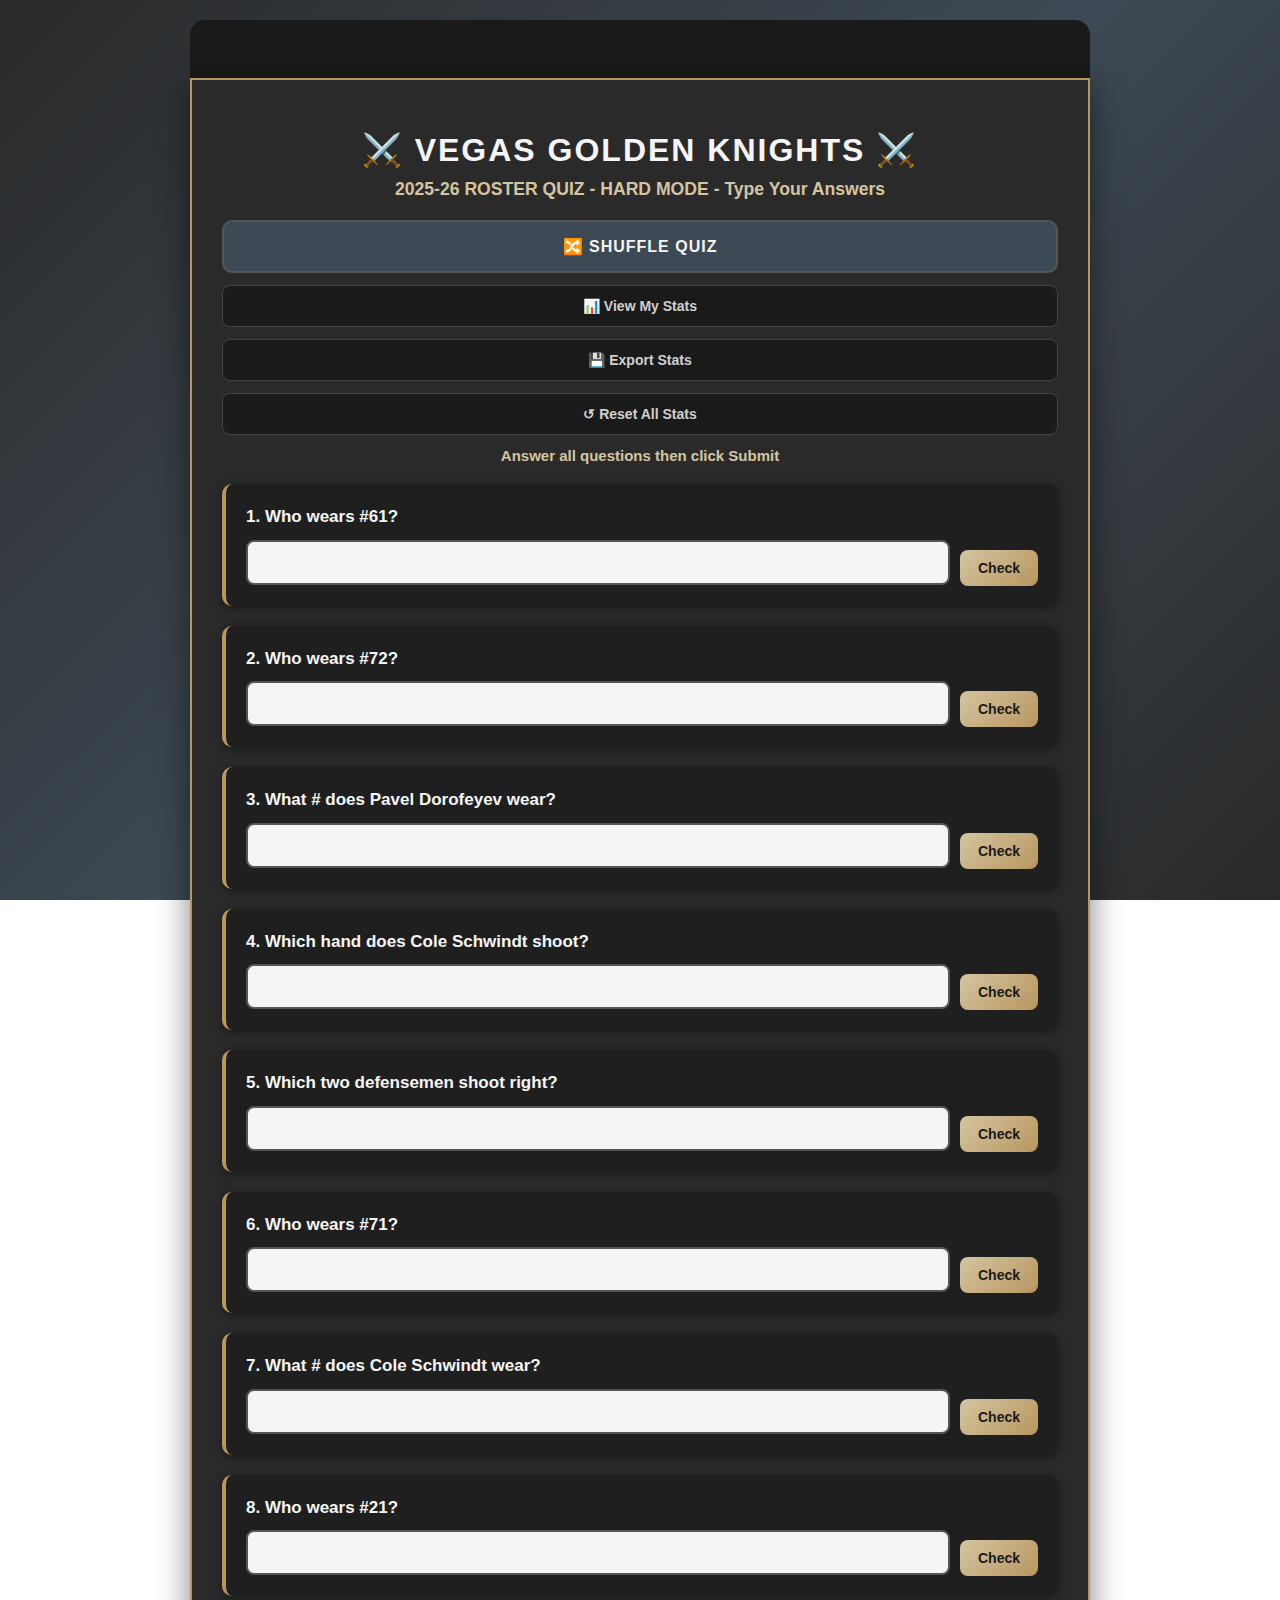
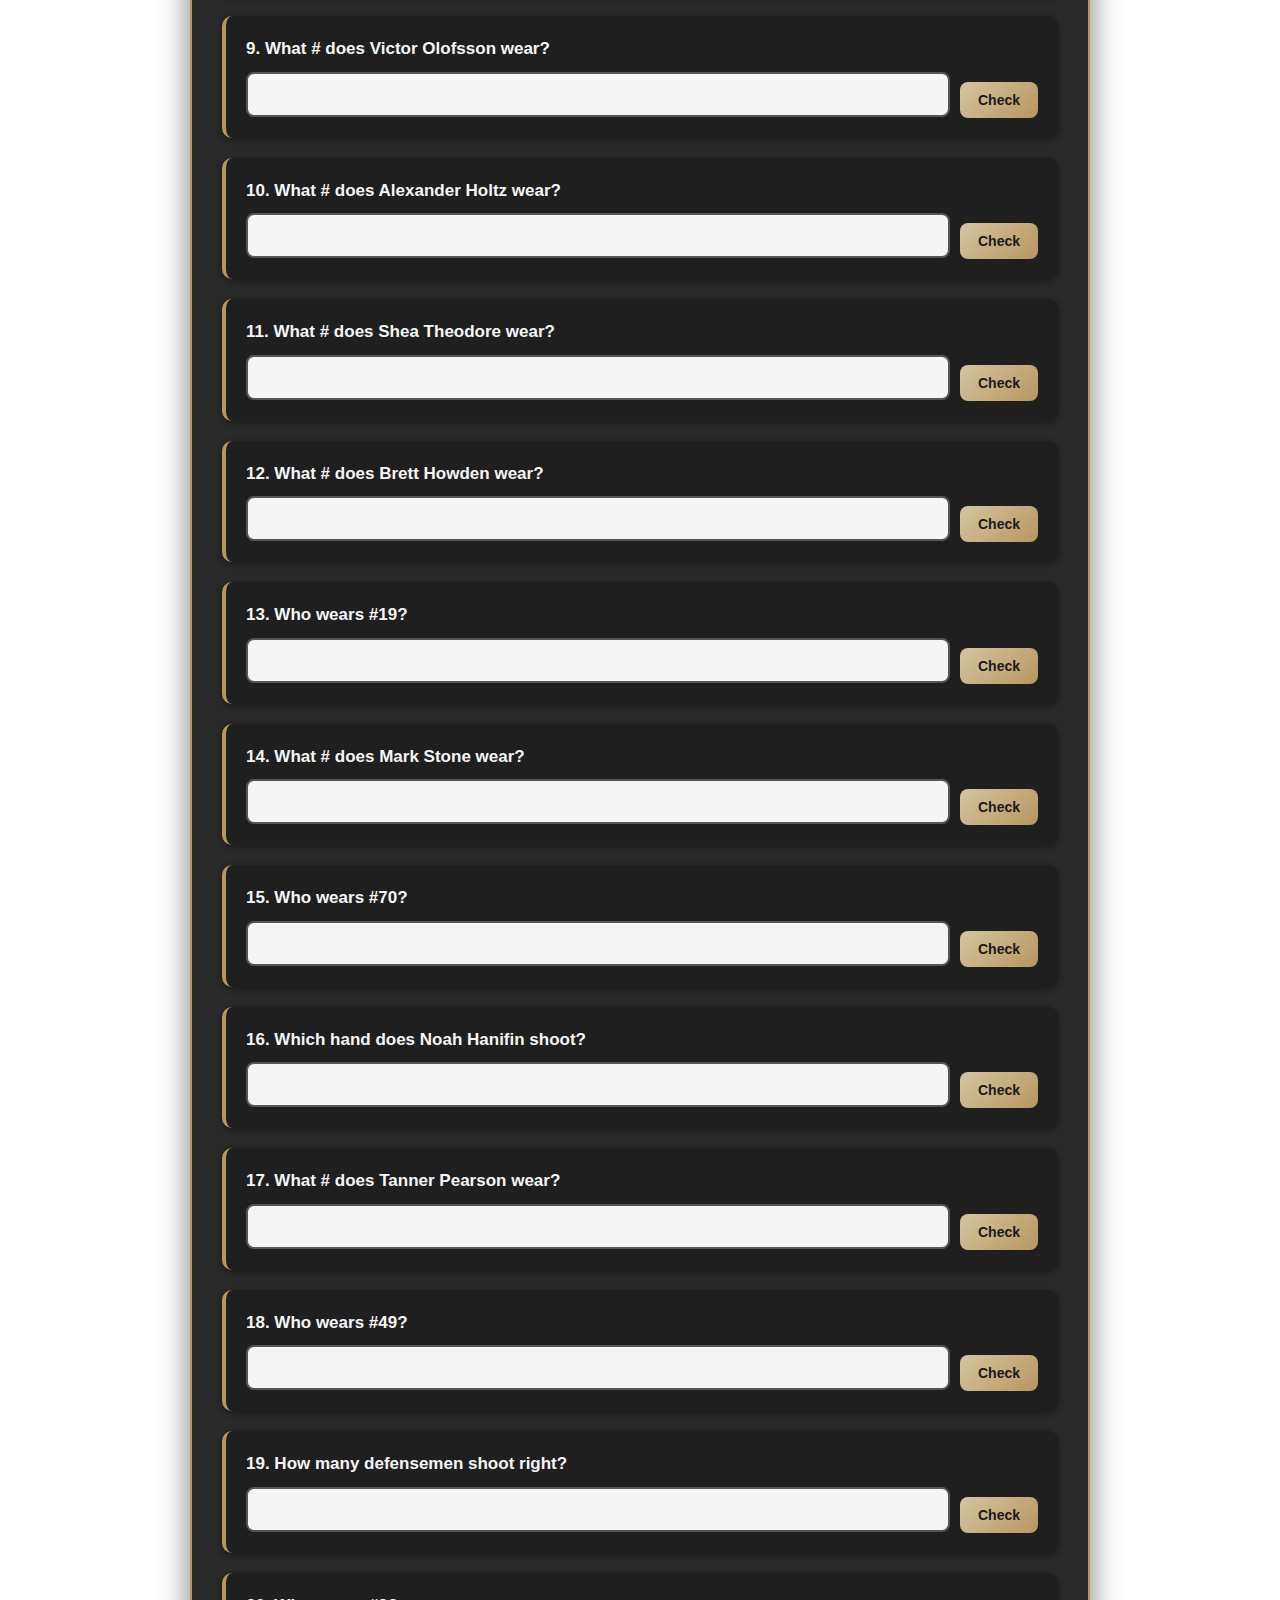
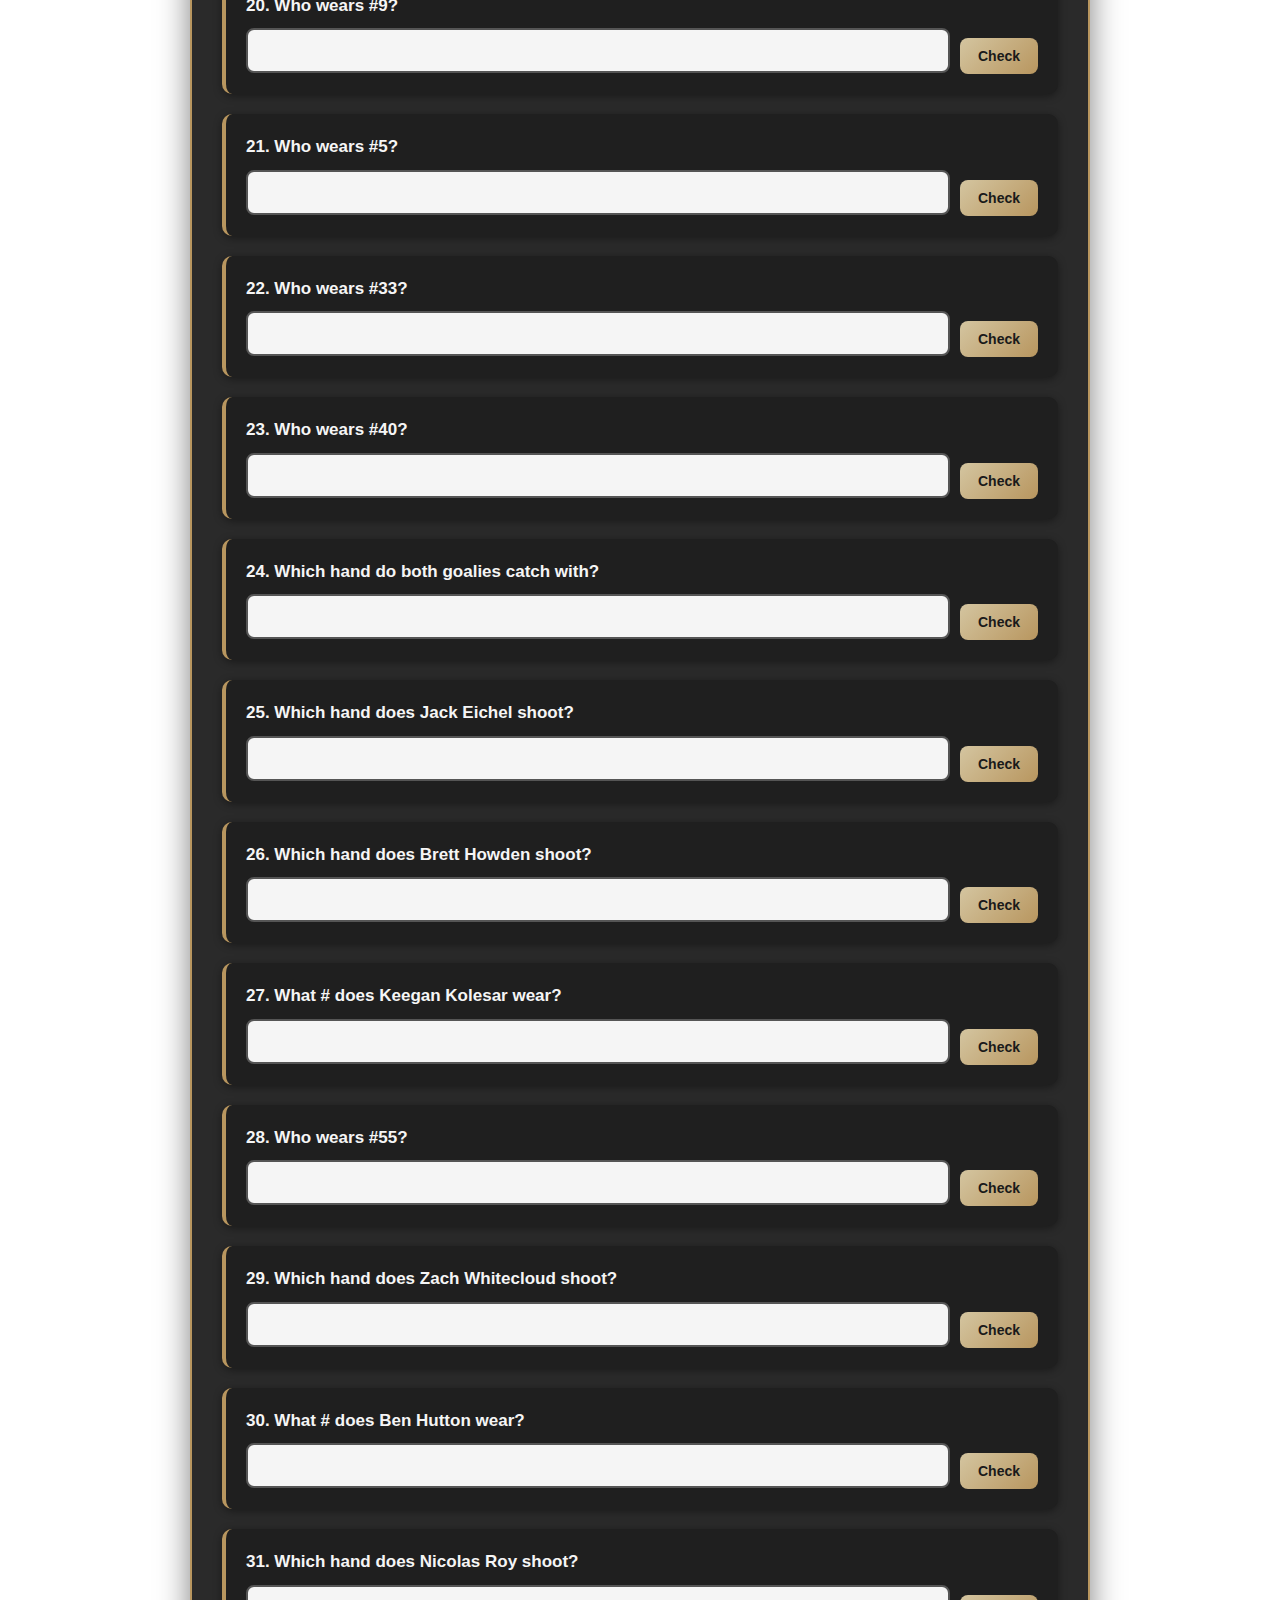
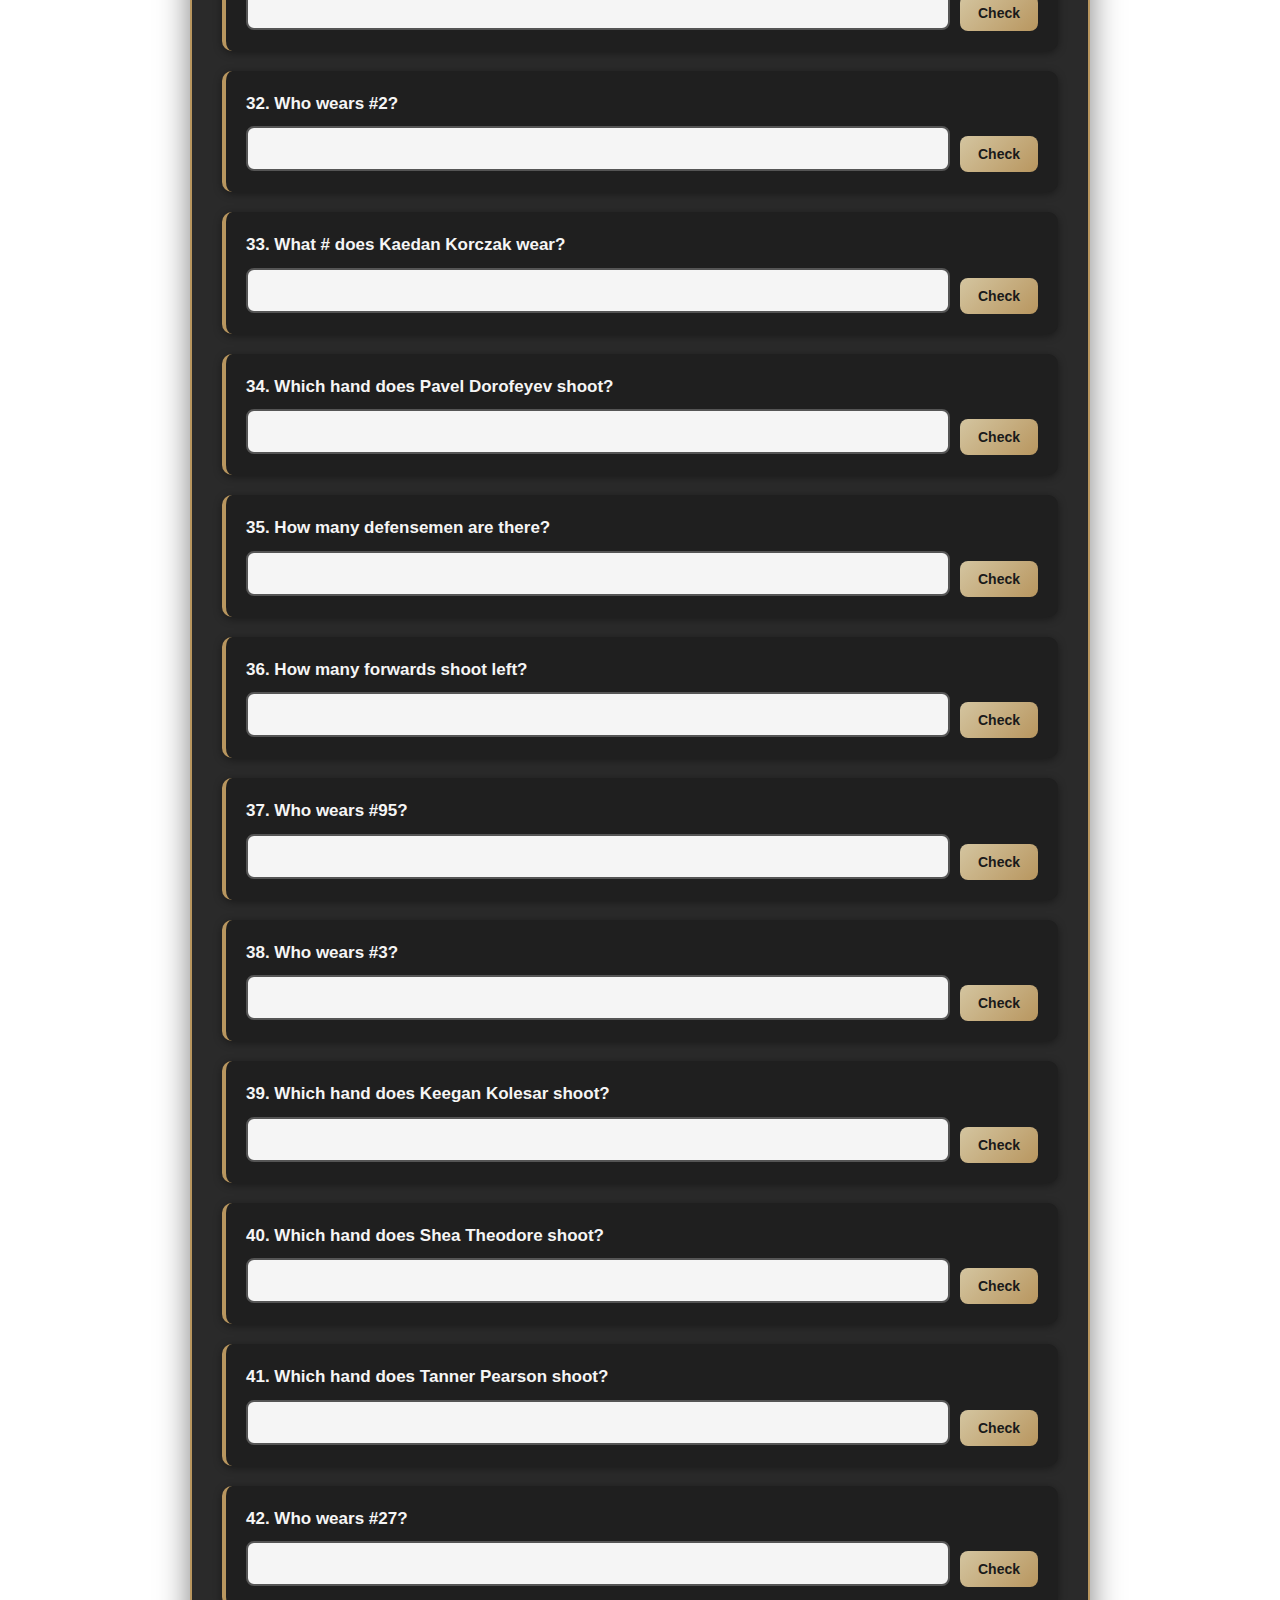
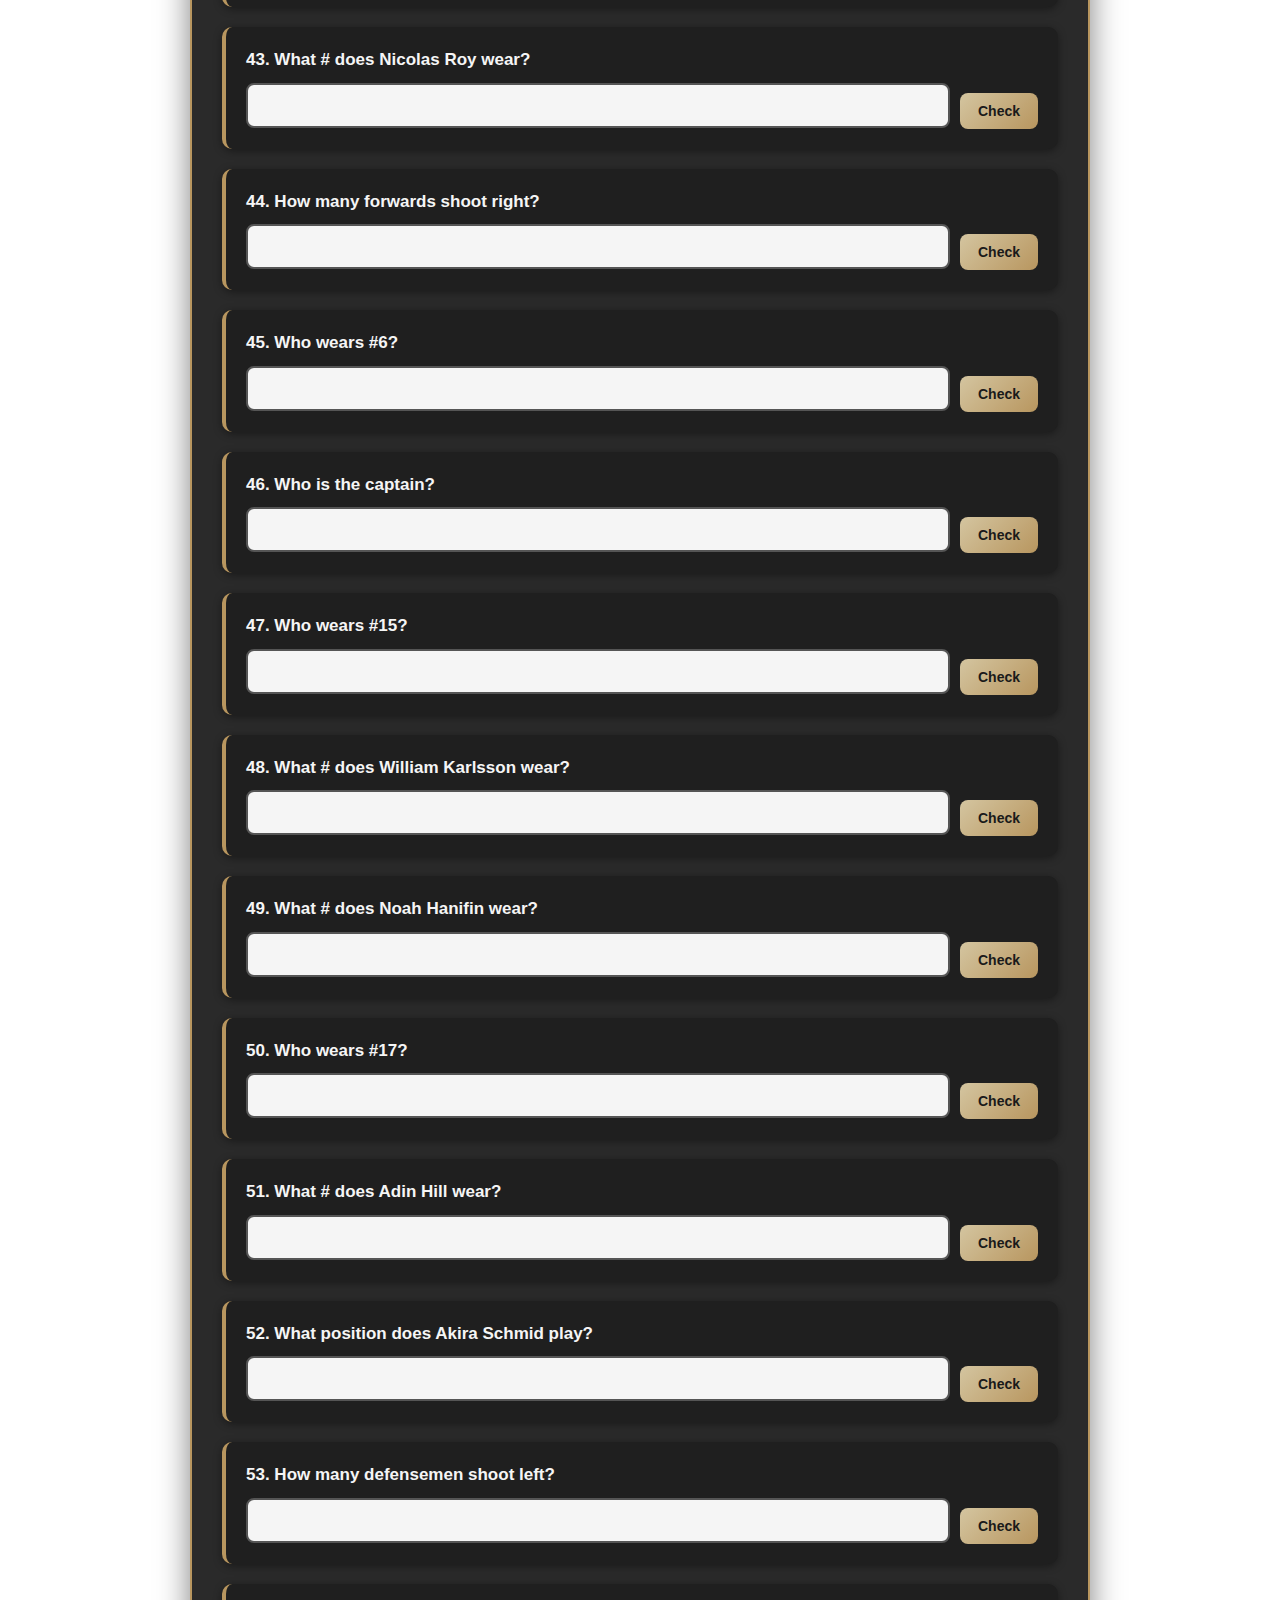
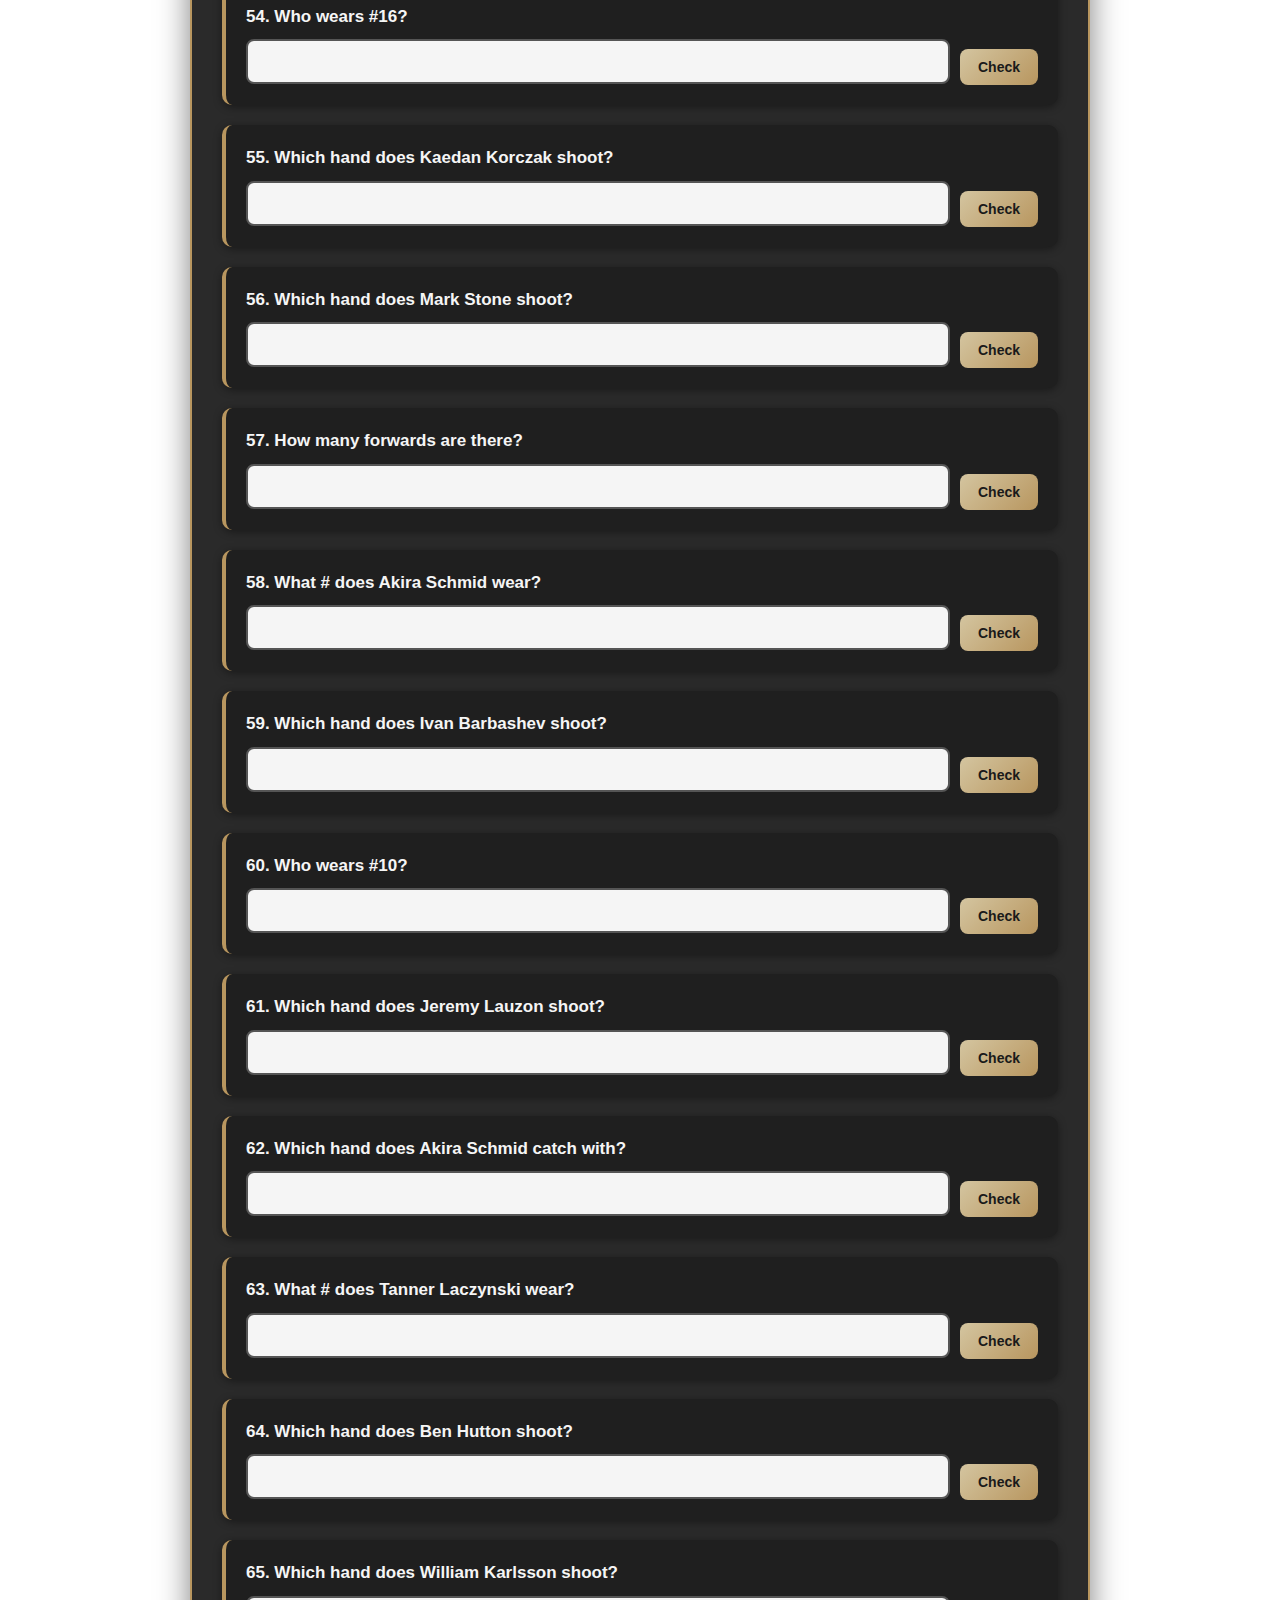
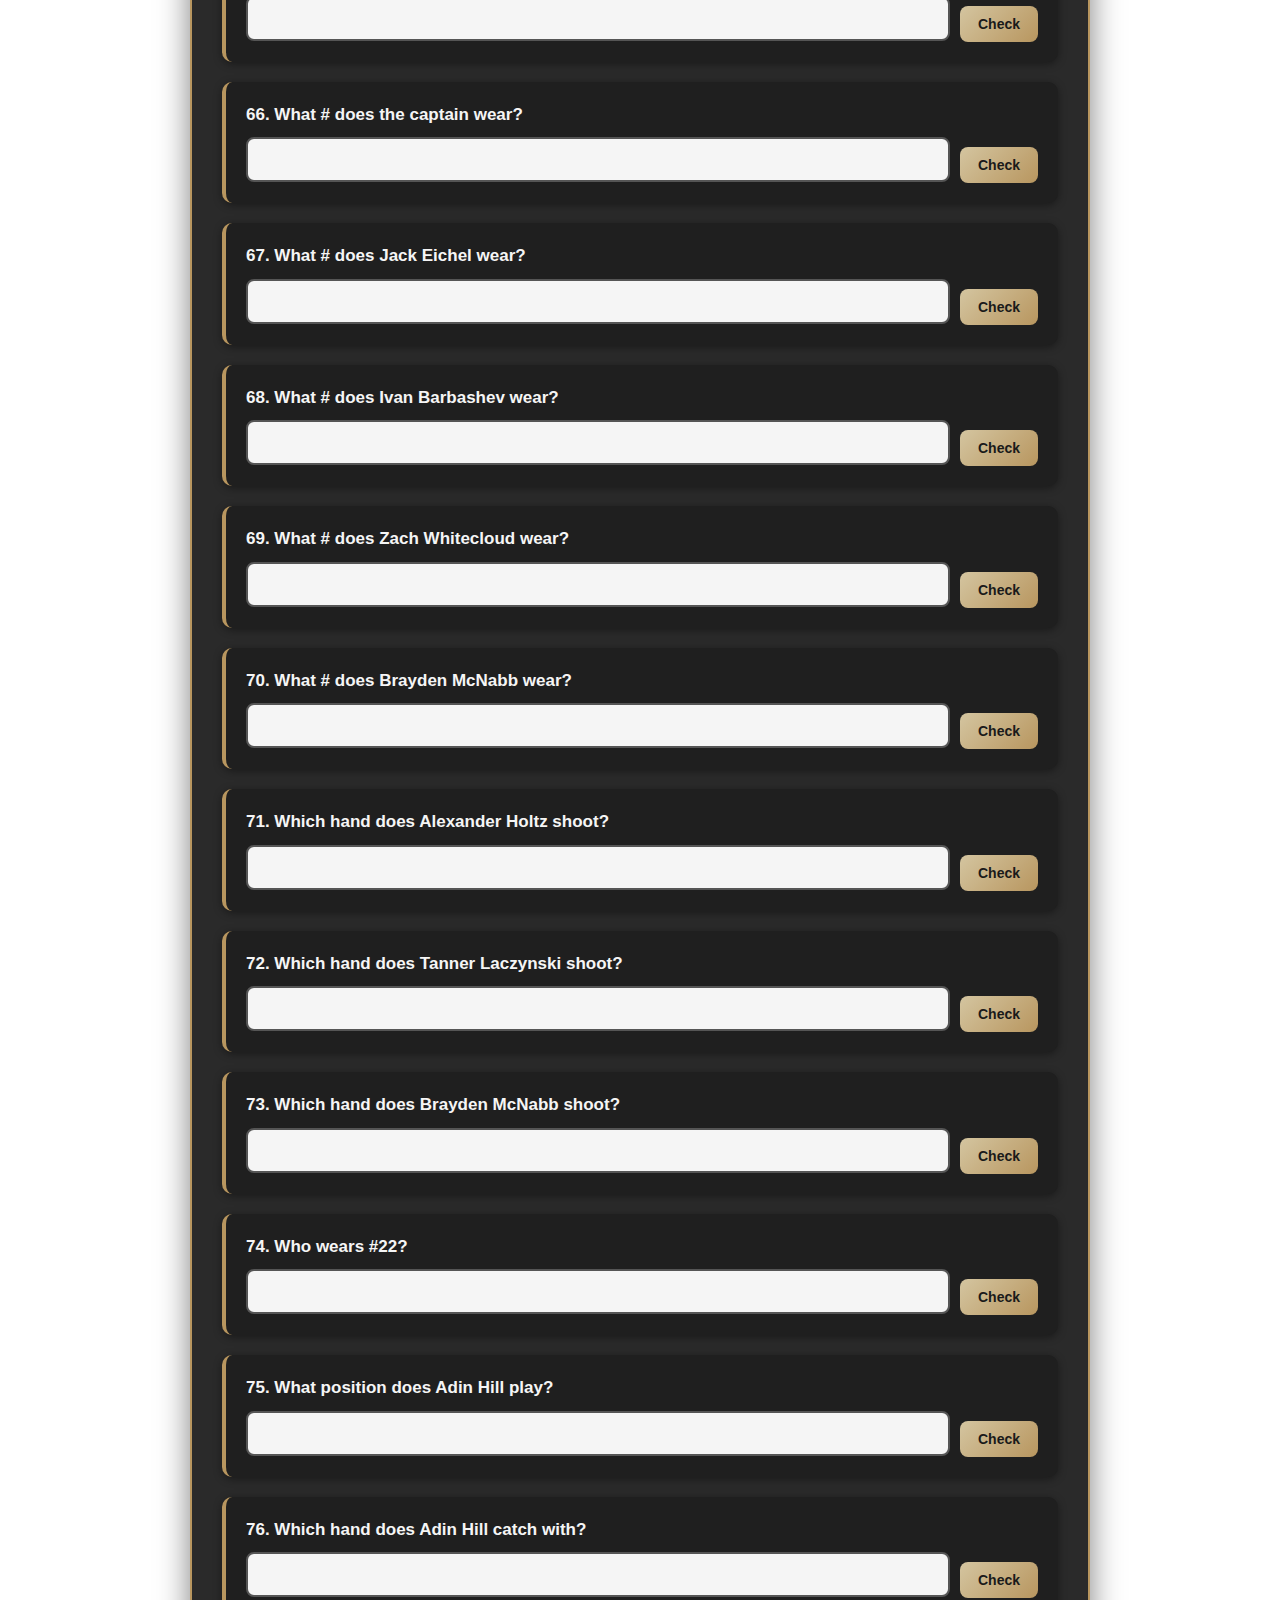
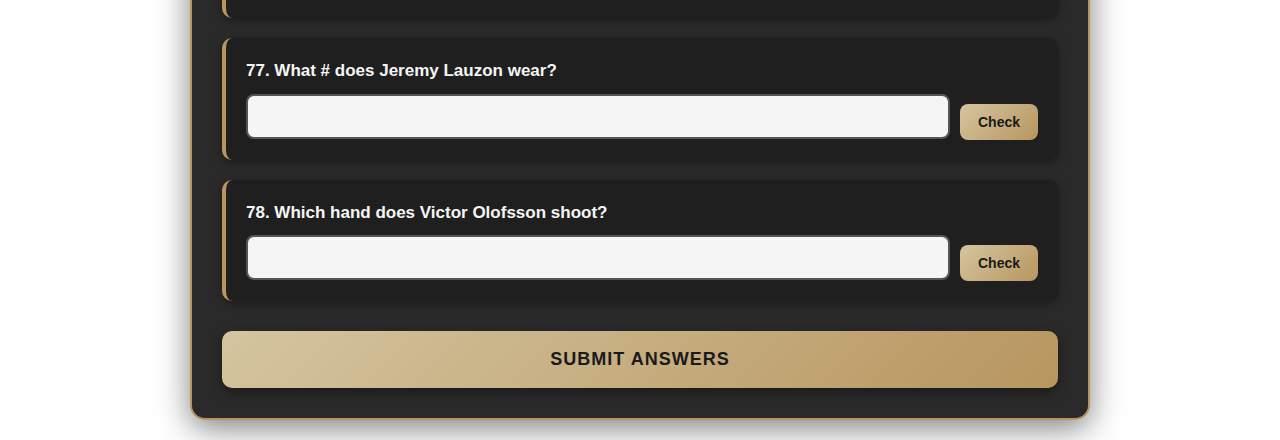
<file: 2025-26_VGK_Roster_Quiz_hard_classic.html>
<!DOCTYPE html>
<html lang="en">
<head>
    <meta charset="UTF-8">
    <meta name="viewport" content="width=device-width, initial-scale=1.0">
    <title>2025-26 VGK Roster Quiz - Hard Mode</title>
    <style>
        body {
            font-family: 'Arial', -apple-system, BlinkMacSystemFont, sans-serif;
            max-width: 900px;
            margin: 0 auto;
            padding: 20px;
            background: linear-gradient(135deg, #2a2a2a 0%, #3d4954 50%, #2a2a2a 100%);
            background-attachment: fixed;
            min-height: 100vh;
        }
        .logo-header {
            text-align: center;
            background: #1a1a1a;
            padding: 20px;
            border-radius: 15px 15px 0 0;
            margin-bottom: 0;
        }
        .logo-header img {
            max-width: 300px;
            height: auto;
        }
        .container {
            background: #2a2a2a;
            padding: 30px;
            border-radius: 0 0 15px 15px;
            box-shadow: 0 8px 32px rgba(0, 0, 0, 0.5);
            border: 2px solid #b8965f;
        }
        h1 {
            color: #f5f5f5;
            text-align: center;
            margin-bottom: 10px;
            font-size: 2em;
            text-transform: uppercase;
            letter-spacing: 2px;
            font-weight: 700;
        }
        .subtitle {
            color: #d4c5a0;
            text-align: center;
            font-size: 1.1em;
            margin-bottom: 20px;
            font-weight: 600;
        }
        .question {
            margin: 20px 0;
            padding: 20px;
            background: #1f1f1f;
            border-radius: 10px;
            border-left: 4px solid #b8965f;
            box-shadow: 0 2px 8px rgba(0, 0, 0, 0.4);
        }
        .question-text {
            font-size: 17px;
            font-weight: 600;
            margin-bottom: 10px;
            color: #f5f5f5;
            line-height: 1.5;
        }
        input[type="text"] {
            width: 100%;
            padding: 12px;
            font-size: 15px;
            border: 2px solid #555;
            border-radius: 8px;
            box-sizing: border-box;
            background: #f5f5f5;
            color: #1a1a1a;
            transition: all 0.2s;
            font-weight: 500;
        }
        input[type="text"]:focus {
            outline: none;
            border-color: #b8965f;
            box-shadow: 0 0 10px rgba(184, 150, 95, 0.3);
            background: white;
        }
        .feedback {
            margin-top: 10px;
            padding: 12px;
            border-radius: 8px;
            display: none;
            font-weight: 600;
            font-size: 15px;
        }
        .correct {
            background: #2e5930;
            color: #a5d6a7;
            border: 2px solid #4CAF50;
        }
        .incorrect {
            background: #5a2e2e;
            color: #ef9a9a;
            border: 2px solid #f44336;
        }
        .submit-btn {
            display: block;
            width: 100%;
            padding: 18px;
            font-size: 18px;
            font-weight: 700;
            color: #1a1a1a;
            background: linear-gradient(135deg, #d4c5a0 0%, #b8965f 100%);
            border: none;
            border-radius: 10px;
            cursor: pointer;
            margin-top: 30px;
            text-transform: uppercase;
            letter-spacing: 1px;
            box-shadow: 0 4px 12px rgba(0, 0, 0, 0.4);
            transition: all 0.2s;
        }
        .submit-btn:hover {
            background: linear-gradient(135deg, #e0d3b3 0%, #c7a66f 100%);
            transform: translateY(-2px);
            box-shadow: 0 6px 16px rgba(0, 0, 0, 0.5);
        }
        .shuffle-btn {
            display: block;
            width: 100%;
            padding: 15px;
            font-size: 16px;
            font-weight: 600;
            color: #f5f5f5;
            background: #3d4954;
            border: 2px solid #555;
            border-radius: 10px;
            cursor: pointer;
            margin-bottom: 12px;
            text-transform: uppercase;
            letter-spacing: 1px;
            transition: all 0.2s;
        }
        .shuffle-btn:hover {
            background: #4a5866;
            border-color: #b8965f;
            transform: translateY(-2px);
        }
        .reset-btn {
            display: block;
            width: 100%;
            padding: 12px;
            font-size: 14px;
            font-weight: 600;
            color: #d0d0d0;
            background: #1a1a1a;
            border: 1px solid #444;
            border-radius: 8px;
            cursor: pointer;
            margin-bottom: 12px;
            transition: all 0.2s;
        }
        .reset-btn:hover {
            background: #2a2a2a;
            border-color: #666;
        }
        .check-btn {
            padding: 10px 18px;
            font-size: 14px;
            font-weight: 600;
            color: #1a1a1a;
            background: linear-gradient(135deg, #d4c5a0 0%, #b8965f 100%);
            border: none;
            border-radius: 8px;
            cursor: pointer;
            margin-top: 10px;
            transition: all 0.2s;
        }
        .check-btn:hover {
            background: linear-gradient(135deg, #e0d3b3 0%, #c7a66f 100%);
            transform: translateY(-1px);
        }
        .input-row {
            display: flex;
            gap: 10px;
            align-items: flex-start;
        }
        .input-row input {
            flex: 1;
        }
        .status-badge {
            display: inline-block;
            padding: 4px 10px;
            border-radius: 5px;
            font-size: 11px;
            font-weight: 700;
            margin-left: 10px;
            text-transform: uppercase;
            letter-spacing: 0.5px;
        }
        .status-wrong {
            background: #5a2e2e;
            color: #ef9a9a;
            border: 1px solid #f44336;
        }
        .status-correct {
            background: #2e5930;
            color: #a5d6a7;
            border: 1px solid #4CAF50;
        }
        .score {
            text-align: center;
            font-size: 26px;
            font-weight: 700;
            margin: 20px 0;
            padding: 25px;
            background: linear-gradient(135deg, #d4c5a0 0%, #b8965f 100%);
            border-radius: 10px;
            display: none;
            color: #1a1a1a;
            text-transform: uppercase;
            letter-spacing: 2px;
            box-shadow: 0 4px 12px rgba(0, 0, 0, 0.4);
        }
        .progress {
            text-align: center;
            color: #d4c5a0;
            margin-bottom: 20px;
            font-size: 15px;
            font-weight: 600;
        }
    </style>
</head>
<body>
    <div class="logo-header">
        <img src="[data-uri]" alt="Vegas Golden Knights" style="background: url('[data-uri]'); background-size: contain; background-repeat: no-repeat; background-position: center;">
    </div>
    
    <div class="container">
        <h1>⚔️ Vegas Golden Knights ⚔️</h1>
        <div class="subtitle">2025-26 ROSTER QUIZ - HARD MODE - Type Your Answers</div>
        <button class="shuffle-btn" onclick="shuffleQuiz()">🔀 Shuffle Quiz</button>
        <button class="reset-btn" onclick="viewStats()">📊 View My Stats</button>
        <button class="reset-btn" onclick="exportStats()">💾 Export Stats</button>
        <button class="reset-btn" onclick="resetStats()">↺ Reset All Stats</button>
        <div class="progress" id="progress">Answer all questions then click Submit</div>
        <div class="score" id="score"></div>
        <form id="quizForm">
            <div id="questions"></div>
            <button type="submit" class="submit-btn">Submit Answers</button>
        </form>
    </div>

    <script>
        const questions = [
            // Goalies
            {q: "What # does Adin Hill wear?", a: ["33"]},
            {q: "What # does Akira Schmid wear?", a: ["40"]},
            {q: "Which hand do both goalies catch with?", a: ["left", "l"]},
            {q: "Who wears #33?", a: ["adin hill", "hill"]},
            {q: "Who wears #40?", a: ["akira schmid", "schmid"]},
            {q: "What position does Adin Hill play?", a: ["g", "goalie", "goaltender"]},
            {q: "What position does Akira Schmid play?", a: ["g", "goalie", "goaltender"]},
            {q: "Which hand does Adin Hill catch with?", a: ["left", "l"]},
            {q: "Which hand does Akira Schmid catch with?", a: ["left", "l"]},
            
            // Defense
            {q: "What # does Zach Whitecloud wear?", a: ["2"]},
            {q: "What # does Brayden McNabb wear?", a: ["3"]},
            {q: "What # does Jeremy Lauzon wear?", a: ["5"]},
            {q: "What # does Kaedan Korczak wear?", a: ["6"]},
            {q: "What # does Noah Hanifin wear?", a: ["15"]},
            {q: "What # does Ben Hutton wear?", a: ["17"]},
            {q: "What # does Shea Theodore wear?", a: ["27"]},
            {q: "Who wears #2?", a: ["zach whitecloud", "whitecloud"]},
            {q: "Who wears #3?", a: ["brayden mcnabb", "mcnabb"]},
            {q: "Who wears #5?", a: ["jeremy lauzon", "lauzon"]},
            {q: "Who wears #6?", a: ["kaedan korczak", "korczak"]},
            {q: "Who wears #15?", a: ["noah hanifin", "hanifin"]},
            {q: "Who wears #17?", a: ["ben hutton", "hutton"]},
            {q: "Who wears #27?", a: ["shea theodore", "theodore"]},
            {q: "Which two defensemen shoot right?", a: ["whitecloud and korczak", "korczak and whitecloud", "whitecloud korczak", "korczak whitecloud", "zach whitecloud and kaedan korczak", "kaedan korczak and zach whitecloud"]},
            {q: "Which hand does Zach Whitecloud shoot?", a: ["right", "r"]},
            {q: "Which hand does Brayden McNabb shoot?", a: ["left", "l"]},
            {q: "Which hand does Jeremy Lauzon shoot?", a: ["left", "l"]},
            {q: "Which hand does Kaedan Korczak shoot?", a: ["right", "r"]},
            {q: "Which hand does Noah Hanifin shoot?", a: ["left", "l"]},
            {q: "Which hand does Ben Hutton shoot?", a: ["left", "l"]},
            {q: "Which hand does Shea Theodore shoot?", a: ["left", "l"]},
            {q: "How many defensemen are there?", a: ["7", "seven"]},
            {q: "How many defensemen shoot right?", a: ["2", "two"]},
            {q: "How many defensemen shoot left?", a: ["5", "five"]},
            
            // Forwards
            {q: "What # does Tanner Pearson wear?", a: ["70"]},
            {q: "What # does William Karlsson wear?", a: ["71"]},
            {q: "What # does Ivan Barbashev wear?", a: ["49"]},
            {q: "What # does Brett Howden wear?", a: ["21"]},
            {q: "What # does Nicolas Roy wear?", a: ["10"]},
            {q: "What # does Pavel Dorofeyev wear?", a: ["16"]},
            {q: "What # does Alexander Holtz wear?", a: ["19"]},
            {q: "What # does Victor Olofsson wear?", a: ["95"]},
            {q: "What # does Keegan Kolesar wear?", a: ["55"]},
            {q: "What # does Cole Schwindt wear?", a: ["72"]},
            {q: "What # does Tanner Laczynski wear?", a: ["22"]},
            {q: "What # does Jack Eichel wear?", a: ["9"]},
            {q: "What # does Mark Stone wear?", a: ["61"]},
            {q: "Who wears #70?", a: ["tanner pearson", "pearson"]},
            {q: "Who wears #71?", a: ["william karlsson", "karlsson"]},
            {q: "Who wears #49?", a: ["ivan barbashev", "barbashev"]},
            {q: "Who wears #21?", a: ["brett howden", "howden"]},
            {q: "Who wears #10?", a: ["nicolas roy", "roy"]},
            {q: "Who wears #16?", a: ["pavel dorofeyev", "dorofeyev"]},
            {q: "Who wears #19?", a: ["alexander holtz", "holtz"]},
            {q: "Who wears #95?", a: ["victor olofsson", "olofsson"]},
            {q: "Who wears #55?", a: ["keegan kolesar", "kolesar"]},
            {q: "Who wears #72?", a: ["cole schwindt", "schwindt"]},
            {q: "Who wears #22?", a: ["tanner laczynski", "laczynski"]},
            {q: "Who wears #9?", a: ["jack eichel", "eichel"]},
            {q: "Who wears #61?", a: ["mark stone", "stone"]},
            {q: "Which hand does Tanner Pearson shoot?", a: ["left", "l"]},
            {q: "Which hand does William Karlsson shoot?", a: ["left", "l"]},
            {q: "Which hand does Ivan Barbashev shoot?", a: ["left", "l"]},
            {q: "Which hand does Brett Howden shoot?", a: ["right", "r"]},
            {q: "Which hand does Nicolas Roy shoot?", a: ["right", "r"]},
            {q: "Which hand does Pavel Dorofeyev shoot?", a: ["left", "l"]},
            {q: "Which hand does Alexander Holtz shoot?", a: ["left", "l"]},
            {q: "Which hand does Victor Olofsson shoot?", a: ["right", "r"]},
            {q: "Which hand does Keegan Kolesar shoot?", a: ["right", "r"]},
            {q: "Which hand does Cole Schwindt shoot?", a: ["right", "r"]},
            {q: "Which hand does Tanner Laczynski shoot?", a: ["right", "r"]},
            {q: "Which hand does Jack Eichel shoot?", a: ["right", "r"]},
            {q: "Which hand does Mark Stone shoot?", a: ["right", "r"]},
            {q: "How many forwards are there?", a: ["13", "thirteen"]},
            {q: "How many forwards shoot right?", a: ["8", "eight"]},
            {q: "How many forwards shoot left?", a: ["5", "five"]},
            {q: "Who is the captain?", a: ["mark stone", "stone"]},
            {q: "What # does the captain wear?", a: ["61"]},
        ];

        let shuffledQuestions = [];
        let userAnswers = {};
        let questionStats = {};

        function loadStats() {
            const saved = localStorage.getItem('hardRosterQuizStats');
            if (saved) {
                questionStats = JSON.parse(saved);
            }
        }

        function saveStats() {
            localStorage.setItem('hardRosterQuizStats', JSON.stringify(questionStats));
        }

        function shuffle(arr) {
            for (let i = arr.length - 1; i > 0; i--) {
                const j = Math.floor(Math.random() * (i + 1));
                [arr[i], arr[j]] = [arr[j], arr[i]];
            }
            return arr;
        }

        function smartShuffle(array) {
            const wrong = [];
            const unanswered = [];
            const correct = [];

            array.forEach(q => {
                const stat = questionStats[q.q];
                if (!stat) {
                    unanswered.push(q);
                } else if (stat.lastResult === 'incorrect') {
                    wrong.push(q);
                } else if (stat.lastResult === 'correct') {
                    correct.push(q);
                }
            });

            return [...shuffle(wrong), ...shuffle(unanswered), ...shuffle(correct)];
        }

        function checkAnswer(index) {
            const input = document.getElementById(`a${index}`);
            const feedback = document.getElementById(`f${index}`);
            const userAnswer = input.value.trim().toLowerCase();
            const correctAnswers = shuffledQuestions[index].a;
            
            if (correctAnswers.includes(userAnswer)) {
                feedback.className = 'feedback correct';
                feedback.textContent = '✓ Correct!';
                feedback.style.display = 'block';
            } else {
                feedback.className = 'feedback incorrect';
                feedback.textContent = `✗ Accepted: ${correctAnswers.join(' or ')}`;
                feedback.style.display = 'block';
            }
        }

        function generateQuiz() {
            shuffledQuestions = smartShuffle([...questions]);
            const questionsDiv = document.getElementById('questions');
            questionsDiv.innerHTML = '';
            document.getElementById('score').style.display = 'none';
            userAnswers = {};

            const wrong = questions.filter(q => questionStats[q.q]?.lastResult === 'incorrect').length;
            const correct = questions.filter(q => questionStats[q.q]?.lastResult === 'correct').length;
            const unanswered = questions.length - wrong - correct;
            
            let progressMsg = 'Answer all questions then click Submit';
            if (wrong > 0 || correct > 0) {
                progressMsg = `📊 Questions prioritized: ${wrong} wrong (first), ${unanswered} unanswered, ${correct} correct`;
            }
            document.getElementById('progress').textContent = progressMsg;

            shuffledQuestions.forEach((item, index) => {
                const qDiv = document.createElement('div');
                qDiv.className = 'question';
                
                let statusBadge = '';
                const stat = questionStats[item.q];
                if (stat?.lastResult === 'incorrect') {
                    statusBadge = '<span class="status-badge status-wrong">Previously Wrong</span>';
                } else if (stat?.lastResult === 'correct') {
                    statusBadge = '<span class="status-badge status-correct">Previously Correct</span>';
                }
                
                qDiv.innerHTML = `
                    <div class="question-text">${index + 1}. ${item.q}${statusBadge}</div>
                    <div class="input-row">
                        <input type="text" id="a${index}" autocomplete="off">
                        <button type="button" class="check-btn" onclick="checkAnswer(${index})">Check</button>
                    </div>
                    <div class="feedback" id="f${index}"></div>
                `;
                questionsDiv.appendChild(qDiv);
            });
        }

        function shuffleQuiz() {
            generateQuiz();
            window.scrollTo({ top: 0, behavior: 'smooth' });
        }

        function resetStats() {
            if (confirm('Reset all question statistics? This will clear your progress.')) {
                questionStats = {};
                localStorage.removeItem('hardRosterQuizStats');
                generateQuiz();
                window.scrollTo({ top: 0, behavior: 'smooth' });
            }
        }

        function exportStats() {
            const statsText = JSON.stringify(questionStats, null, 2);
            const blob = new Blob([statsText], { type: 'application/json' });
            const url = URL.createObjectURL(blob);
            const a = document.createElement('a');
            a.href = url;
            a.download = 'hard-roster-quiz-stats.json';
            a.click();
            URL.revokeObjectURL(url);
        }

        function viewStats() {
            const totalQuestions = questions.length;
            const answeredQuestions = Object.keys(questionStats).length;
            const unanswered = totalQuestions - answeredQuestions;
            
            let correct = 0;
            let incorrect = 0;
            let totalCorrect = 0;
            let totalIncorrect = 0;
            
            Object.values(questionStats).forEach(stat => {
                if (stat.lastResult === 'correct') correct++;
                if (stat.lastResult === 'incorrect') incorrect++;
                totalCorrect += stat.correct || 0;
                totalIncorrect += stat.incorrect || 0;
            });
            
            const totalAttempts = totalCorrect + totalIncorrect;
            const accuracy = totalAttempts > 0 ? Math.round((totalCorrect / totalAttempts) * 100) : 0;
            
            alert(`
📊 HARD MODE STATISTICS

Overall Performance:
• Total Questions: ${totalQuestions}
• Questions Attempted: ${answeredQuestions}
• Not Yet Attempted: ${unanswered}

Current Status:
• Last Answered Correctly: ${correct}
• Last Answered Incorrectly: ${incorrect}
• Unanswered: ${unanswered}

All-Time Accuracy:
• Total Attempts: ${totalAttempts}
• Correct Answers: ${totalCorrect}
• Incorrect Answers: ${totalIncorrect}
• Accuracy Rate: ${accuracy}%

Questions you got wrong will appear first when you shuffle!
            `.trim());
        }

        loadStats();
        generateQuiz();

        document.getElementById('quizForm').addEventListener('submit', function(e) {
            e.preventDefault();
            
            let correct = 0;
            const total = shuffledQuestions.length;

            shuffledQuestions.forEach((item, index) => {
                const input = document.getElementById(`a${index}`);
                const feedback = document.getElementById(`f${index}`);
                const userAnswer = input.value.trim().toLowerCase();

                if (!questionStats[item.q]) {
                    questionStats[item.q] = { correct: 0, incorrect: 0 };
                }

                if (item.a.includes(userAnswer)) {
                    correct++;
                    questionStats[item.q].correct++;
                    questionStats[item.q].lastResult = 'correct';
                    feedback.className = 'feedback correct';
                    feedback.textContent = '✓ Correct!';
                } else {
                    questionStats[item.q].incorrect++;
                    questionStats[item.q].lastResult = 'incorrect';
                    feedback.className = 'feedback incorrect';
                    feedback.textContent = `✗ Correct: ${item.a.join(' or ')}`;
                }
                feedback.style.display = 'block';
            });

            const scoreDiv = document.getElementById('score');
            const percentage = Math.round((correct / total) * 100);
            scoreDiv.textContent = `Score: ${correct}/${total} (${percentage}%)`;
            scoreDiv.style.display = 'block';

            saveStats();
            window.scrollTo({ top: 0, behavior: 'smooth' });
        });
    </script>
</body>
</html>
</file>
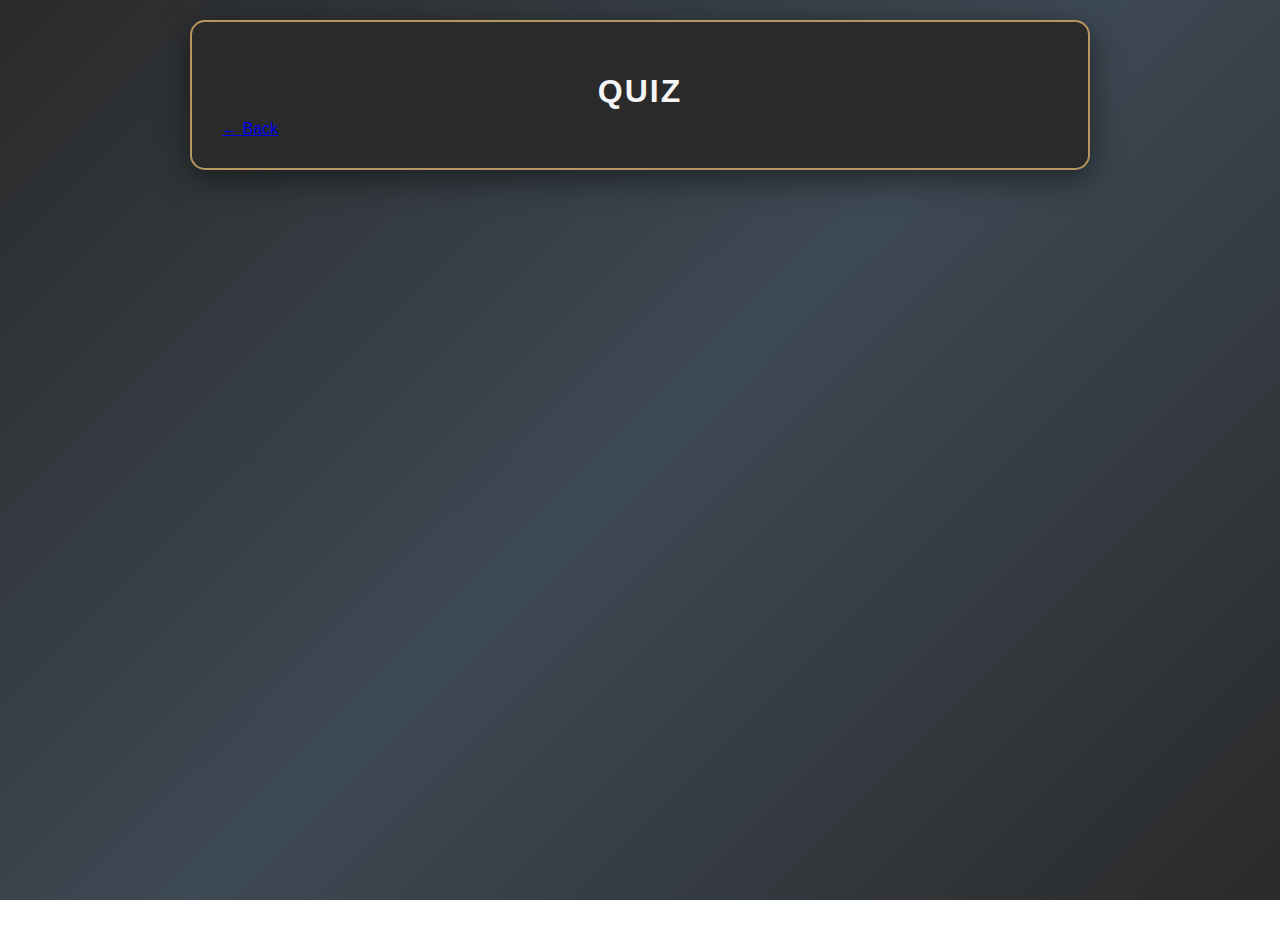
<file: quiz.html>
<!DOCTYPE html>
<html lang="en">
<head>
    <meta charset="UTF-8">
    <meta name="viewport" content="width=device-width, initial-scale=1.0">
    <title>Quiz - VGK</title>
    <link rel="stylesheet" href="style.css">
</head>
<body>
    <div class="container">
        <h1>Quiz</h1>
        <a href="index.html" class="btn-back">← Back</a>
        <div id="quiz-content"></div>
    </div>
    <script src="data.js"></script>
    <script src="quiz.js"></script>
</body>
</html>
</file>
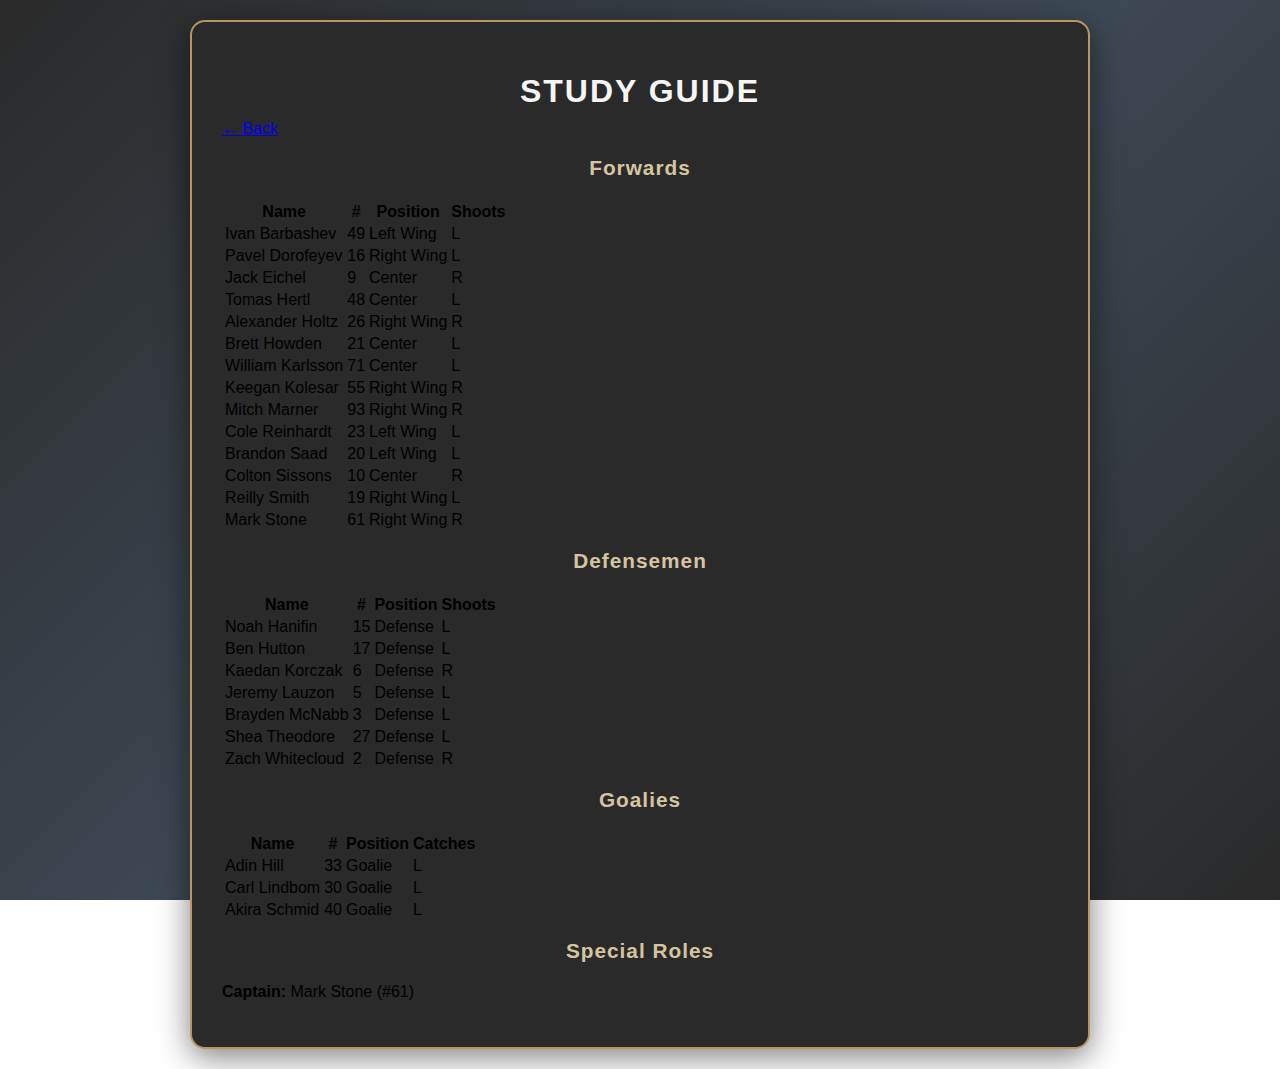
<file: study-guide.html>
<!DOCTYPE html>
<html lang="en">
<head>
    <meta charset="UTF-8">
    <meta name="viewport" content="width=device-width, initial-scale=1.0">
    <title>Study Guide - VGK</title>
    <link rel="stylesheet" href="style.css">
</head>
<body>
    <div class="container">
        <h1>Study Guide</h1>
        <a href="index.html" class="btn-back">← Back</a>
        <div id="study-content"></div>
    </div>
    <script src="data.js"></script>
    <script src="study-guide.js"></script>
</body>
</html>
</file>
<file: style.css>
/* Classic Palette (Default) */
:root {
    --bg-gradient-start: #2a2a2a;
    --bg-gradient-mid: #3d4954;
    --bg-gradient-end: #2a2a2a;
    --container-bg: #2a2a2a;
    --container-border: #b8965f;
    --container-shadow: rgba(0, 0, 0, 0.5);
    --h1-color: #f5f5f5;
    --h2-color: #d4c5a0;
    --h3-color: #d4c5a0;
    --question-bg: #1f1f1f;
    --question-border: #b8965f;
    --question-text: #f5f5f5;
    --option-bg: #f5f5f5;
    --option-text: #1a1a1a;
    --option-border: #555;
    --option-hover-border: #b8965f;
    --option-hover-shadow: rgba(184, 150, 95, 0.3);
    --option-selected-bg: #d4c5a0;
    --option-selected-border: #b8965f;
    --option-correct-bg: #81c784;
    --option-incorrect-bg: #e57373;
    --feedback-correct-bg: #2e5930;
    --feedback-correct-text: #a5d6a7;
    --feedback-incorrect-bg: #5a2e2e;
    --feedback-incorrect-text: #ef9a9a;
    --btn-primary-bg-start: #d4c5a0;
    --btn-primary-bg-end: #b8965f;
    --btn-primary-hover-start: #e0d3b3;
    --btn-primary-hover-end: #c7a66f;
    --btn-secondary-bg: #3d4954;
    --btn-secondary-border: #555;
    --btn-secondary-hover: #4a5866;
    --btn-tertiary-bg: #1a1a1a;
    --btn-tertiary-border: #444;
    --btn-tertiary-text: #d0d0d0;
    --btn-tertiary-hover: #2a2a2a;
    --progress-text: #d4c5a0;
    --status-wrong-bg: #5a2e2e;
    --status-wrong-text: #ef9a9a;
    --status-correct-bg: #2e5930;
    --status-correct-text: #a5d6a7;
    --category-bg: #1f1f1f;
    --category-border: #444;
    --category-hover-border: #b8965f;
    --category-hover-bg: #252525;
    --category-text: #f5f5f5;
    --category-count-text: #d4c5a0;
}

/* Bold Palette */
body.palette-bold {
    --bg-gradient-start: #1a1a1a;
    --bg-gradient-mid: #333F48;
    --bg-gradient-end: #1a1a1a;
    --container-bg: rgba(0, 0, 0, 0.85);
    --container-border: #FFD700;
    --container-shadow: rgba(255, 215, 0, 0.3);
    --h1-color: #FFD700;
    --h2-color: #FFC947;
    --h3-color: #FFD700;
    --question-bg: linear-gradient(135deg, #333F48 0%, #2a3540 100%);
    --question-border: #FFD700;
    --question-text: #ffffff;
    --option-bg: rgba(255, 255, 255, 0.95);
    --option-text: #000000;
    --option-border: #FFD700;
    --option-hover-border: #FFC947;
    --option-hover-shadow: rgba(255, 215, 0, 0.4);
    --option-selected-bg: rgba(255, 201, 71, 0.3);
    --option-selected-border: #FFC947;
    --option-correct-bg: rgba(76, 175, 80, 0.3);
    --option-incorrect-bg: rgba(244, 67, 54, 0.3);
    --feedback-correct-bg: rgba(76, 175, 80, 0.2);
    --feedback-correct-text: #4CAF50;
    --feedback-incorrect-bg: rgba(244, 67, 54, 0.2);
    --feedback-incorrect-text: #f44336;
    --btn-primary-bg-start: #FFD700;
    --btn-primary-bg-end: #FFC947;
    --btn-primary-hover-start: #FFC947;
    --btn-primary-hover-end: #d4c46a;
    --btn-secondary-bg: linear-gradient(135deg, #333F48 0%, #4a5866 100%);
    --btn-secondary-border: #FFD700;
    --btn-secondary-hover: linear-gradient(135deg, #4a5866 0%, #5a6876 100%);
    --btn-tertiary-bg: rgba(158, 158, 158, 0.3);
    --btn-tertiary-border: #9E9E9E;
    --btn-tertiary-text: #ffffff;
    --btn-tertiary-hover: rgba(117, 117, 117, 0.5);
    --progress-text: #FFC947;
    --status-wrong-bg: rgba(244, 67, 54, 0.3);
    --status-wrong-text: #ff6b6b;
    --status-correct-bg: rgba(76, 175, 80, 0.3);
    --status-correct-text: #81c784;
    --category-bg: linear-gradient(135deg, #333F48 0%, #2a3540 100%);
    --category-border: #FFD700;
    --category-hover-border: #FFC947;
    --category-hover-bg: linear-gradient(135deg, #4a5866 0%, #3d4755 100%);
    --category-text: #ffffff;
    --category-count-text: #FFC947;
}

body {
    font-family: 'Arial Black', Arial, sans-serif;
    max-width: 900px;
    margin: 0 auto;
    padding: 20px;
    background: linear-gradient(135deg, var(--bg-gradient-start) 0%, var(--bg-gradient-mid) 50%, var(--bg-gradient-end) 100%);
    background-attachment: fixed;
    min-height: 100vh;
}
.container {
    background: var(--container-bg);
    padding: 30px;
    border-radius: 15px;
    box-shadow: 0 8px 32px var(--container-shadow);
    border: 2px solid var(--container-border);
}
h1 {
    color: var(--h1-color);
    text-align: center;
    margin-bottom: 10px;
    font-size: 2em;
    text-transform: uppercase;
    letter-spacing: 2px;
    font-weight: 700;
}
h2 {
    color: var(--h2-color);
    text-align: center;
    margin-bottom: 20px;
    font-size: 1.3em;
    letter-spacing: 1px;
    font-weight: 600;
}
h3 {
    color: var(--h3-color);
    font-weight: 600;
}
.question {
    margin: 20px 0;
    padding: 20px;
    background: var(--question-bg);
    border-radius: 10px;
    border-left: 4px solid var(--question-border);
    box-shadow: 0 2px 8px rgba(0, 0, 0, 0.4);
}
.question-text {
    font-size: 17px;
    font-weight: 600;
    margin-bottom: 15px;
    color: var(--question-text);
    line-height: 1.5;
}
.options {
    display: flex;
    gap: 10px;
    margin-top: 10px;
}
.option-btn {
    flex: 1;
    padding: 15px;
    font-size: 15px;
    font-weight: 600;
    border: 2px solid var(--option-border);
    border-radius: 8px;
    background: var(--option-bg);
    color: var(--option-text);
    cursor: pointer;
    transition: all 0.2s;
}
.option-btn:hover {
    border-color: var(--option-hover-border);
    background: #ffffff;
    transform: translateY(-2px);
    box-shadow: 0 4px 12px var(--option-hover-shadow);
}
.option-btn.selected {
    background: var(--option-selected-bg);
    border-color: var(--option-selected-border);
    color: var(--option-text);
}
.option-btn.correct {
    background: var(--option-correct-bg);
    border-color: #4CAF50;
    color: var(--option-text);
}
.option-btn.incorrect {
    background: var(--option-incorrect-bg);
    border-color: #f44336;
    color: var(--option-text);
}
.feedback {
    margin-top: 10px;
    padding: 12px;
    border-radius: 8px;
    display: none;
    font-weight: 600;
    font-size: 15px;
}
.feedback.correct {
    background: var(--feedback-correct-bg);
    color: var(--feedback-correct-text);
    border: 2px solid #4CAF50;
}
.feedback.incorrect {
    background: var(--feedback-incorrect-bg);
    color: var(--feedback-incorrect-text);
    border: 2px solid #f44336;
}
.submit-btn {
    display: block;
    width: 100%;
    padding: 18px;
    font-size: 18px;
    font-weight: 700;
    color: #000000;
    background: linear-gradient(135deg, var(--btn-primary-bg-start) 0%, var(--btn-primary-bg-end) 100%);
    border: none;
    border-radius: 10px;
    cursor: pointer;
    margin-top: 30px;
    text-transform: uppercase;
    letter-spacing: 1px;
    box-shadow: 0 4px 12px rgba(0, 0, 0, 0.4);
    transition: all 0.2s;
}
.submit-btn:hover {
    background: linear-gradient(135deg, var(--btn-primary-hover-start) 0%, var(--btn-primary-hover-end) 100%);
    transform: translateY(-2px);
    box-shadow: 0 6px 16px rgba(0, 0, 0, 0.5);
}
.shuffle-btn {
    display: block;
    width: 100%;
    padding: 15px;
    font-size: 16px;
    font-weight: 600;
    color: #ffffff;
    background: var(--btn-secondary-bg);
    border: 2px solid var(--btn-secondary-border);
    border-radius: 10px;
    cursor: pointer;
    margin-bottom: 12px;
    text-transform: uppercase;
    letter-spacing: 1px;
    transition: all 0.2s;
}
.shuffle-btn:hover {
    background: var(--btn-secondary-hover);
    border-color: var(--option-hover-border);
    transform: translateY(-2px);
}
.reset-btn {
    display: block;
    width: 100%;
    padding: 12px;
    font-size: 14px;
    font-weight: 600;
    color: var(--btn-tertiary-text);
    background: var(--btn-tertiary-bg);
    border: 1px solid var(--btn-tertiary-border);
    border-radius: 8px;
    cursor: pointer;
    margin-bottom: 12px;
    transition: all 0.2s;
}
.reset-btn:hover {
    background: var(--btn-tertiary-hover);
    border-color: #666;
}
.score {
    text-align: center;
    font-size: 26px;
    font-weight: 700;
    margin: 20px 0;
    padding: 25px;
    background: linear-gradient(135deg, var(--btn-primary-bg-start) 0%, var(--btn-primary-bg-end) 100%);
    border-radius: 10px;
    display: none;
    color: #000000;
    text-transform: uppercase;
    letter-spacing: 2px;
    box-shadow: 0 4px 12px rgba(0, 0, 0, 0.4);
}
.progress {
    text-align: center;
    color: var(--progress-text);
    margin-bottom: 20px;
    font-size: 15px;
    font-weight: 600;
}
.status-badge {
    display: inline-block;
    padding: 4px 10px;
    border-radius: 5px;
    font-size: 11px;
    font-weight: 700;
    margin-left: 10px;
    text-transform: uppercase;
    letter-spacing: 0.5px;
}
.status-wrong {
    background: var(--status-wrong-bg);
    color: var(--status-wrong-text);
    border: 1px solid #f44336;
}
.status-correct {
    background: var(--status-correct-bg);
    color: var(--status-correct-text);
    border: 1px solid #4CAF50;
}
.start-screen {
    text-align: center;
}
.quiz-screen {
    display: none;
}
.category-selection {
    margin: 30px 0;
    text-align: left;
}
.category-option {
    display: flex;
    align-items: center;
    padding: 15px;
    margin: 10px 0;
    background: var(--category-bg);
    border-radius: 10px;
    cursor: pointer;
    border: 2px solid var(--category-border);
    transition: all 0.2s;
}
.category-option:hover {
    border-color: var(--category-hover-border);
    background: var(--category-hover-bg);
}
.category-option input[type="checkbox"] {
    margin-right: 12px;
    width: 20px;
    height: 20px;
    cursor: pointer;
}
.category-option label {
    cursor: pointer;
    font-weight: 600;
    color: var(--category-text);
    font-size: 16px;
}
.category-count {
    color: var(--category-count-text);
    font-size: 13px;
    font-weight: normal;
    margin-top: 5px;
}
.start-quiz-btn {
    display: block;
    width: 100%;
    padding: 20px;
    font-size: 20px;
    font-weight: 700;
    color: #000000;
    background: linear-gradient(135deg, var(--btn-primary-bg-start) 0%, var(--btn-primary-bg-end) 100%);
    border: none;
    border-radius: 10px;
    cursor: pointer;
    margin-top: 20px;
    text-transform: uppercase;
    letter-spacing: 2px;
    transition: all 0.2s;
}
.start-quiz-btn:hover {
    background: linear-gradient(135deg, var(--btn-primary-hover-start) 0%, var(--btn-primary-hover-end) 100%);
    transform: translateY(-2px);
}
.start-quiz-btn:disabled {
    opacity: 0.5;
    cursor: not-allowed;
}
.back-btn {
    display: inline-block;
    padding: 10px 20px;
    font-size: 16px;
    font-weight: bold;
    color: var(--btn-tertiary-text);
    background: var(--btn-tertiary-bg);
    border: 1px solid var(--btn-tertiary-border);
    border-radius: 8px;
    cursor: pointer;
    margin-bottom: 20px;
    transition: all 0.3s;
}
.back-btn:hover {
    background: var(--btn-tertiary-hover);
}
.palette-selection {
    display: flex;
    gap: 15px;
    margin: 15px 0;
    justify-content: center;
}
.palette-option {
    flex: 1;
    max-width: 200px;
    padding: 15px;
    background: var(--category-bg);
    border: 2px solid var(--category-border);
    border-radius: 10px;
    cursor: pointer;
    transition: all 0.2s;
    text-align: center;
}
.palette-option:hover {
    border-color: var(--category-hover-border);
    background: var(--category-hover-bg);
}
.palette-option input[type="radio"] {
    display: none;
}
.palette-option input[type="radio"]:checked + label {
    font-weight: 700;
}
.palette-option input[type="radio"]:checked ~ .palette-preview {
    border-width: 3px;
}
.palette-option label {
    cursor: pointer;
    font-weight: 600;
    color: var(--category-text);
    font-size: 16px;
    display: block;
    margin-bottom: 10px;
}
.palette-preview {
    height: 30px;
    border-radius: 5px;
    margin-top: 10px;
    border: 2px solid #444;
    transition: all 0.2s;
}
.classic-preview {
    background: linear-gradient(90deg, #b8965f 0%, #d4c5a0 50%, #2a2a2a 100%);
}
.bold-preview {
    background: linear-gradient(90deg, #FFD700 0%, #FFC947 50%, #1a1a1a 100%);
}
</file>
